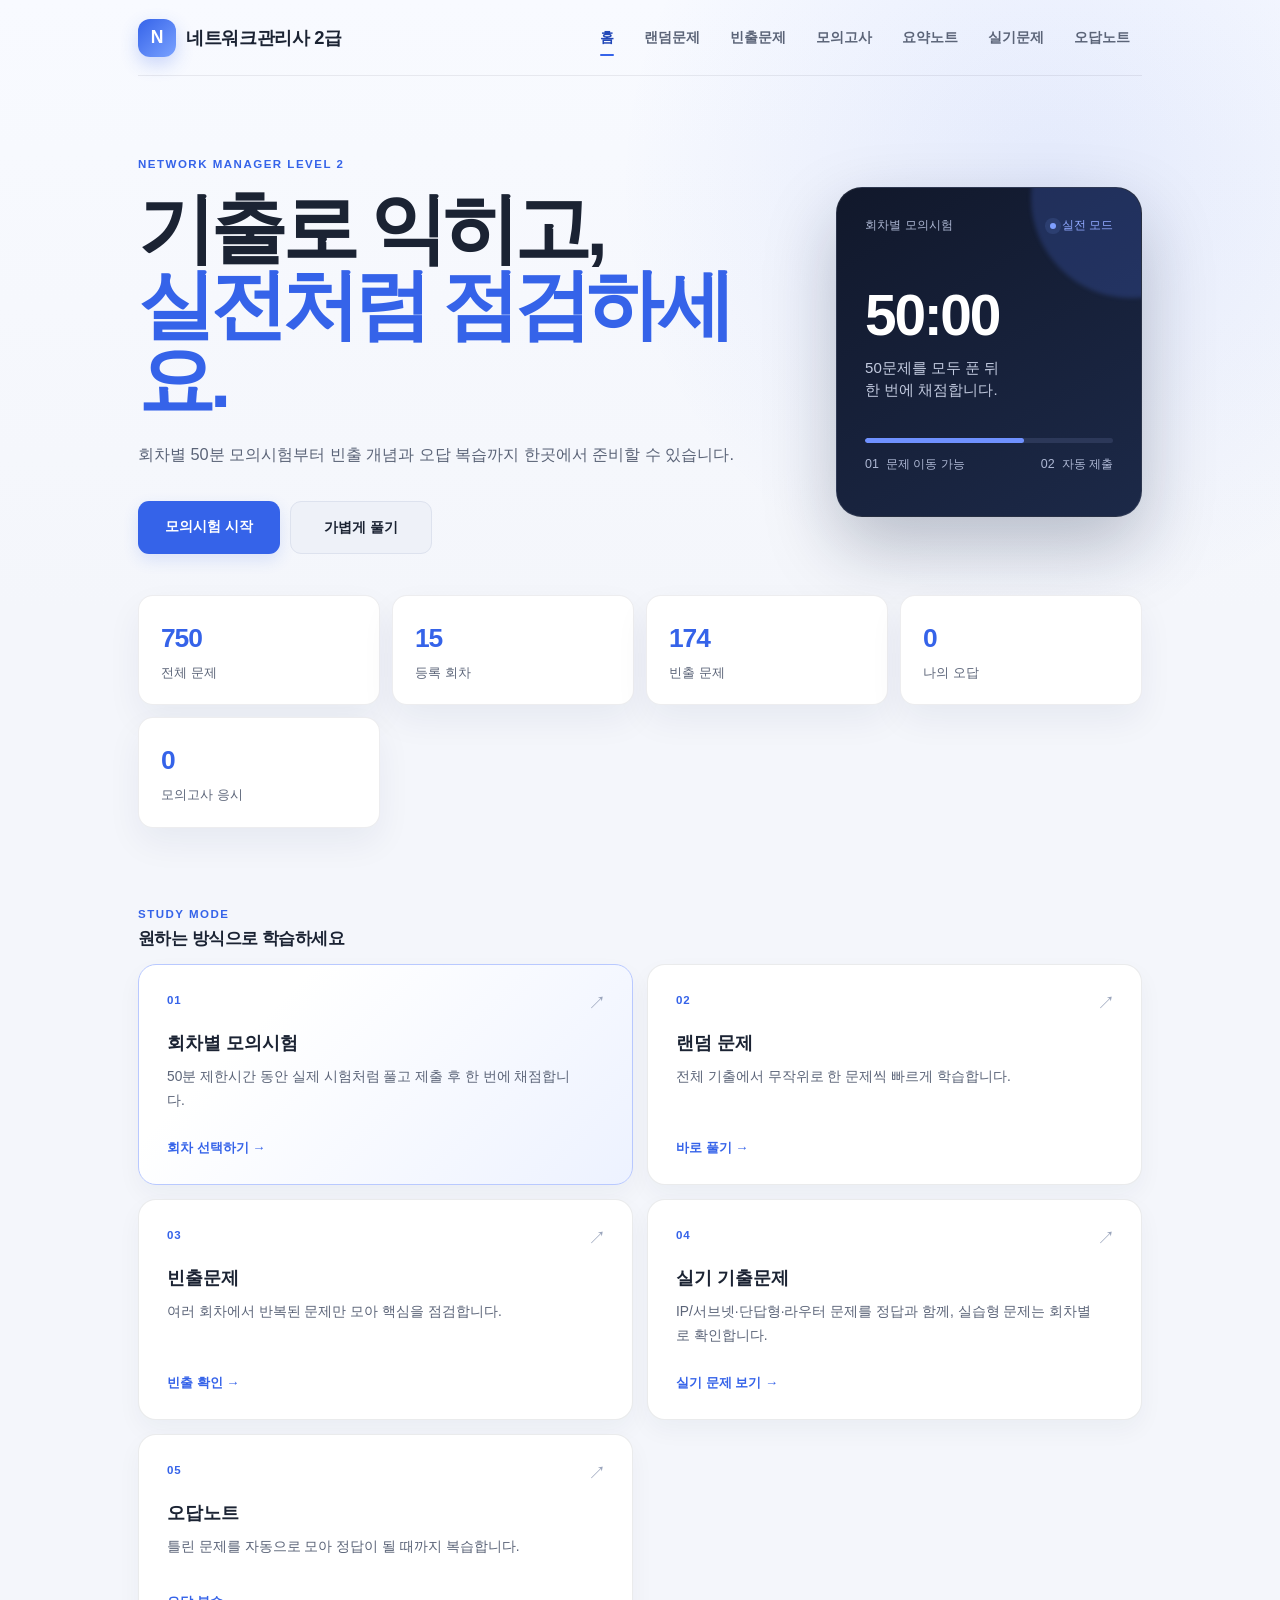
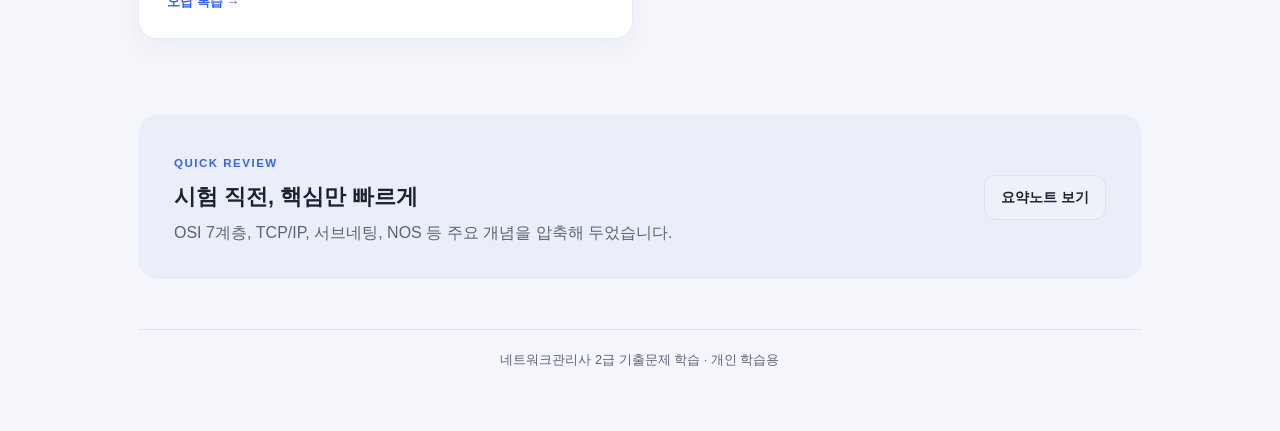
<file: index.html>
<!doctype html>
<html lang="ko">
<head>
  <meta charset="UTF-8" />
  <meta name="viewport" content="width=device-width, initial-scale=1.0" />
  <meta name="description" content="네트워크관리사 2급 기출문제 모의시험과 핵심 요약" />
  <title>네트워크관리사 2급 기출문제</title>
  <link rel="stylesheet" href="css/style.css?v=20260826-1" />
</head>
<body>
  <div class="wrap">
    <header class="site-header">
      <a class="brand" href="index.html"><span class="logo">N</span><span>네트워크관리사 2급</span></a>
      <nav class="top-nav" aria-label="주요 메뉴">
        <a href="index.html" class="active">홈</a>
        <a href="quiz.html?mode=random">랜덤문제</a>
        <a href="quiz.html?mode=frequent">빈출문제</a>
        <a href="quiz.html?mode=round">모의고사</a>
        <a href="summary.html">요약노트</a>
        <a href="practical.html">실기문제</a>
        <a href="quiz.html?mode=wrong">오답노트</a>
      </nav>
    </header>

    <main>
      <section class="home-hero">
        <div class="hero-copy">
          <span class="eyebrow">NETWORK MANAGER LEVEL 2</span>
          <h1>기출로 익히고,<br /><em>실전처럼 점검하세요.</em></h1>
          <p>회차별 50분 모의시험부터 빈출 개념과 오답 복습까지 한곳에서 준비할 수 있습니다.</p>
          <div class="hero-actions">
            <a class="btn large" href="quiz.html?mode=round">모의시험 시작</a>
            <a class="btn secondary large" href="quiz.html?mode=random">가볍게 풀기</a>
          </div>
        </div>
        <div class="hero-panel" aria-label="모의시험 안내">
          <div class="panel-top"><span>회차별 모의시험</span><span class="live-dot"><i></i> 실전 모드</span></div>
          <strong>50:00</strong>
          <p>50문제를 모두 푼 뒤<br />한 번에 채점합니다.</p>
          <div class="mini-progress"><span></span></div>
          <div class="panel-meta"><span>01&nbsp;&nbsp;문제 이동 가능</span><span>02&nbsp;&nbsp;자동 제출</span></div>
        </div>
      </section>

      <div class="stat-row" id="statRow">
        <div class="stat-card"><div class="num" id="statTotal">-</div><div class="label">전체 문제</div></div>
        <div class="stat-card"><div class="num" id="statRounds">-</div><div class="label">등록 회차</div></div>
        <div class="stat-card"><div class="num" id="statFreq">-</div><div class="label">빈출 문제</div></div>
        <div class="stat-card"><div class="num" id="statWrong">-</div><div class="label">나의 오답</div></div>
        <div class="stat-card"><div class="num" id="statExam">-</div><div class="label">모의고사 응시</div></div>
      </div>

      <section class="block">
        <div class="section-heading"><div><span class="eyebrow">STUDY MODE</span><h2>원하는 방식으로 학습하세요</h2></div></div>
        <div class="menu-grid">
          <a class="menu-card featured" href="quiz.html?mode=round"><div class="card-icon">01</div><h3>회차별 모의시험</h3><p>50분 제한시간 동안 실제 시험처럼 풀고 제출 후 한 번에 채점합니다.</p><span class="card-link">회차 선택하기 →</span></a>
          <a class="menu-card" href="quiz.html?mode=random"><div class="card-icon">02</div><h3>랜덤 문제</h3><p>전체 기출에서 무작위로 한 문제씩 빠르게 학습합니다.</p><span class="card-link">바로 풀기 →</span></a>
          <a class="menu-card" href="quiz.html?mode=frequent"><div class="card-icon">03</div><h3>빈출문제</h3><p>여러 회차에서 반복된 문제만 모아 핵심을 점검합니다.</p><span class="card-link">빈출 확인 →</span></a>
          <a class="menu-card" href="practical.html"><div class="card-icon">04</div><h3>실기 기출문제</h3><p>IP/서브넷·단답형·라우터 문제를 정답과 함께, 실습형 문제는 회차별로 확인합니다.</p><span class="card-link">실기 문제 보기 →</span></a>
          <a class="menu-card" href="quiz.html?mode=wrong"><div class="card-icon">05</div><h3>오답노트</h3><p>틀린 문제를 자동으로 모아 정답이 될 때까지 복습합니다.</p><span class="card-link">오답 복습 →</span></a>
        </div>
      </section>

      <section class="summary-banner">
        <div><span class="eyebrow">QUICK REVIEW</span><h2>시험 직전, 핵심만 빠르게</h2><p>OSI 7계층, TCP/IP, 서브네팅, NOS 등 주요 개념을 압축해 두었습니다.</p></div>
        <a class="btn secondary" href="summary.html">요약노트 보기</a>
      </section>
    </main>
    <footer class="site-footer">네트워크관리사 2급 기출문제 학습 · 개인 학습용</footer>
  </div>
  <script src="js/data.js"></script>
  <script>
    (async () => {
      try {
        const bank = await loadQuestionBank();
        const qs = bank.questions || [];
        document.getElementById("statTotal").textContent = qs.length.toLocaleString();
        document.getElementById("statRounds").textContent = getRounds(qs).length;
        document.getElementById("statFreq").textContent = getFrequentQuestions(qs, 2).length;
      } catch (error) { console.error(error); }
      document.getElementById("statWrong").textContent = getWrongQuestions().length;
      document.getElementById("statExam").textContent = getExamAttempts().length;
    })();
  </script>
</body>
</html>
</file>
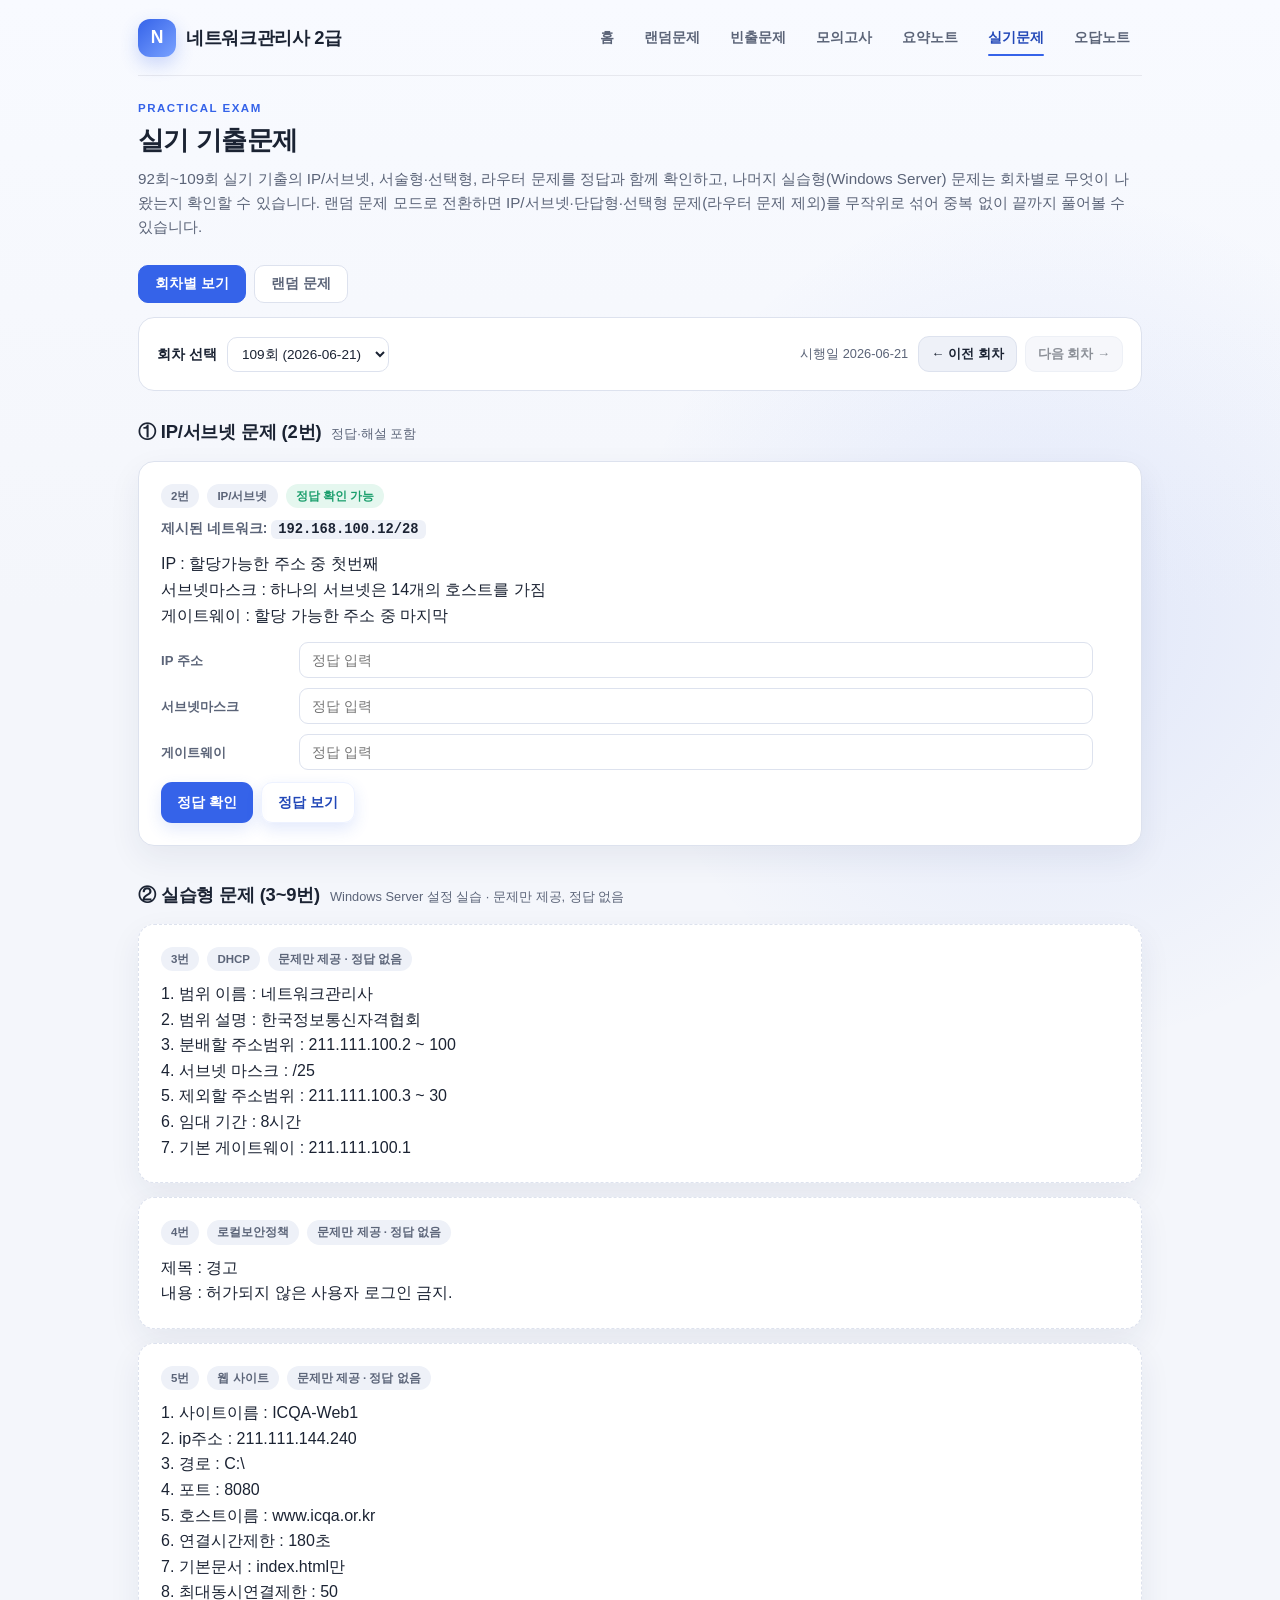
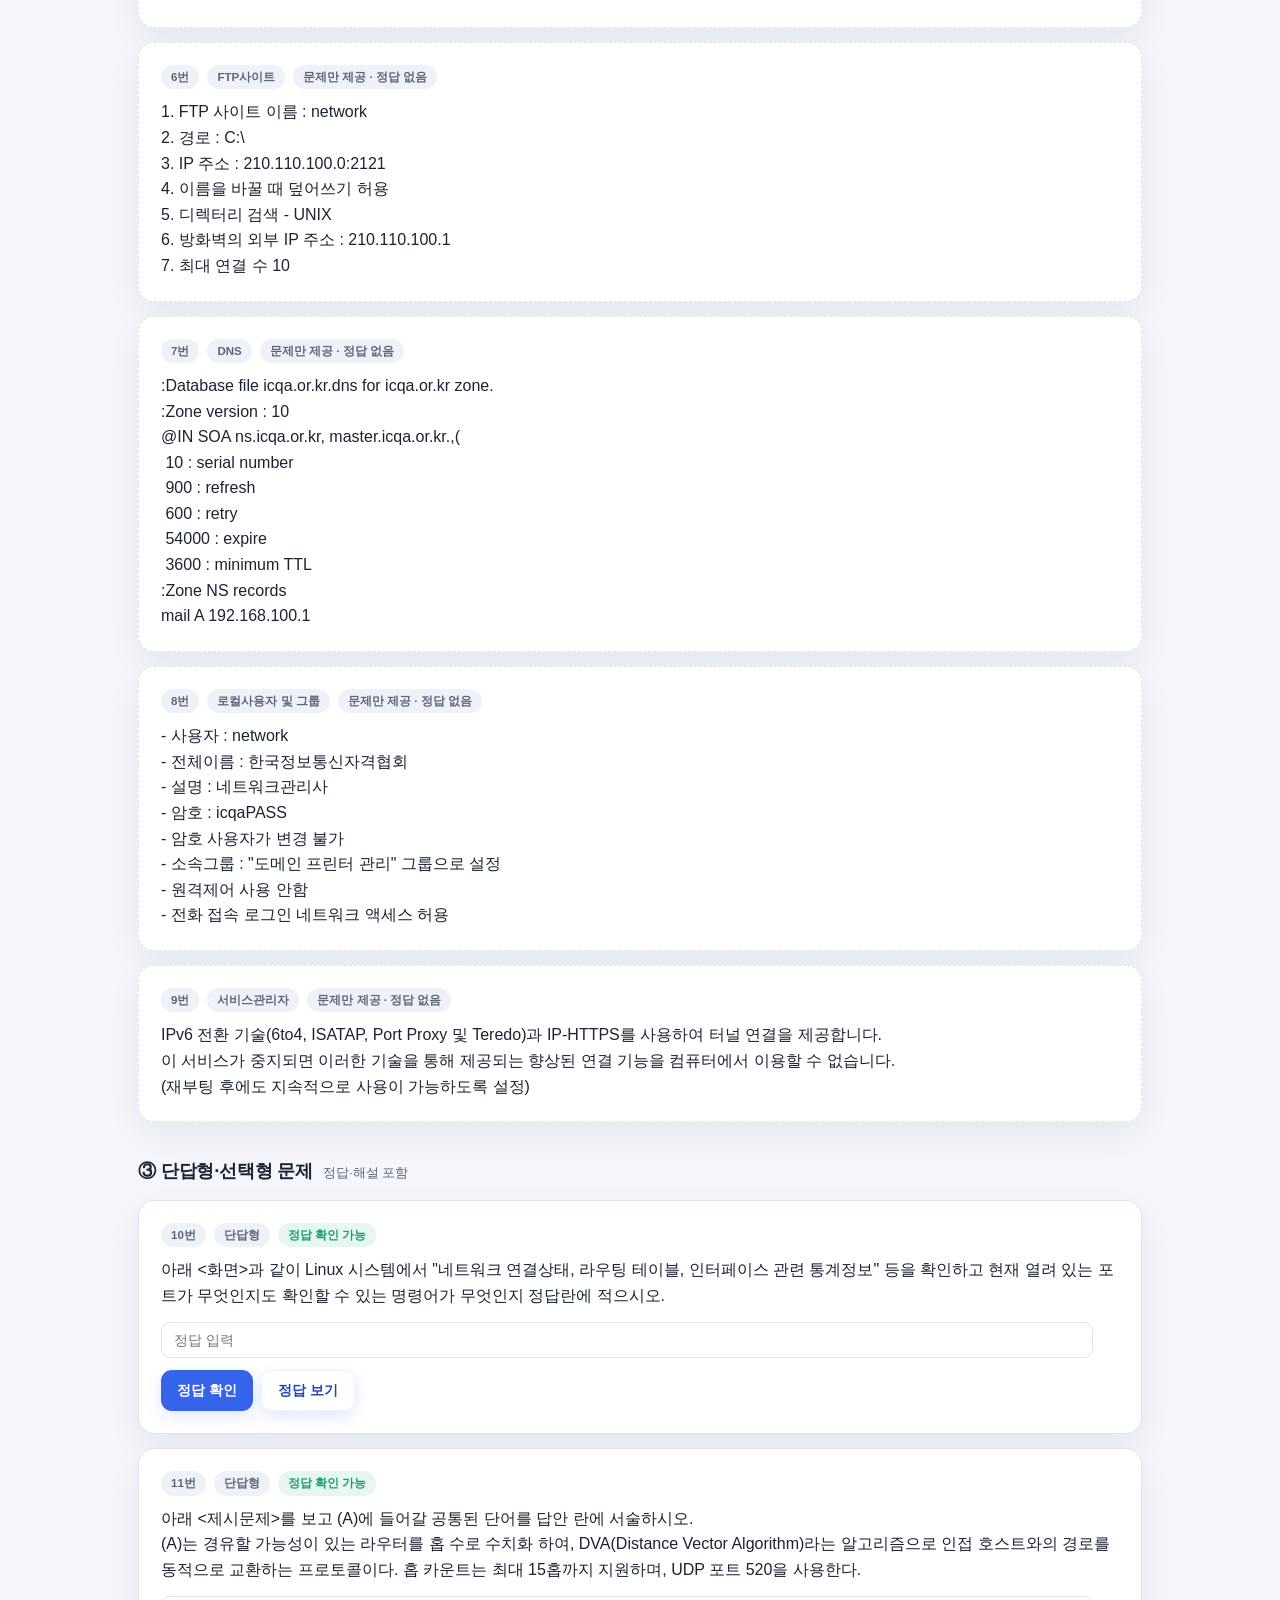
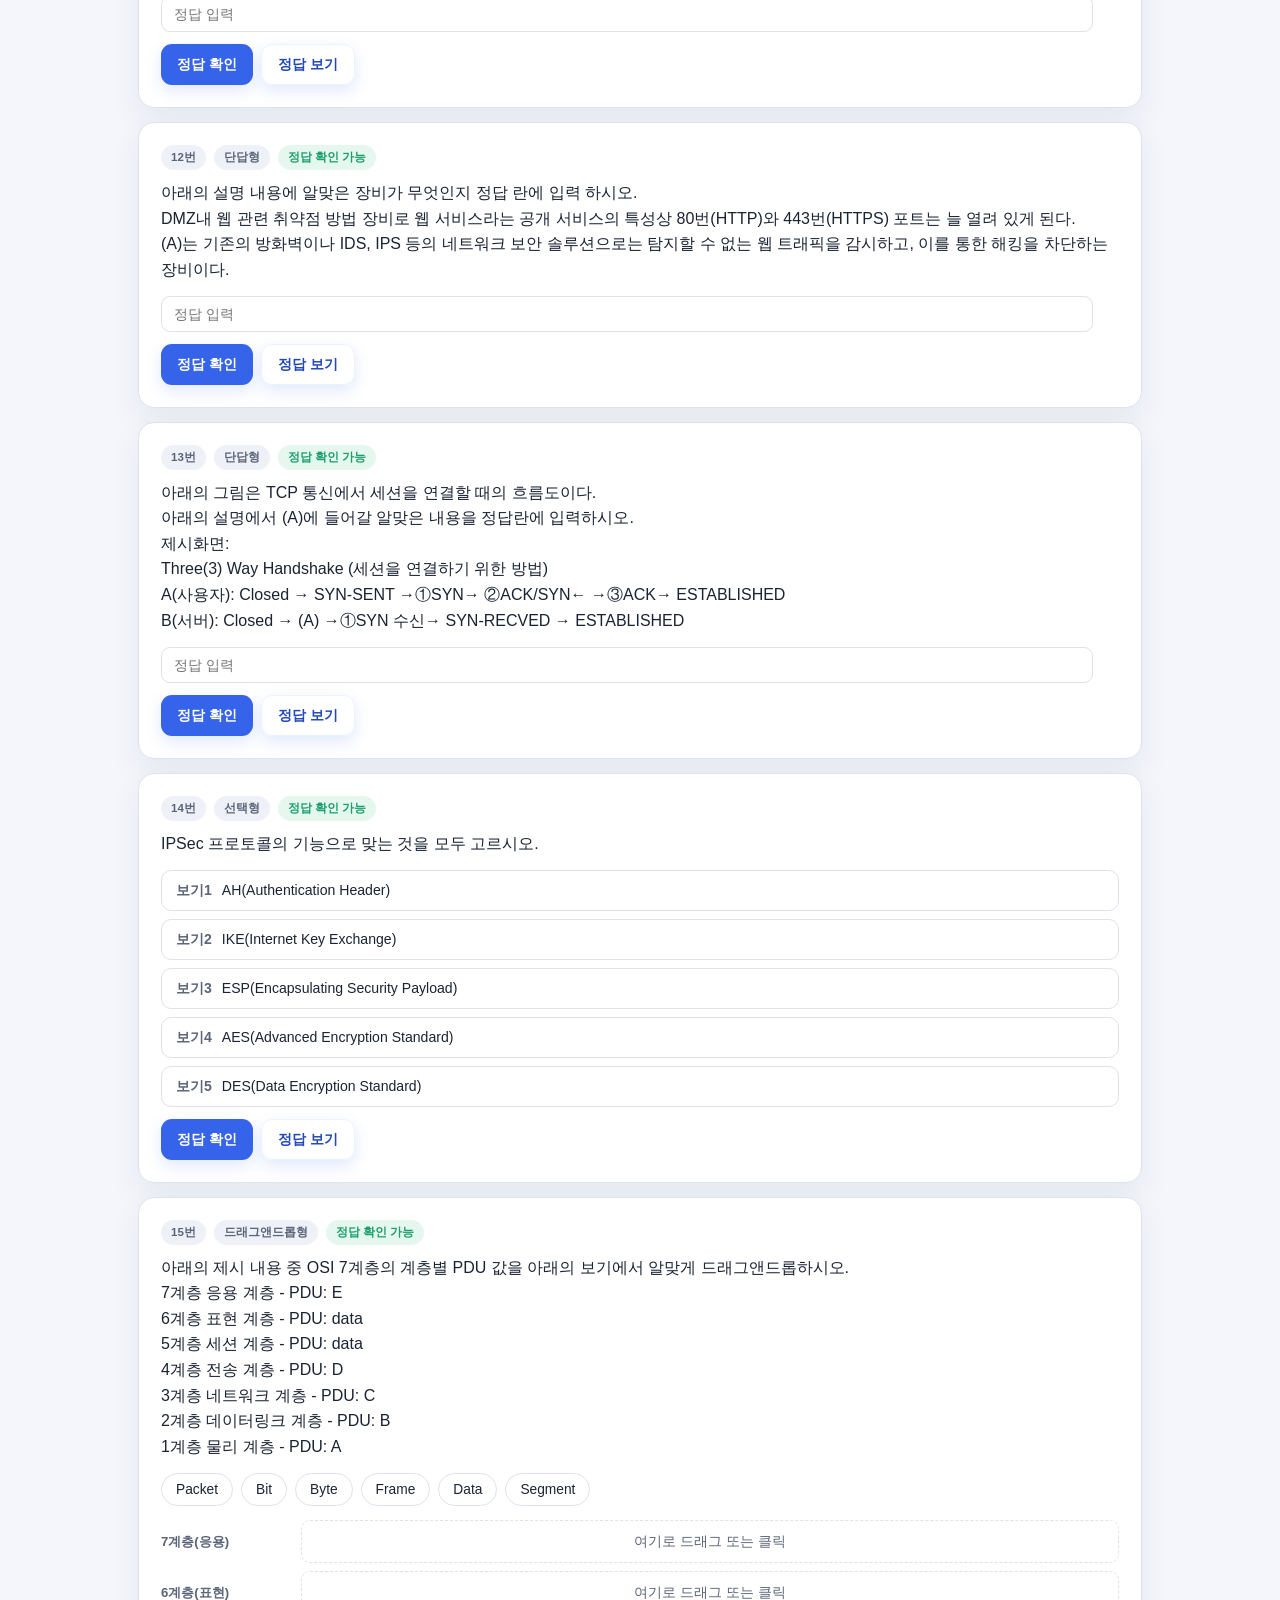
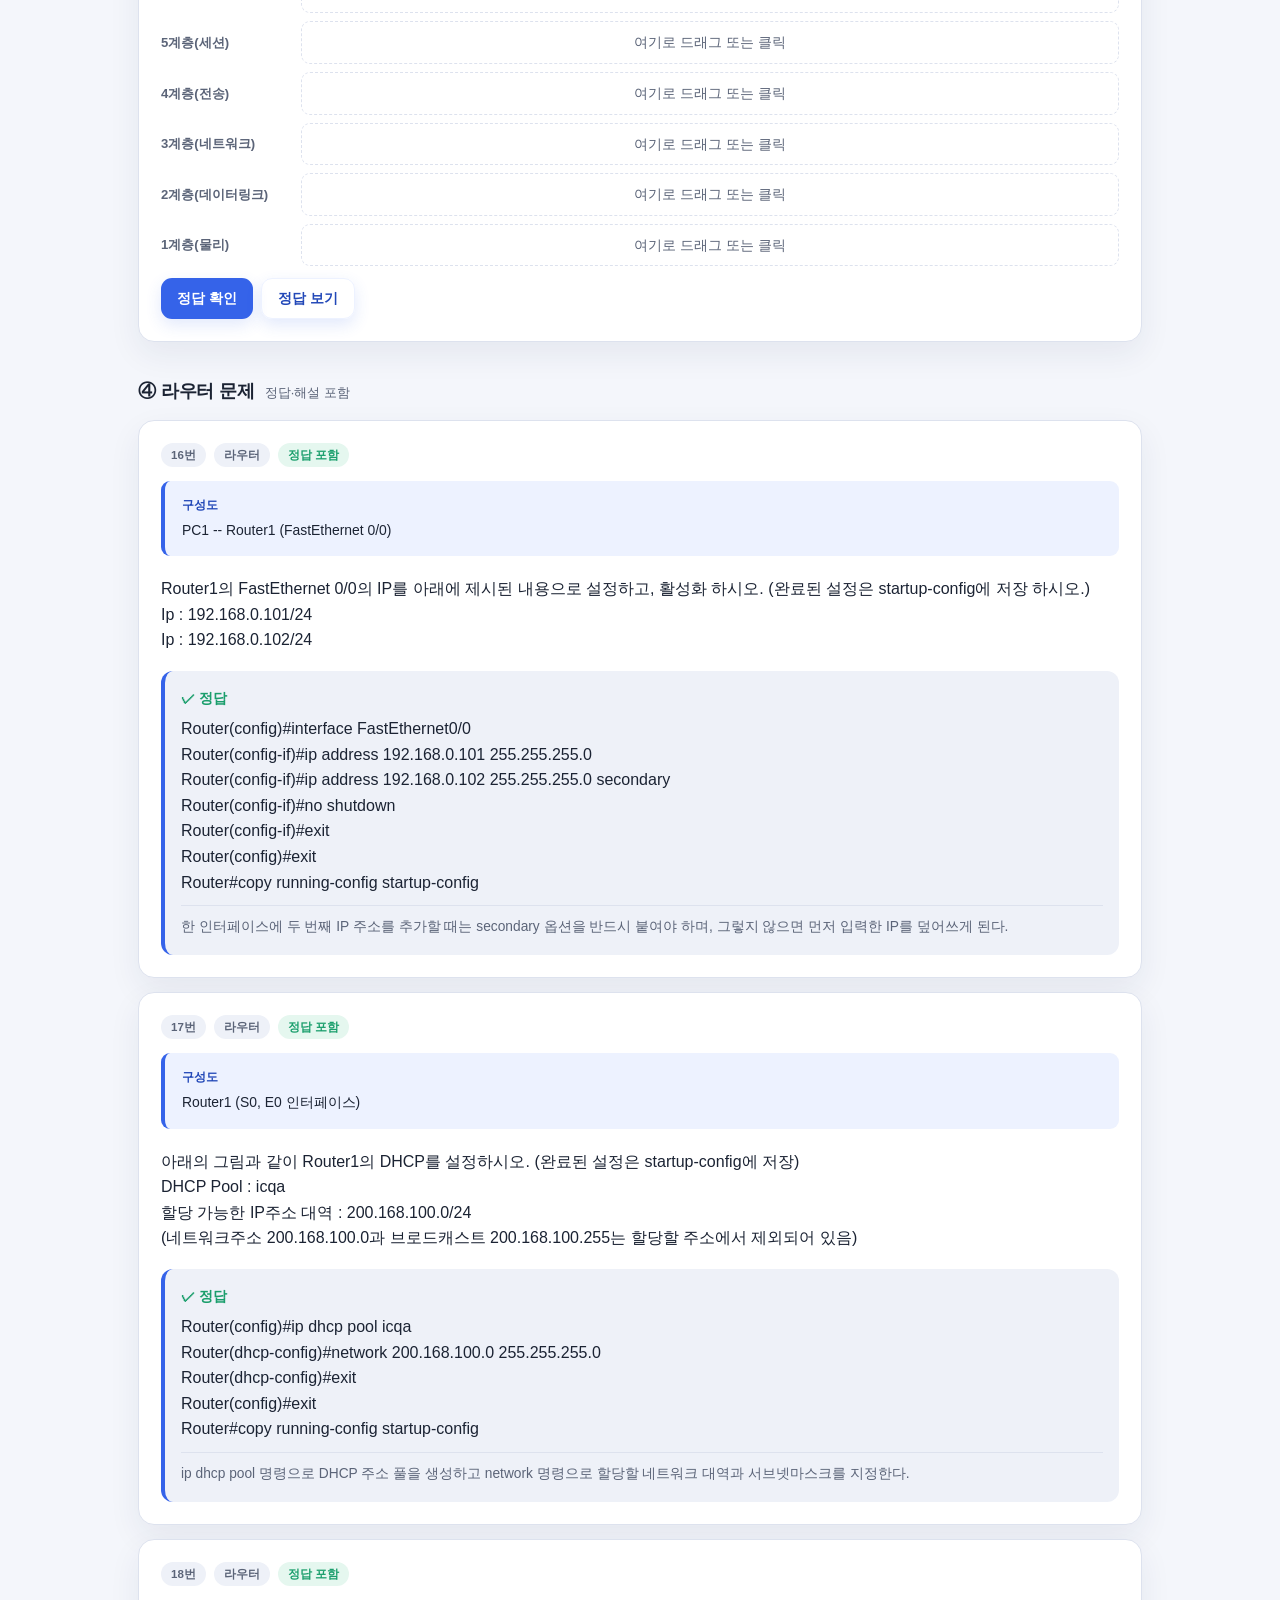
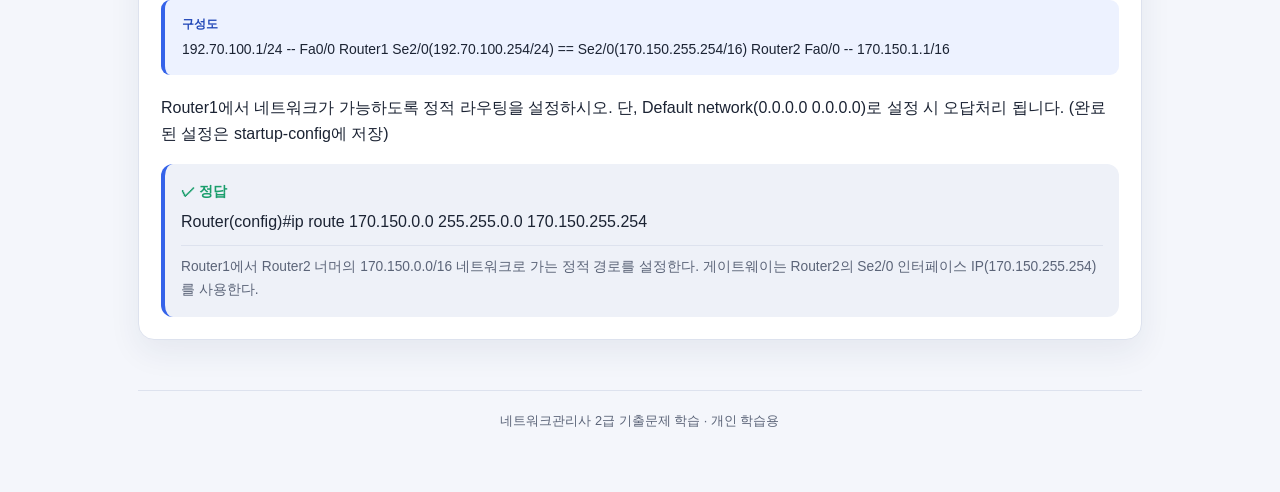
<file: practical.html>
<!doctype html>
<html lang="ko">
<head>
  <meta charset="UTF-8" />
  <meta name="viewport" content="width=device-width, initial-scale=1.0" />
  <meta name="description" content="네트워크관리사 2급 실기 기출문제 (IP/서브넷, 단답형·선택형, 라우터 문제와 정답 해설)" />
  <title>실기 기출문제 · 네트워크관리사 2급</title>
  <link rel="stylesheet" href="css/style.css?v=20260827-3" />
</head>
<body>
  <div class="wrap">
    <header class="site-header">
      <a class="brand" href="index.html"><span class="logo">N</span><span>네트워크관리사 2급</span></a>
      <nav class="top-nav" aria-label="주요 메뉴">
        <a href="index.html">홈</a>
        <a href="quiz.html?mode=random">랜덤문제</a>
        <a href="quiz.html?mode=frequent">빈출문제</a>
        <a href="quiz.html?mode=round">모의고사</a>
        <a href="summary.html">요약노트</a>
        <a href="practical.html" class="active">실기문제</a>
        <a href="quiz.html?mode=wrong">오답노트</a>
      </nav>
    </header>

    <main>
      <div class="hero quiz-hero">
        <div>
          <span class="eyebrow">PRACTICAL EXAM</span>
          <h1>실기 기출문제</h1>
          <p>92회~109회 실기 기출의 IP/서브넷, 서술형·선택형, 라우터 문제를 정답과 함께 확인하고, 나머지 실습형(Windows Server) 문제는 회차별로 무엇이 나왔는지 확인할 수 있습니다. 랜덤 문제 모드로 전환하면 IP/서브넷·단답형·선택형 문제(라우터 문제 제외)를 무작위로 섞어 중복 없이 끝까지 풀어볼 수 있습니다.</p>
        </div>
      </div>

      <div class="mode-toggle" role="tablist" aria-label="실기 문제 보기 방식">
        <button type="button" id="modeRoundBtn" class="mode-btn" data-mode="round">회차별 보기</button>
        <button type="button" id="modeRandomBtn" class="mode-btn" data-mode="random">랜덤 문제</button>
      </div>

      <div id="roundBar" class="round-controls practical-round-bar">
        <label for="roundSelect">회차 선택</label>
        <select id="roundSelect" class="round-select"></select>
        <span id="roundDate" class="round-note"></span>
        <div class="practical-round-nav">
          <button id="prevRoundBtn" class="btn secondary" type="button">← 이전 회차</button>
          <button id="nextRoundBtn" class="btn secondary" type="button">다음 회차 →</button>
        </div>
      </div>

      <div id="randomBar" class="round-controls practical-random-bar" hidden>
        <span id="randomProgress" class="round-note"></span>
        <span id="randomScore" class="round-note">정답 0 / 응답 0</span>
        <button id="nextRandomBtn" class="btn" type="button">다음 문제 →</button>
      </div>

      <div id="practicalArea"></div>
      <div id="practicalEmpty" class="empty-state" hidden><p>실기 기출문제 데이터를 불러오지 못했습니다.</p></div>
    </main>

    <footer class="site-footer">네트워크관리사 2급 기출문제 학습 · 개인 학습용</footer>
  </div>
  <script src="js/practical.js?v=20260827-4"></script>
</body>
</html>
</file>
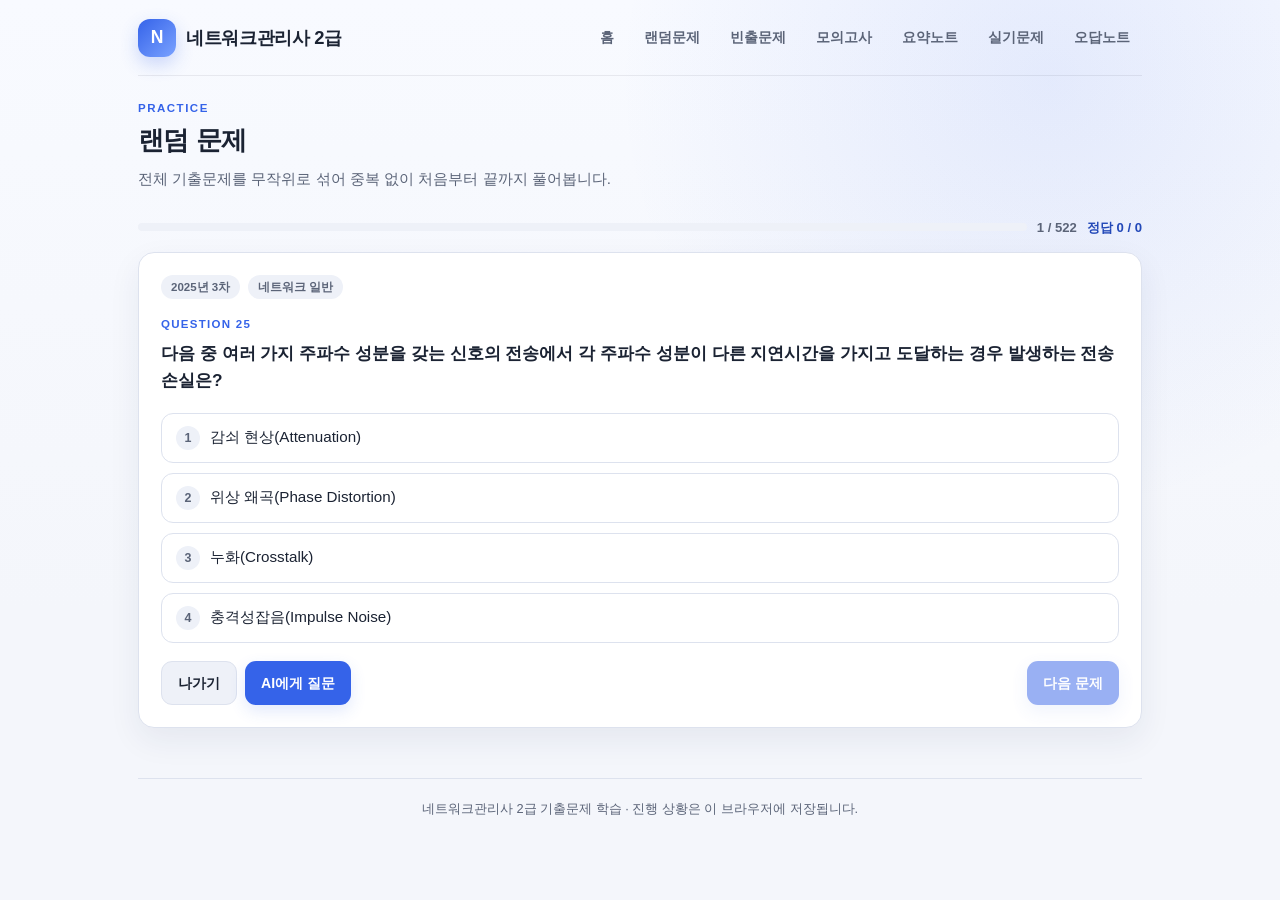
<file: quiz.html>
<!doctype html>
<html lang="ko">
<head>
  <meta charset="UTF-8" />
  <meta name="viewport" content="width=device-width, initial-scale=1.0" />
  <meta name="description" content="네트워크관리사 2급 기출문제 풀이" />
  <title>문제 풀기 · 네트워크관리사 2급</title>
  <link rel="stylesheet" href="css/style.css?v=20260826-1" />
</head>
<body>
  <div class="wrap">
    <header class="site-header">
      <a class="brand" href="index.html"><span class="logo">N</span><span>네트워크관리사 2급</span></a>
      <nav class="top-nav" aria-label="주요 메뉴">
        <a href="index.html">홈</a>
        <a href="quiz.html?mode=random">랜덤문제</a>
        <a href="quiz.html?mode=frequent">빈출문제</a>
        <a href="quiz.html?mode=round">모의고사</a>
        <a href="summary.html">요약노트</a>
        <a href="practical.html">실기문제</a>
        <a href="quiz.html?mode=wrong">오답노트</a>
      </nav>
    </header>

    <main>
      <div class="hero quiz-hero">
        <div>
          <span class="eyebrow">PRACTICE</span>
          <h1 id="modeTitle">문제 풀기</h1>
          <p id="modeDesc"></p>
        </div>
        <div id="timerCard" class="timer-card" hidden aria-live="polite">
          <span>남은 시간</span>
          <strong id="timerText">50:00</strong>
        </div>
      </div>

      <div id="roundControls" class="round-controls" hidden>
        <label for="roundSelect">응시할 회차</label>
        <select id="roundSelect" class="round-select"></select>
        <button id="startRoundBtn" class="btn" type="button">시험 시작</button>
        <span class="round-note">50문제 · 50분 · 제출 후 채점</span>
      </div>
      <div id="roundHistory" class="round-history" hidden></div>

      <div id="toolbar" class="quiz-toolbar" hidden>
        <div class="progress-bar" aria-hidden="true"><div id="progressBar"></div></div>
        <div id="progressText" class="toolbar-label"></div>
        <div id="scoreText" class="toolbar-score"></div>
      </div>

      <div id="examNavigator" class="exam-navigator" hidden>
        <div class="exam-navigator-head">
          <span>답안 현황</span>
          <span id="answerCount">0 / 50 답변</span>
        </div>
        <div id="questionMap" class="question-map"></div>
      </div>

      <div id="quizArea"></div>
      <div id="resultArea" hidden></div>
      <div id="emptyArea" hidden></div>
    </main>

    <footer class="site-footer">네트워크관리사 2급 기출문제 학습 · 진행 상황은 이 브라우저에 저장됩니다.</footer>
  </div>
  <script src="js/data.js"></script>
  <script src="js/quiz.js"></script>
</body>
</html>
</file>
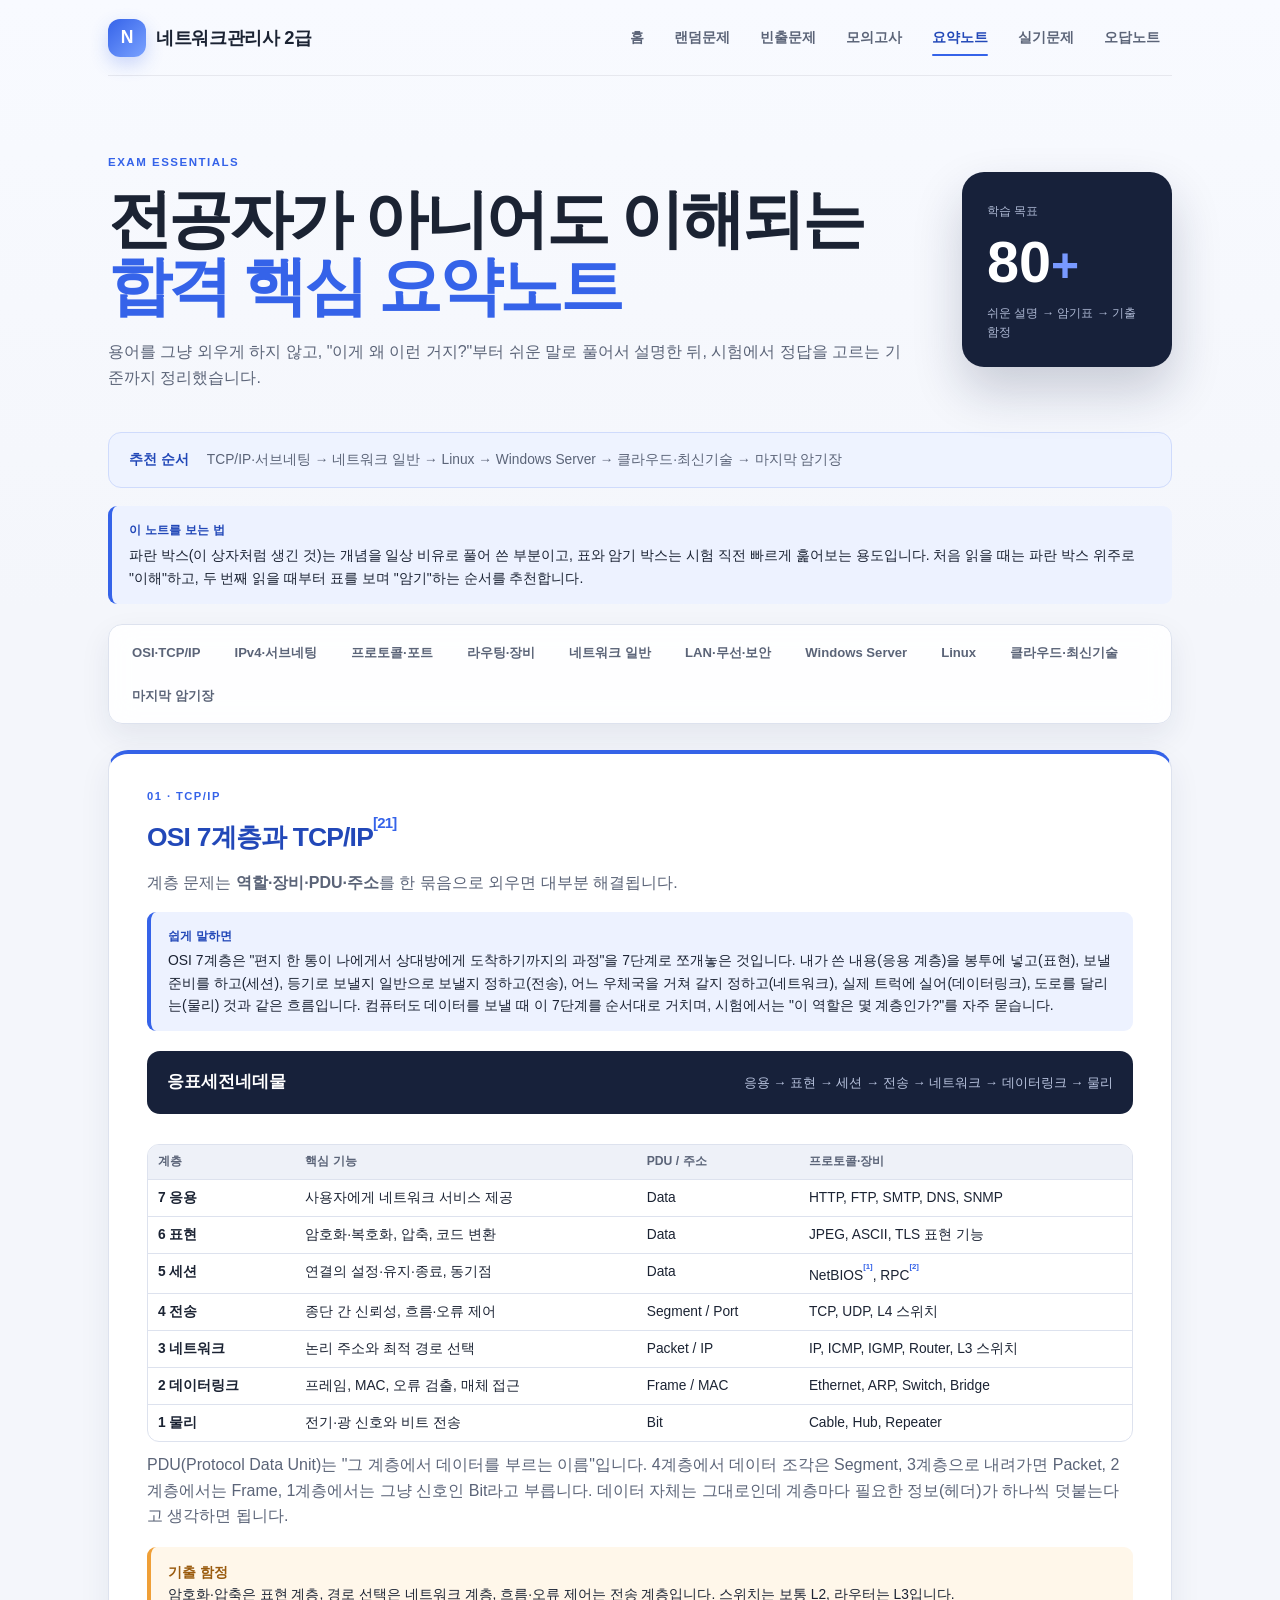
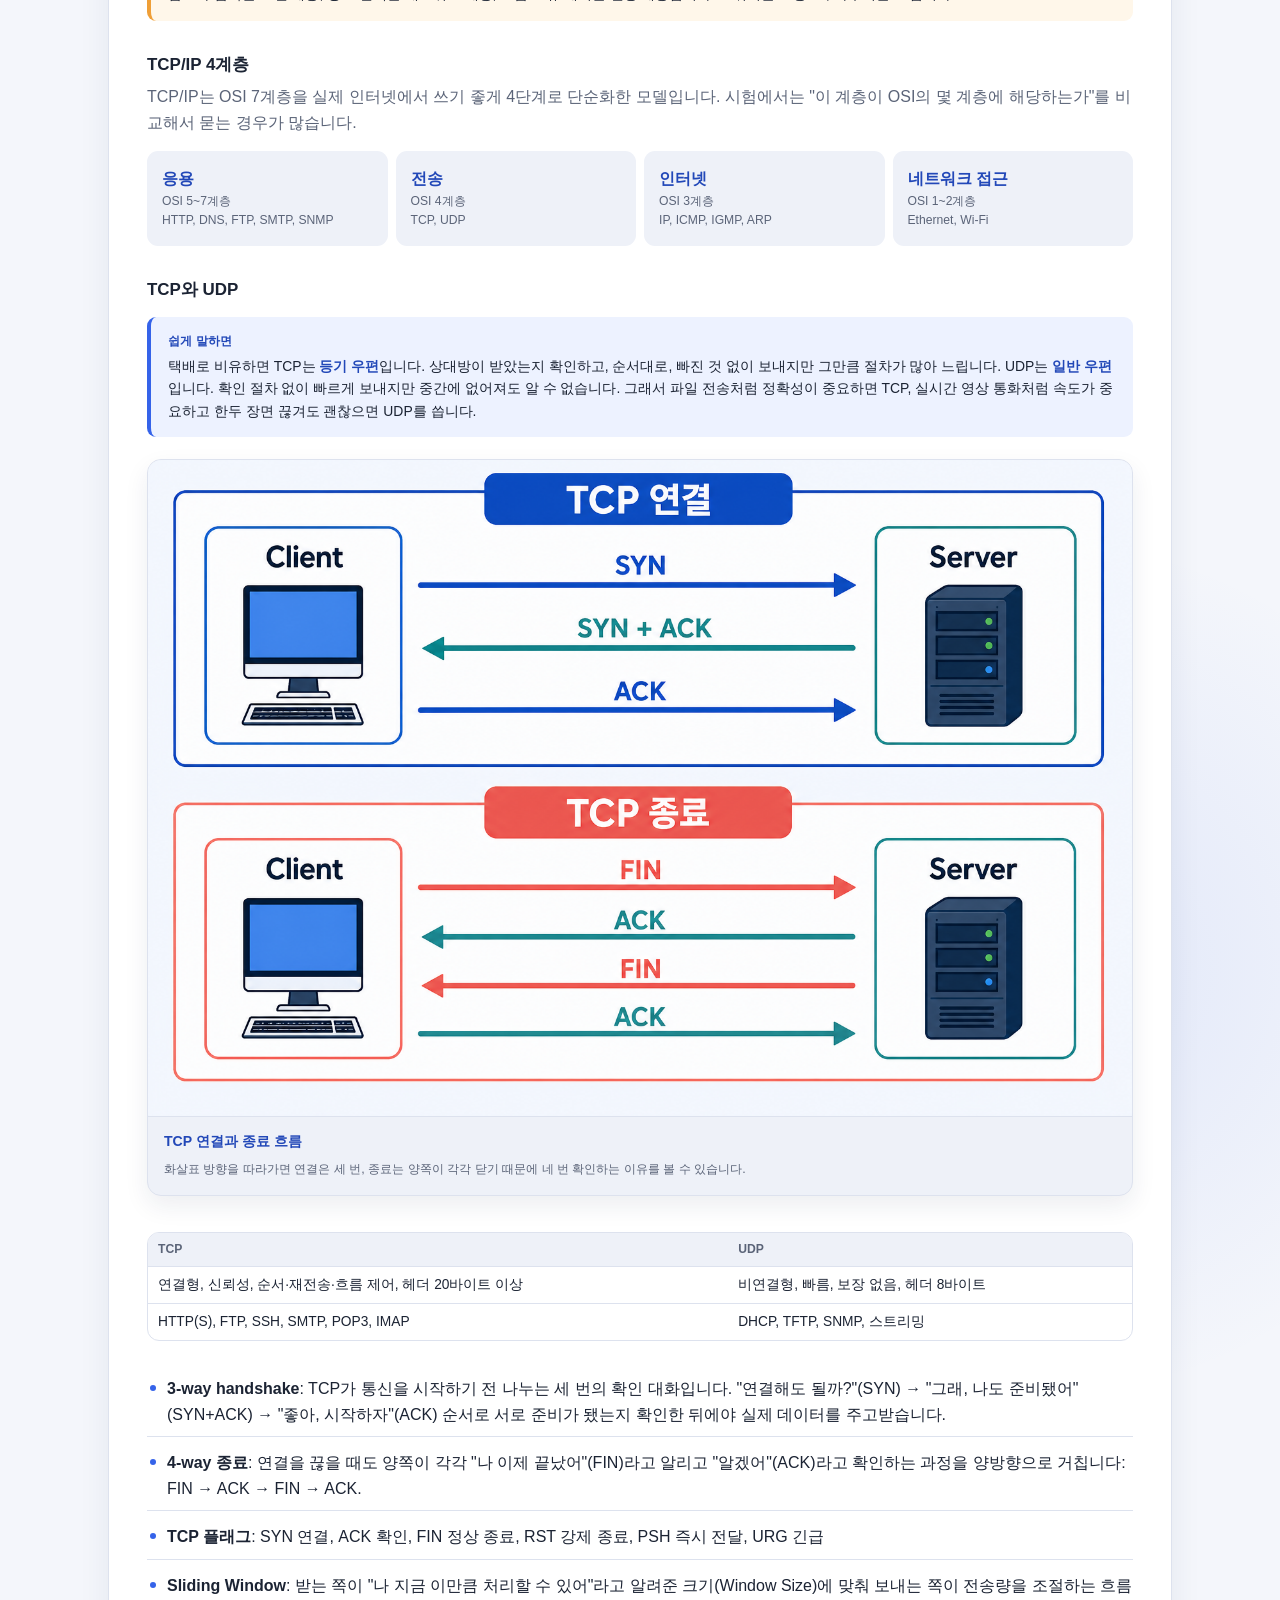
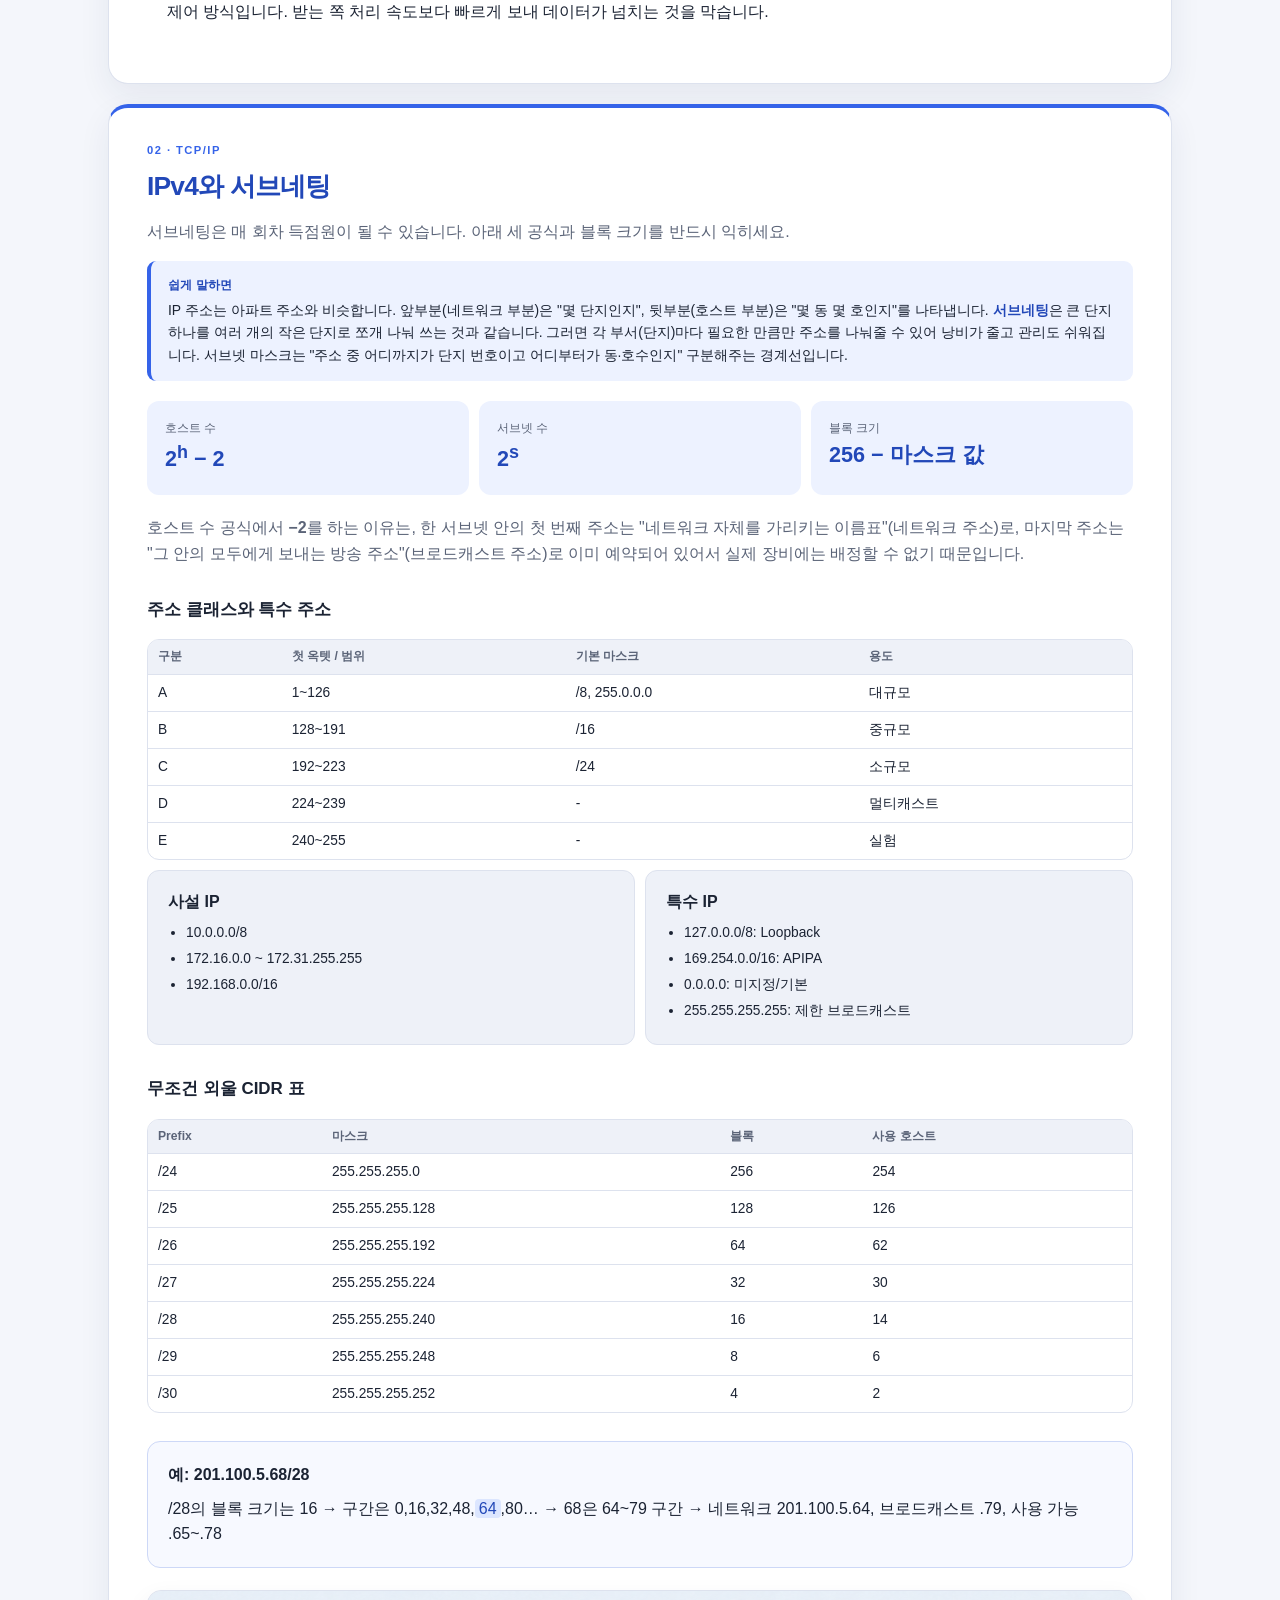
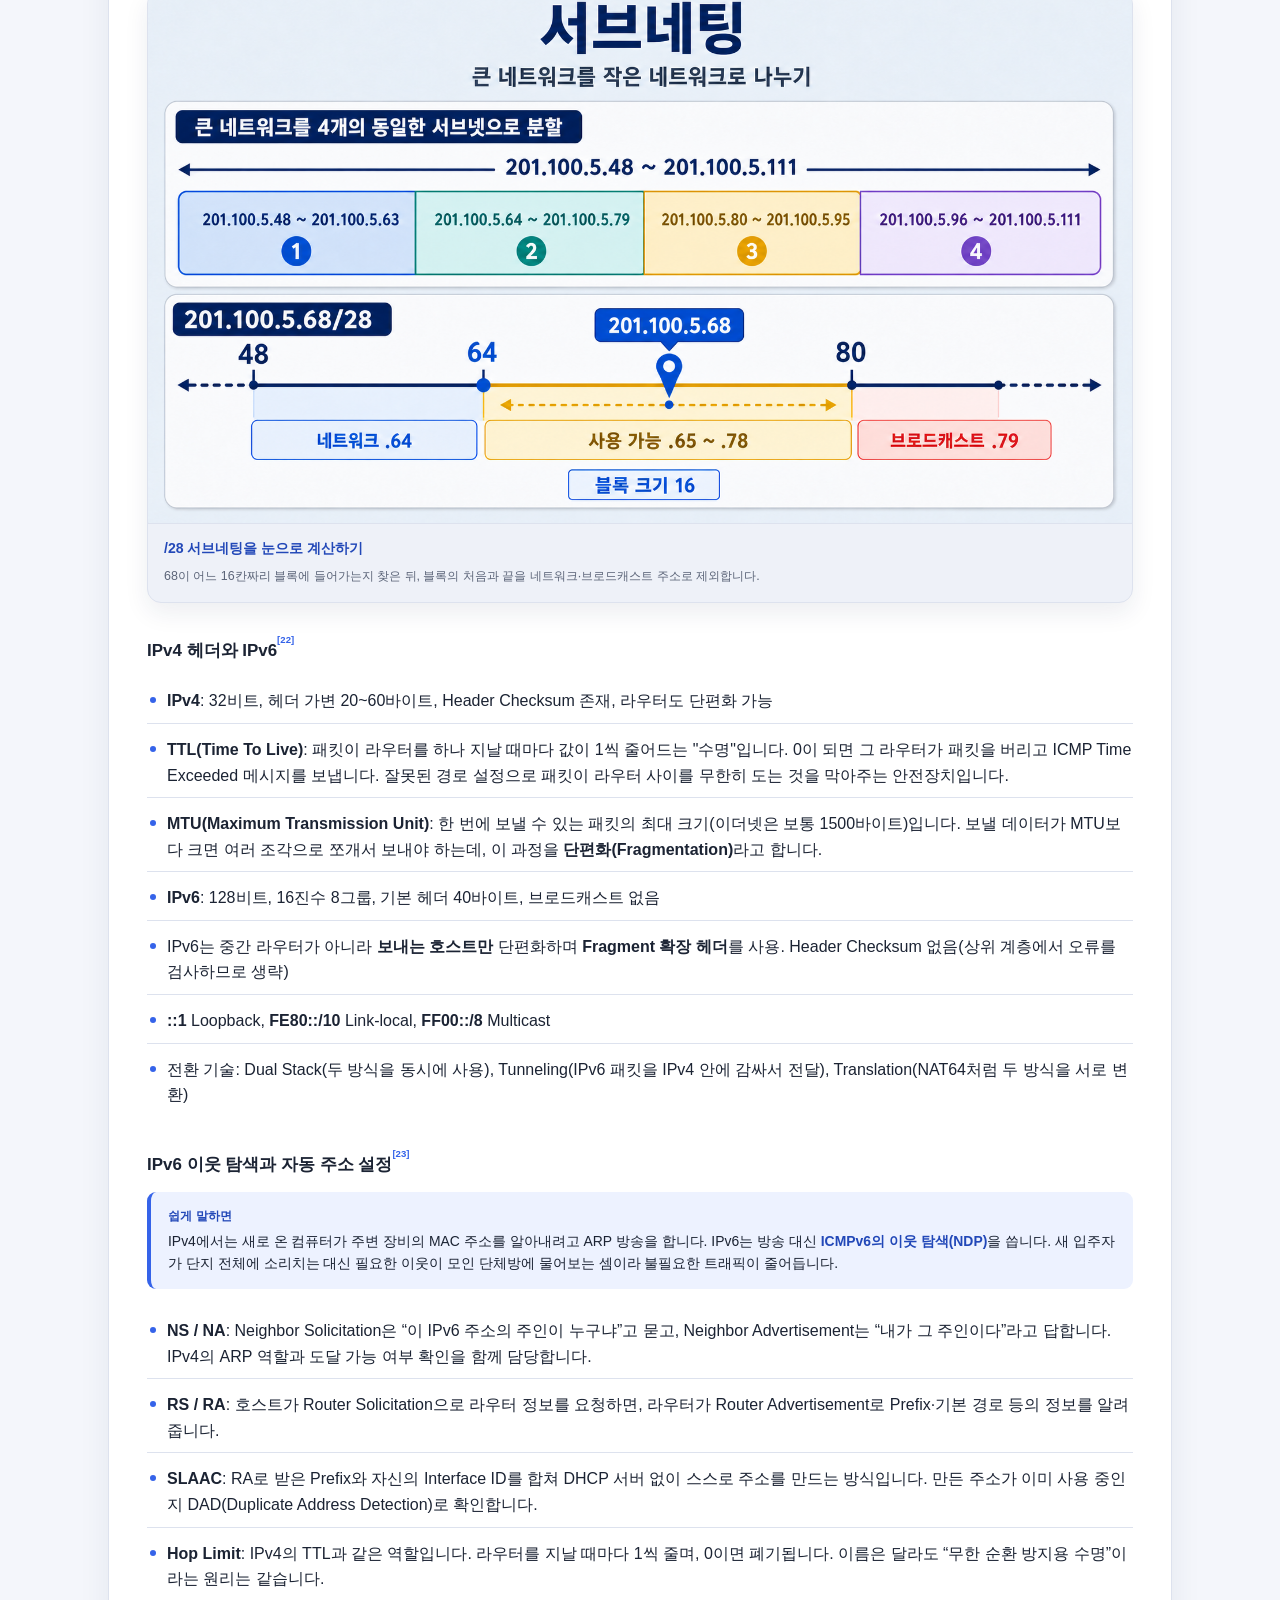
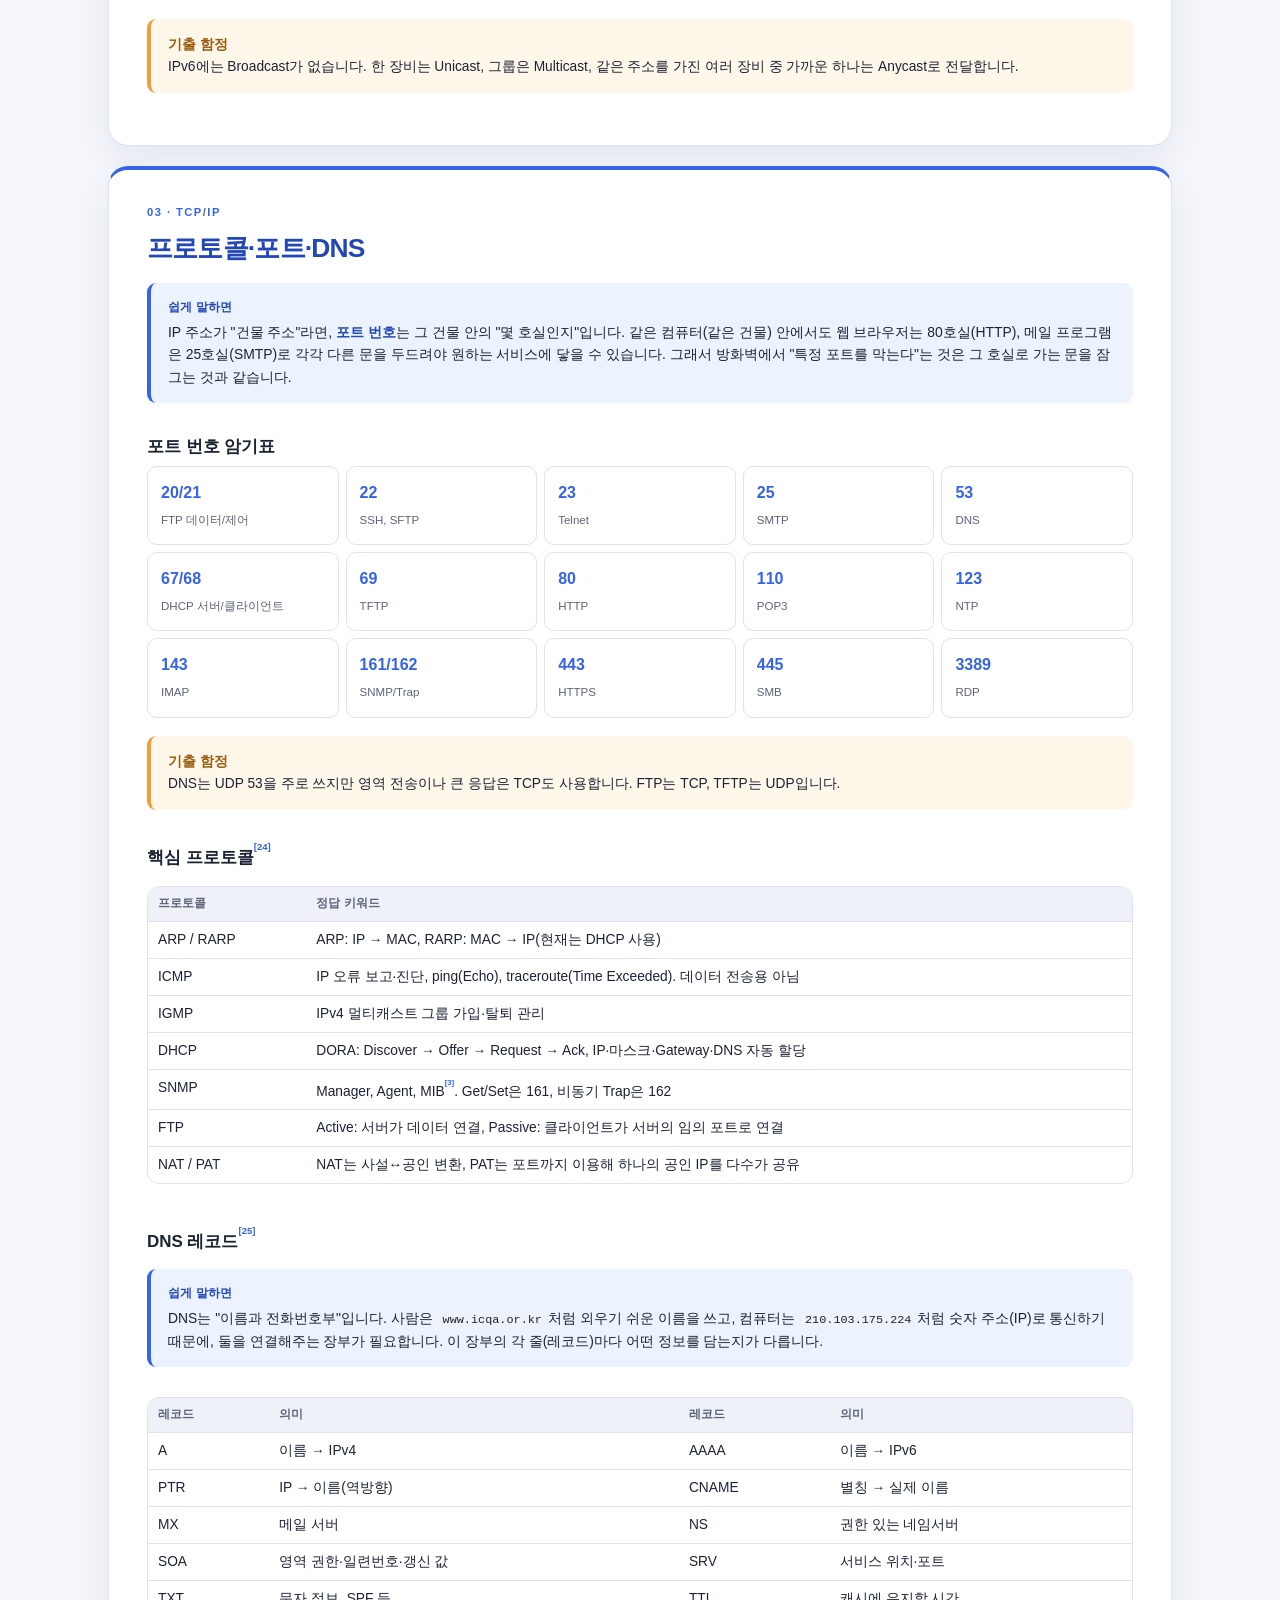
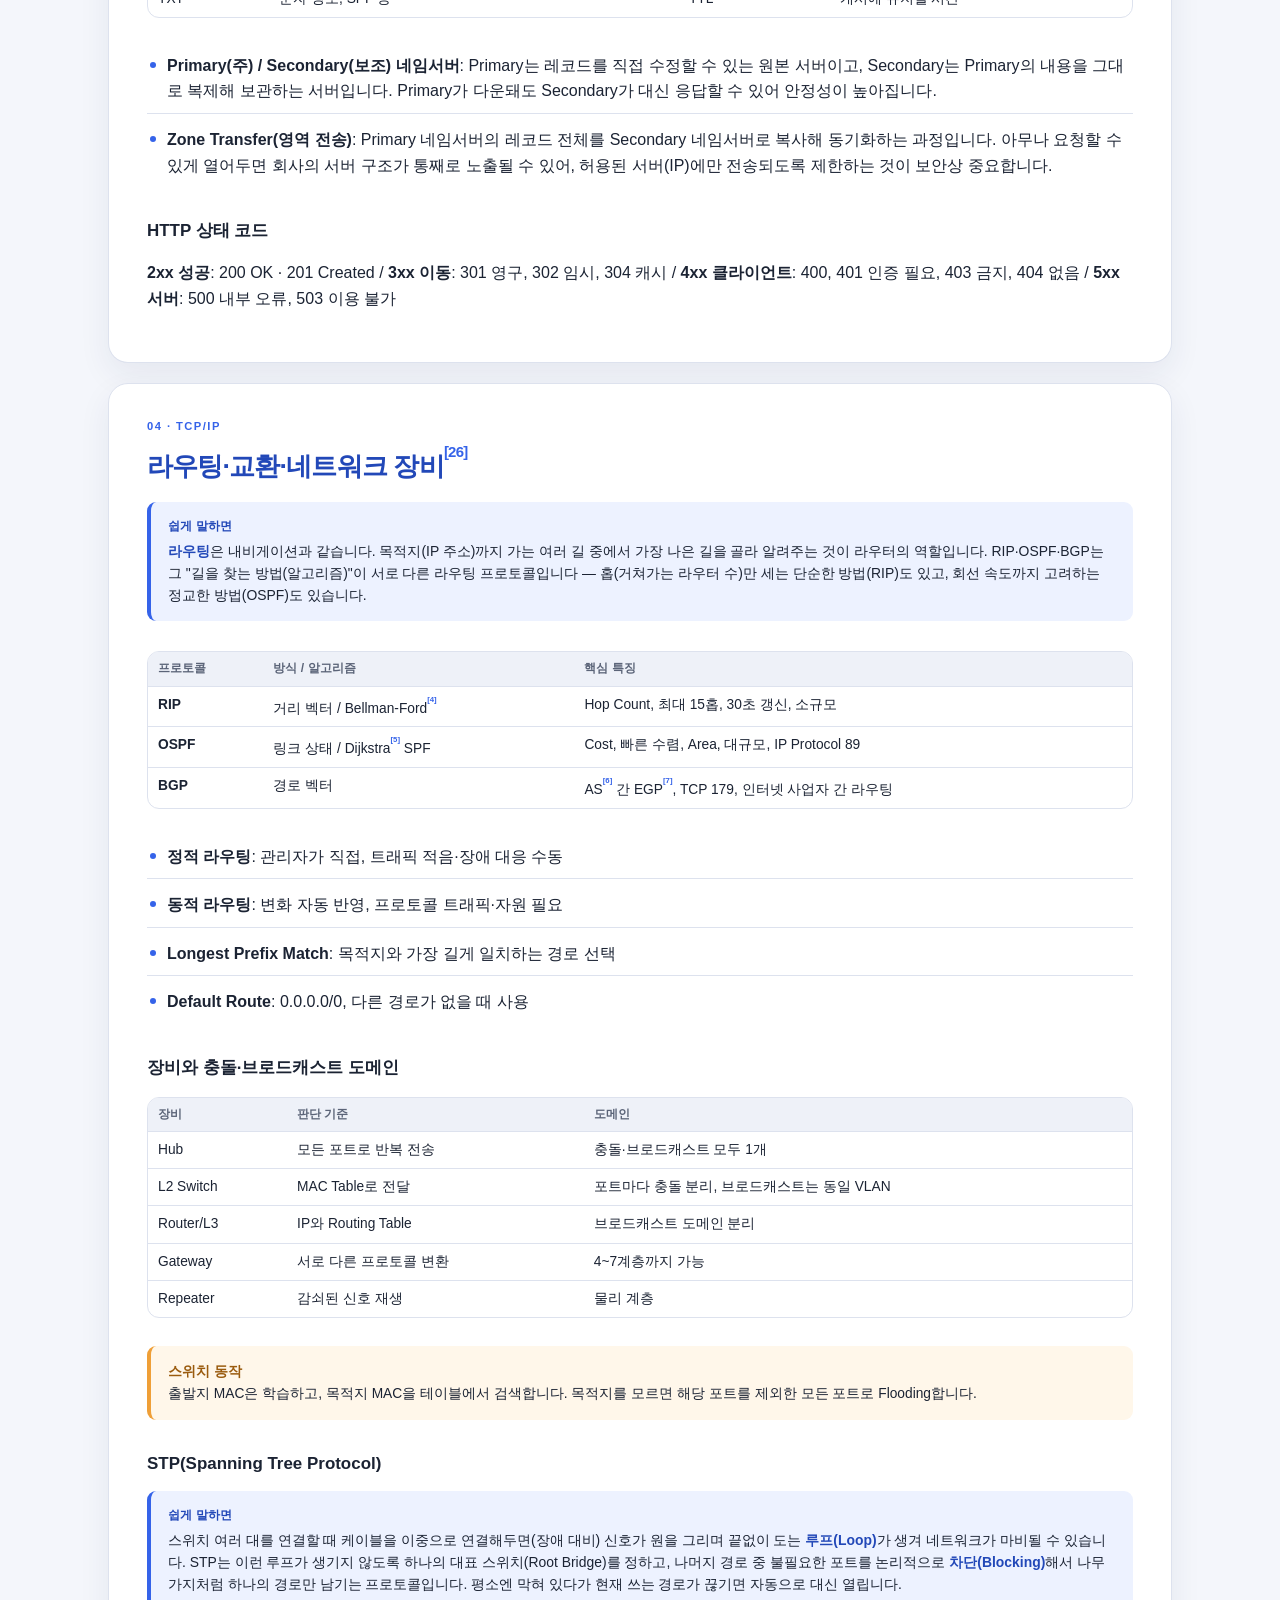
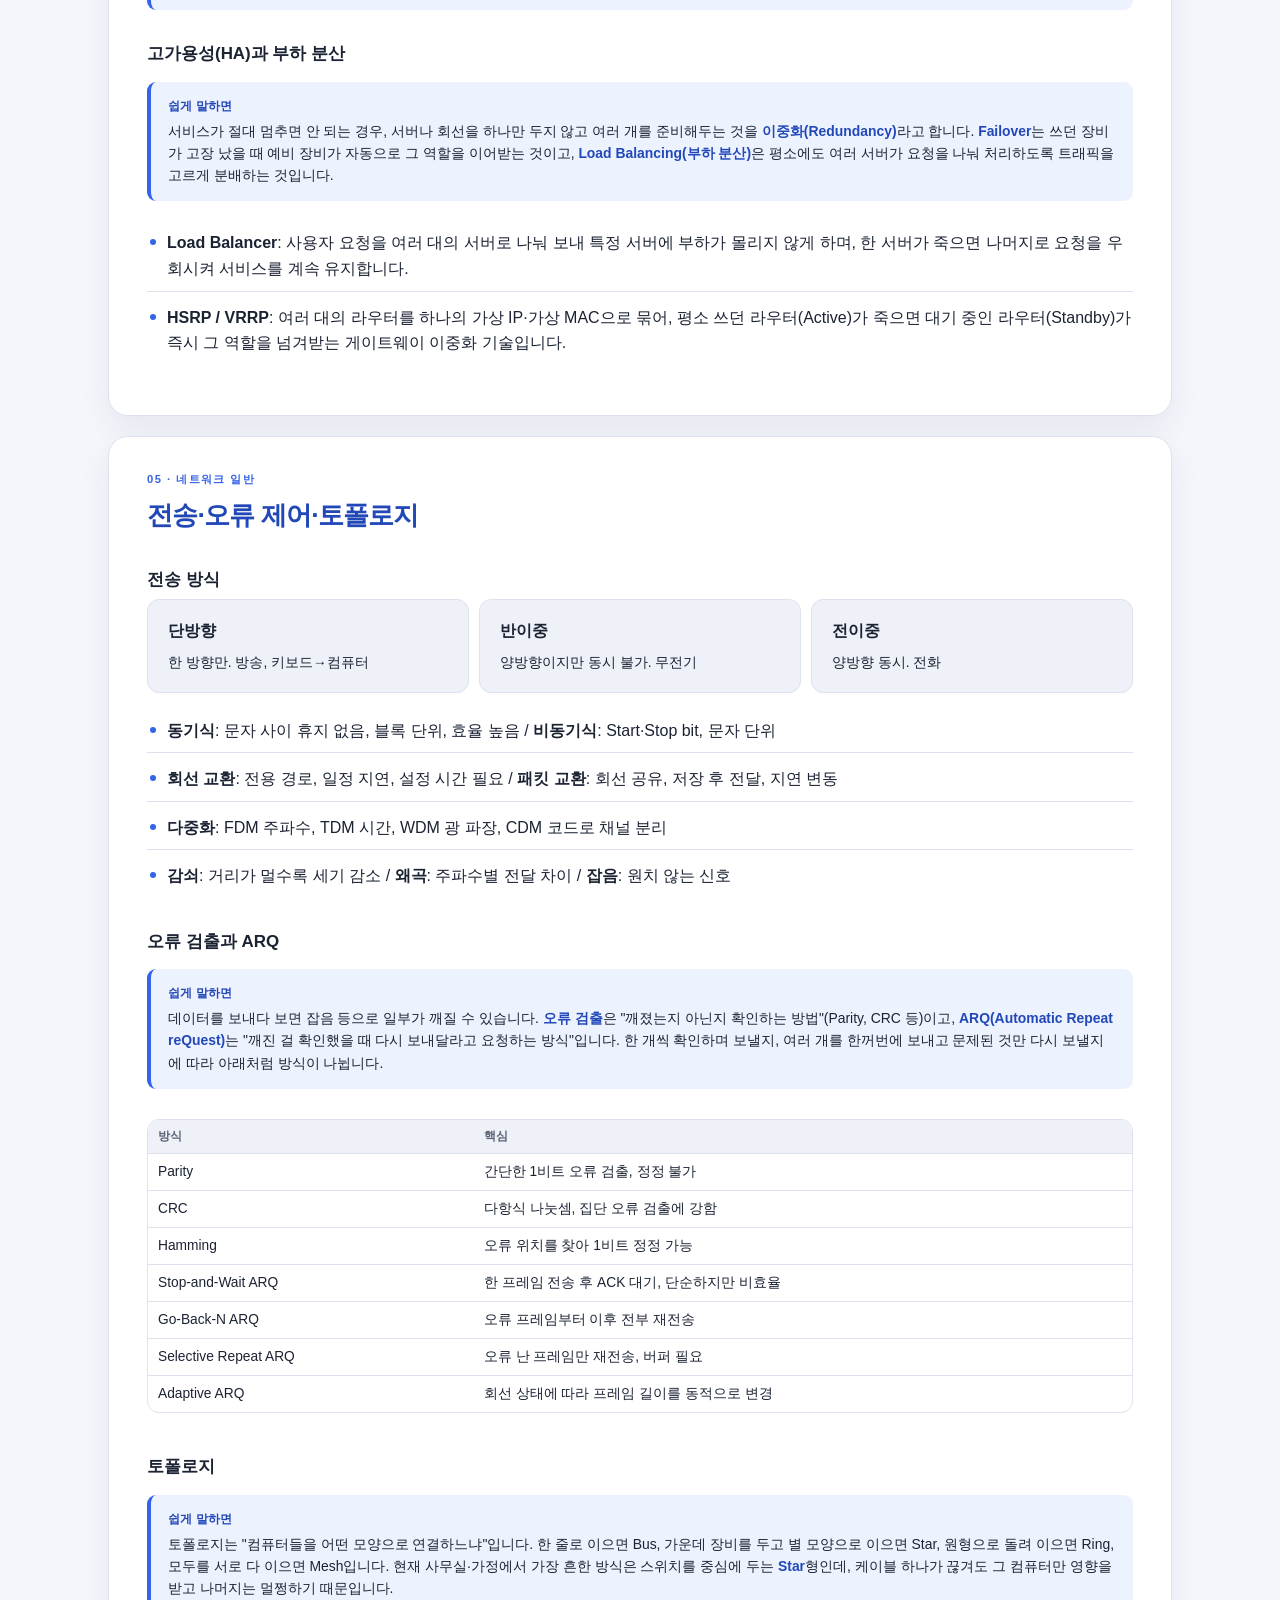
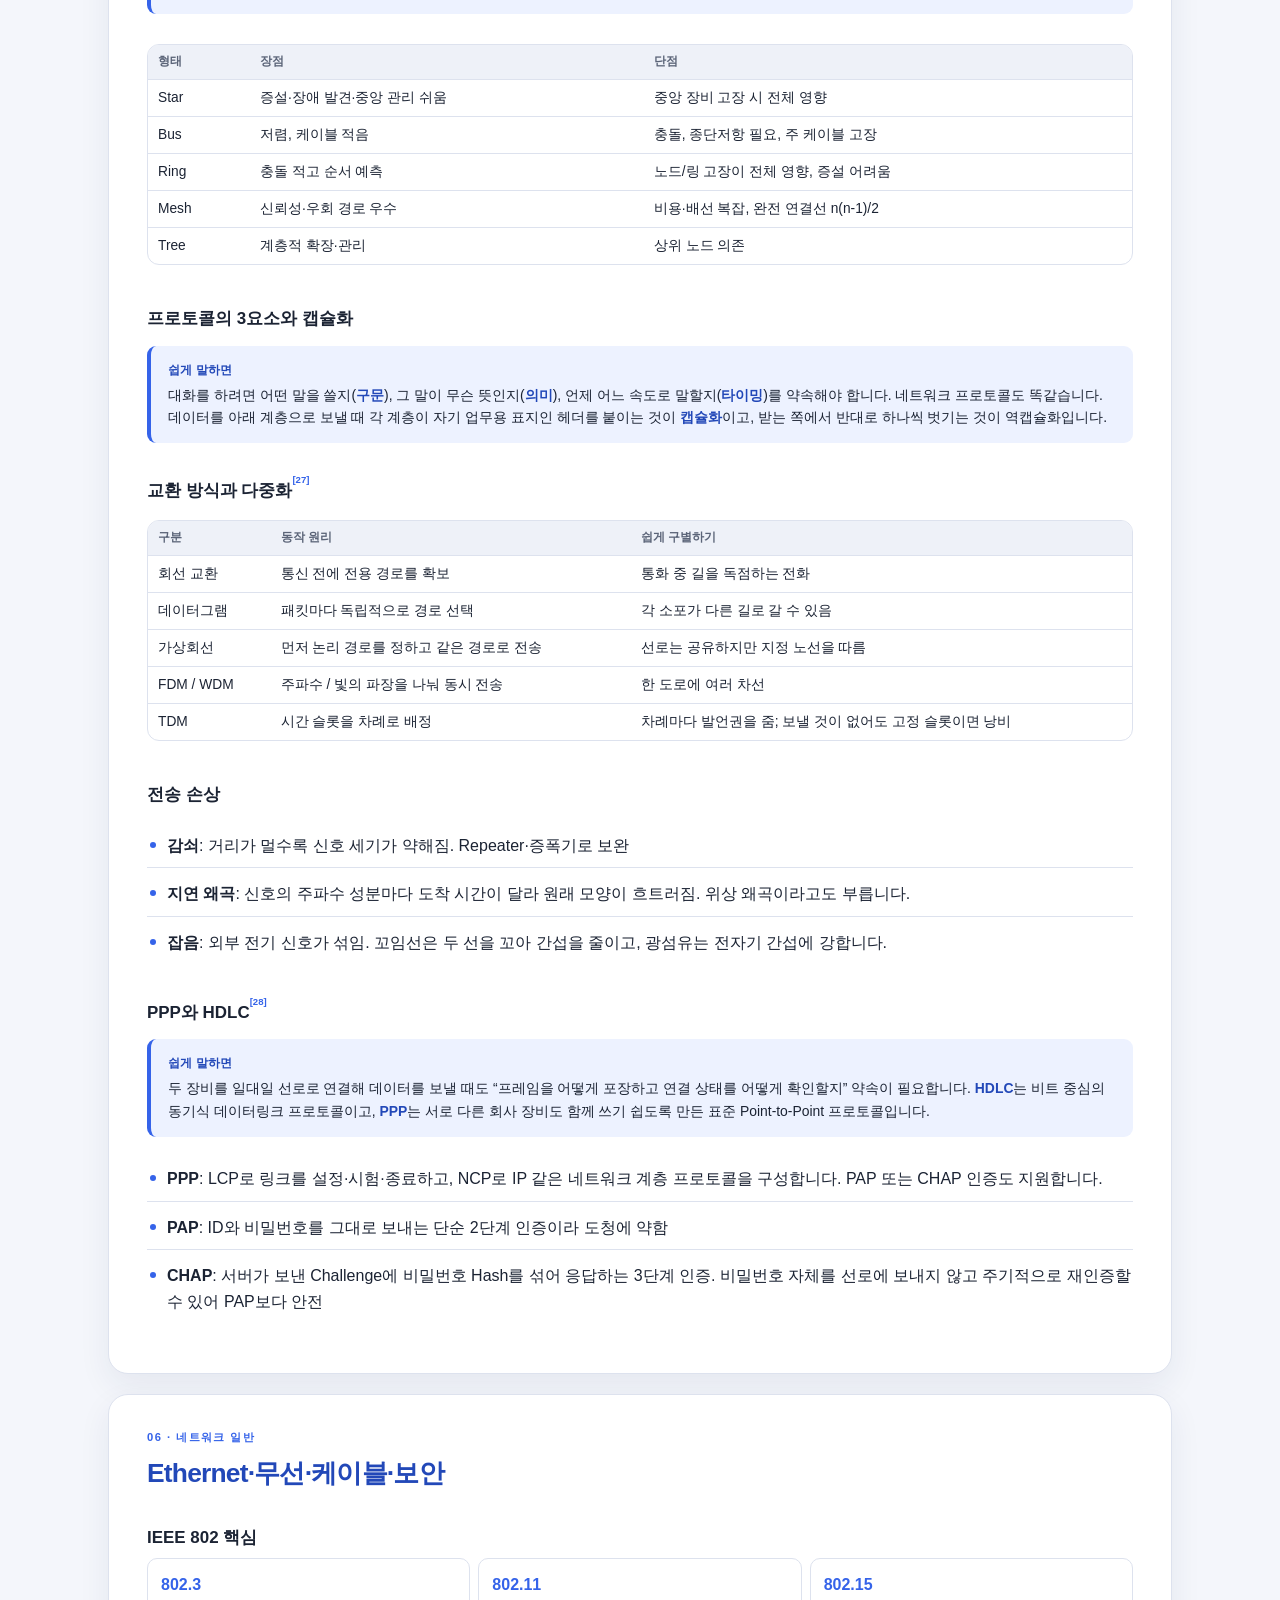
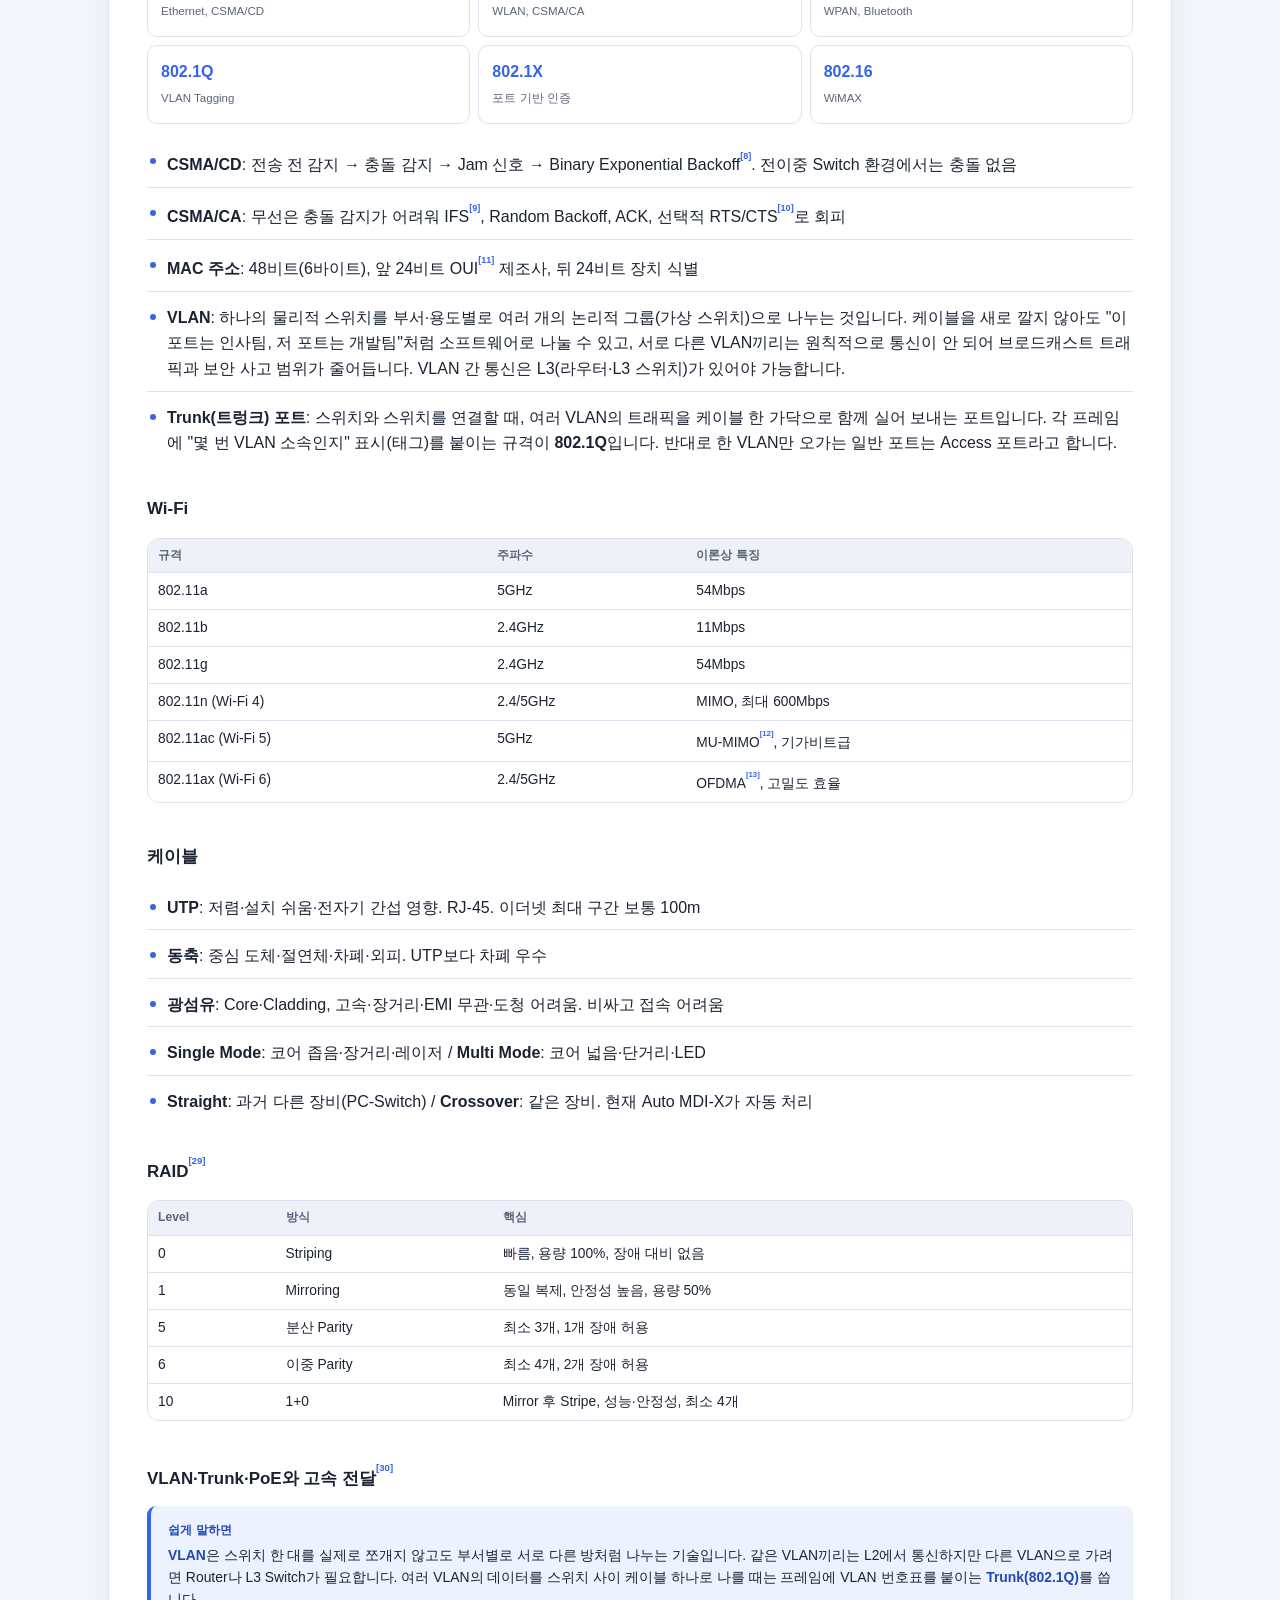
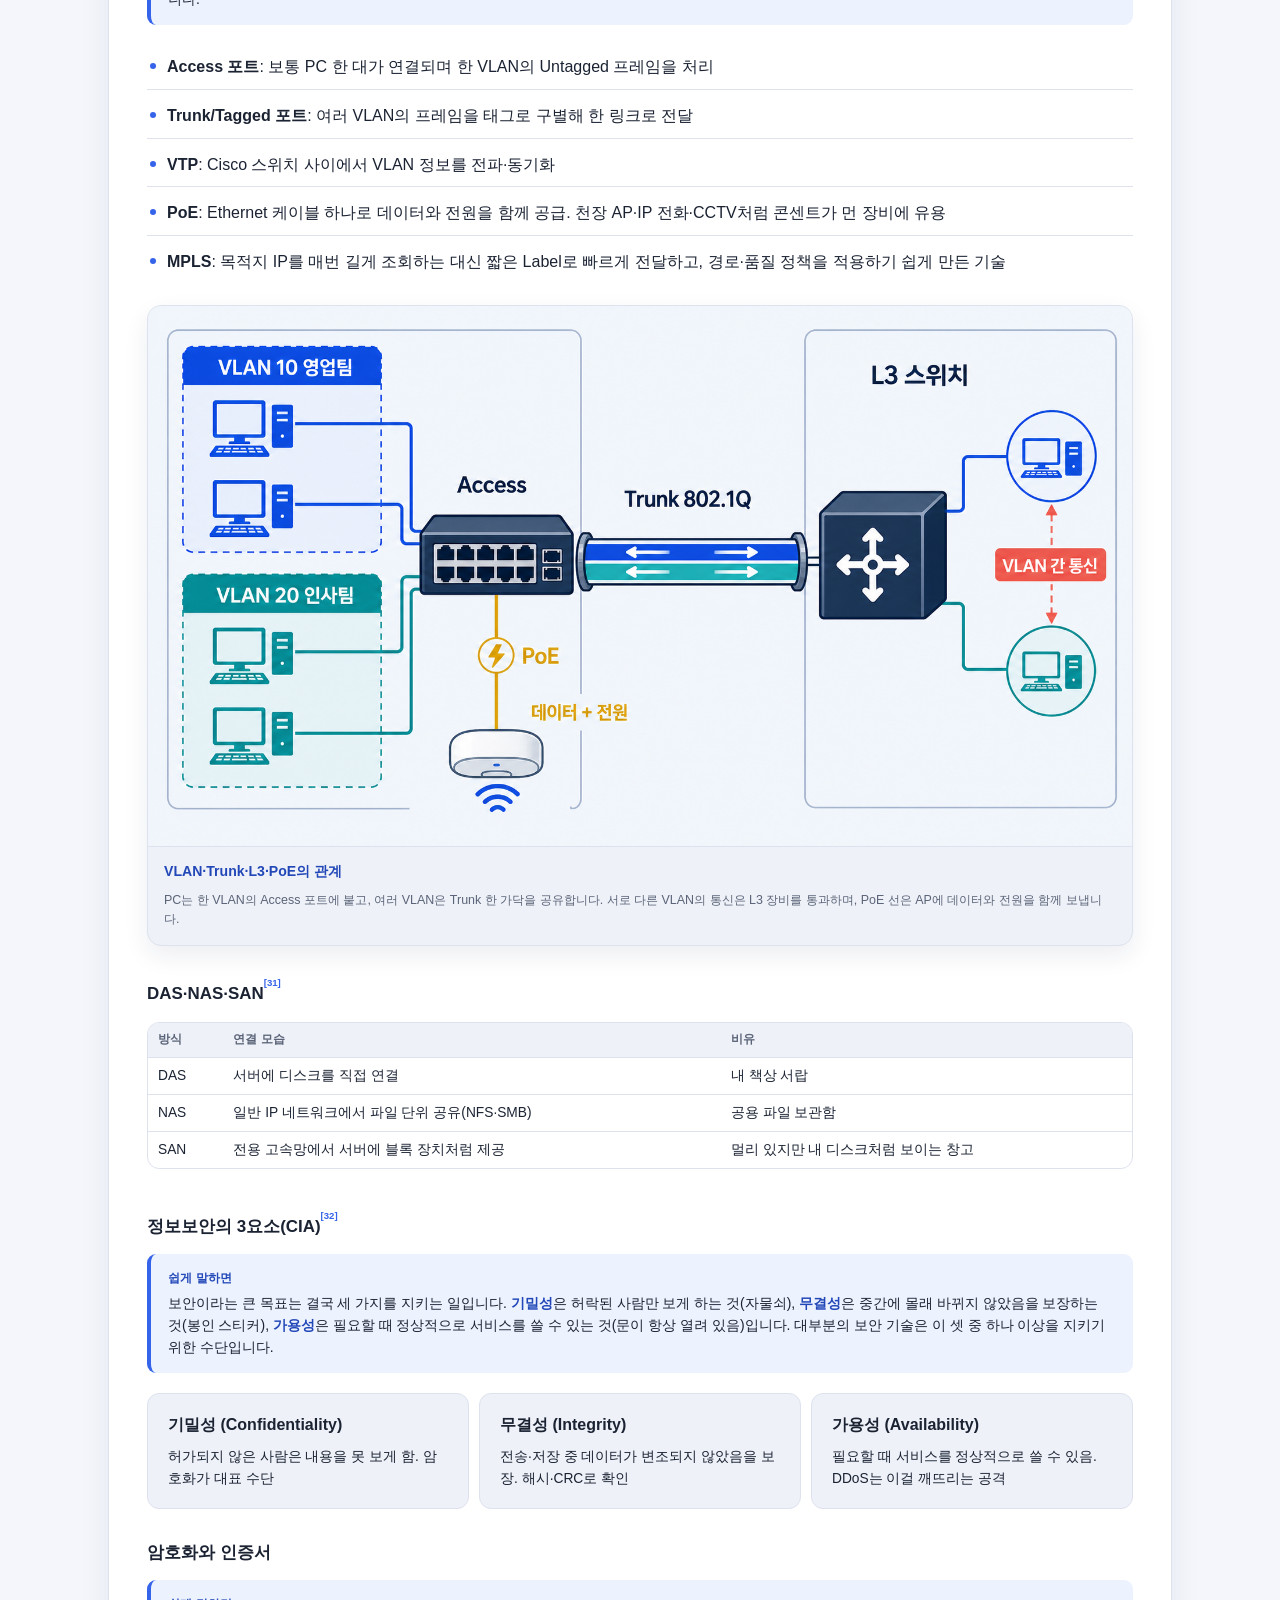
<file: summary.html>
<!doctype html>
<html lang="ko">
<head>
  <meta charset="UTF-8" />
  <meta name="viewport" content="width=device-width, initial-scale=1.0" />
  <meta name="description" content="네트워크관리사 2급 기출 핵심 요약노트" />
  <title>기출 핵심 요약노트 · 네트워크관리사 2급</title>
  <link rel="stylesheet" href="css/style.css?v=20260826-1" />
</head>
<body>
  <div class="wrap summary-wrap">
    <header class="site-header">
      <a class="brand" href="index.html"><span class="logo">N</span><span>네트워크관리사 2급</span></a>
      <nav class="top-nav" aria-label="주요 메뉴">
        <a href="index.html">홈</a>
        <a href="quiz.html?mode=random">랜덤문제</a>
        <a href="quiz.html?mode=frequent">빈출문제</a>
        <a href="quiz.html?mode=round">모의고사</a>
        <a href="summary.html" class="active">요약노트</a>
        <a href="practical.html">실기문제</a>
        <a href="quiz.html?mode=wrong">오답노트</a>
      </nav>
    </header>

    <main>
      <section class="summary-hero">
        <div>
          <span class="eyebrow">EXAM ESSENTIALS</span>
          <h1>전공자가 아니어도 이해되는<br /><em>합격 핵심 요약노트</em></h1>
          <p>용어를 그냥 외우게 하지 않고, "이게 왜 이런 거지?"부터 쉬운 말로 풀어서 설명한 뒤, 시험에서 정답을 고르는 기준까지 정리했습니다.</p>
        </div>
        <div class="summary-score-card"><span>학습 목표</span><strong>80<small>+</small></strong><p>쉬운 설명 → 암기표 → 기출 함정</p></div>
      </section>

      <div class="summary-notice"><strong>추천 순서</strong><span>TCP/IP·서브네팅 → 네트워크 일반 → Linux → Windows Server → 클라우드·최신기술 → 마지막 암기장</span></div>
      <div class="plain-box"><b class="pb-label">이 노트를 보는 법</b>파란 박스(이 상자처럼 생긴 것)는 개념을 일상 비유로 풀어 쓴 부분이고, 표와 암기 박스는 시험 직전 빠르게 훑어보는 용도입니다. 처음 읽을 때는 파란 박스 위주로 "이해"하고, 두 번째 읽을 때부터 표를 보며 "암기"하는 순서를 추천합니다.</div>

      <nav class="toc summary-toc" aria-label="요약노트 목차">
        <a href="#osi">OSI·TCP/IP</a><a href="#ipv4">IPv4·서브네팅</a><a href="#protocols">프로토콜·포트</a><a href="#routing">라우팅·장비</a><a href="#general">네트워크 일반</a><a href="#wireless">LAN·무선·보안</a><a href="#windows">Windows Server</a><a href="#linux">Linux</a><a href="#cloud">클라우드·최신기술</a><a href="#last">마지막 암기장</a>
      </nav>

      <section class="summary-section high-yield" id="osi">
        <div class="section-kicker">01 · TCP/IP</div><h2>OSI 7계층과 TCP/IP<sup><a href="#fn21" id="fnref21" class="fnref">[21]</a></sup></h2>
        <p class="lead">계층 문제는 <b>역할·장비·PDU·주소</b>를 한 묶음으로 외우면 대부분 해결됩니다.</p>
        <div class="plain-box"><b class="pb-label">쉽게 말하면</b>OSI 7계층은 "편지 한 통이 나에게서 상대방에게 도착하기까지의 과정"을 7단계로 쪼개놓은 것입니다. 내가 쓴 내용(응용 계층)을 봉투에 넣고(표현), 보낼 준비를 하고(세션), 등기로 보낼지 일반으로 보낼지 정하고(전송), 어느 우체국을 거쳐 갈지 정하고(네트워크), 실제 트럭에 실어(데이터링크), 도로를 달리는(물리) 것과 같은 흐름입니다. 컴퓨터도 데이터를 보낼 때 이 7단계를 순서대로 거치며, 시험에서는 "이 역할은 몇 계층인가?"를 자주 묻습니다.</div>
        <div class="memory-box"><b>응표세전네데물</b><span>응용 → 표현 → 세션 → 전송 → 네트워크 → 데이터링크 → 물리</span></div>
        <div class="table-scroll"><table>
          <thead><tr><th>계층</th><th>핵심 기능</th><th>PDU / 주소</th><th>프로토콜·장비</th></tr></thead>
          <tbody>
            <tr><td><b>7 응용</b></td><td>사용자에게 네트워크 서비스 제공</td><td>Data</td><td>HTTP, FTP, SMTP, DNS, SNMP</td></tr>
            <tr><td><b>6 표현</b></td><td>암호화·복호화, 압축, 코드 변환</td><td>Data</td><td>JPEG, ASCII, TLS 표현 기능</td></tr>
            <tr><td><b>5 세션</b></td><td>연결의 설정·유지·종료, 동기점</td><td>Data</td><td>NetBIOS<sup><a href="#fn1" id="fnref1" class="fnref">[1]</a></sup>, RPC<sup><a href="#fn2" id="fnref2" class="fnref">[2]</a></sup></td></tr>
            <tr><td><b>4 전송</b></td><td>종단 간 신뢰성, 흐름·오류 제어</td><td>Segment / Port</td><td>TCP, UDP, L4 스위치</td></tr>
            <tr><td><b>3 네트워크</b></td><td>논리 주소와 최적 경로 선택</td><td>Packet / IP</td><td>IP, ICMP, IGMP, Router, L3 스위치</td></tr>
            <tr><td><b>2 데이터링크</b></td><td>프레임, MAC, 오류 검출, 매체 접근</td><td>Frame / MAC</td><td>Ethernet, ARP, Switch, Bridge</td></tr>
            <tr><td><b>1 물리</b></td><td>전기·광 신호와 비트 전송</td><td>Bit</td><td>Cable, Hub, Repeater</td></tr>
          </tbody>
        </table></div>
        <p class="lead">PDU(Protocol Data Unit)는 "그 계층에서 데이터를 부르는 이름"입니다. 4계층에서 데이터 조각은 Segment, 3계층으로 내려가면 Packet, 2계층에서는 Frame, 1계층에서는 그냥 신호인 Bit라고 부릅니다. 데이터 자체는 그대로인데 계층마다 필요한 정보(헤더)가 하나씩 덧붙는다고 생각하면 됩니다.</p>
        <div class="exam-trap"><b>기출 함정</b> 암호화·압축은 표현 계층, 경로 선택은 네트워크 계층, 흐름·오류 제어는 전송 계층입니다. 스위치는 보통 L2, 라우터는 L3입니다.</div>
        <h3>TCP/IP 4계층</h3>
        <p class="lead">TCP/IP는 OSI 7계층을 실제 인터넷에서 쓰기 좋게 4단계로 단순화한 모델입니다. 시험에서는 "이 계층이 OSI의 몇 계층에 해당하는가"를 비교해서 묻는 경우가 많습니다.</p>
        <div class="compare-grid">
          <div><b>응용</b><span>OSI 5~7계층</span><small>HTTP, DNS, FTP, SMTP, SNMP</small></div>
          <div><b>전송</b><span>OSI 4계층</span><small>TCP, UDP</small></div>
          <div><b>인터넷</b><span>OSI 3계층</span><small>IP, ICMP, IGMP, ARP</small></div>
          <div><b>네트워크 접근</b><span>OSI 1~2계층</span><small>Ethernet, Wi-Fi</small></div>
        </div>
        <h3>TCP와 UDP</h3>
        <div class="plain-box"><b class="pb-label">쉽게 말하면</b>택배로 비유하면 TCP는 <b>등기 우편</b>입니다. 상대방이 받았는지 확인하고, 순서대로, 빠진 것 없이 보내지만 그만큼 절차가 많아 느립니다. UDP는 <b>일반 우편</b>입니다. 확인 절차 없이 빠르게 보내지만 중간에 없어져도 알 수 없습니다. 그래서 파일 전송처럼 정확성이 중요하면 TCP, 실시간 영상 통화처럼 속도가 중요하고 한두 장면 끊겨도 괜찮으면 UDP를 씁니다.</div>
        <figure class="study-visual"><img src="data/images/summary/tcp-handshake.png" alt="클라이언트와 서버 사이에서 TCP 연결 시 SYN, SYN+ACK, ACK를 주고받고 종료 시 FIN, ACK, FIN, ACK를 주고받는 순서도" loading="lazy" /><figcaption><b>TCP 연결과 종료 흐름</b><span>화살표 방향을 따라가면 연결은 세 번, 종료는 양쪽이 각각 닫기 때문에 네 번 확인하는 이유를 볼 수 있습니다.</span></figcaption></figure>
        <table><thead><tr><th>TCP</th><th>UDP</th></tr></thead><tbody><tr><td>연결형, 신뢰성, 순서·재전송·흐름 제어, 헤더 20바이트 이상</td><td>비연결형, 빠름, 보장 없음, 헤더 8바이트</td></tr><tr><td>HTTP(S), FTP, SSH, SMTP, POP3, IMAP</td><td>DHCP, TFTP, SNMP, 스트리밍</td></tr></tbody></table>
        <ul class="key-list">
          <li><b>3-way handshake</b>: TCP가 통신을 시작하기 전 나누는 세 번의 확인 대화입니다. "연결해도 될까?"(SYN) → "그래, 나도 준비됐어"(SYN+ACK) → "좋아, 시작하자"(ACK) 순서로 서로 준비가 됐는지 확인한 뒤에야 실제 데이터를 주고받습니다.</li>
          <li><b>4-way 종료</b>: 연결을 끊을 때도 양쪽이 각각 "나 이제 끝났어"(FIN)라고 알리고 "알겠어"(ACK)라고 확인하는 과정을 양방향으로 거칩니다: FIN → ACK → FIN → ACK.</li>
          <li><b>TCP 플래그</b>: SYN 연결, ACK 확인, FIN 정상 종료, RST 강제 종료, PSH 즉시 전달, URG 긴급</li>
          <li><b>Sliding Window</b>: 받는 쪽이 "나 지금 이만큼 처리할 수 있어"라고 알려준 크기(Window Size)에 맞춰 보내는 쪽이 전송량을 조절하는 흐름 제어 방식입니다. 받는 쪽 처리 속도보다 빠르게 보내 데이터가 넘치는 것을 막습니다.</li>
        </ul>
      </section>

      <section class="summary-section high-yield" id="ipv4">
        <div class="section-kicker">02 · TCP/IP</div><h2>IPv4와 서브네팅</h2>
        <p class="lead">서브네팅은 매 회차 득점원이 될 수 있습니다. 아래 세 공식과 블록 크기를 반드시 익히세요.</p>
        <div class="plain-box"><b class="pb-label">쉽게 말하면</b>IP 주소는 아파트 주소와 비슷합니다. 앞부분(네트워크 부분)은 "몇 단지인지", 뒷부분(호스트 부분)은 "몇 동 몇 호인지"를 나타냅니다. <b>서브네팅</b>은 큰 단지 하나를 여러 개의 작은 단지로 쪼개 나눠 쓰는 것과 같습니다. 그러면 각 부서(단지)마다 필요한 만큼만 주소를 나눠줄 수 있어 낭비가 줄고 관리도 쉬워집니다. 서브넷 마스크는 "주소 중 어디까지가 단지 번호이고 어디부터가 동·호수인지" 구분해주는 경계선입니다.</div>
        <div class="formula-grid"><div><span>호스트 수</span><b>2<sup>h</sup> − 2</b></div><div><span>서브넷 수</span><b>2<sup>s</sup></b></div><div><span>블록 크기</span><b>256 − 마스크 값</b></div></div>
        <p class="lead">호스트 수 공식에서 <b>−2</b>를 하는 이유는, 한 서브넷 안의 첫 번째 주소는 "네트워크 자체를 가리키는 이름표"(네트워크 주소)로, 마지막 주소는 "그 안의 모두에게 보내는 방송 주소"(브로드캐스트 주소)로 이미 예약되어 있어서 실제 장비에는 배정할 수 없기 때문입니다.</p>
        <h3>주소 클래스와 특수 주소</h3>
        <table><thead><tr><th>구분</th><th>첫 옥텟 / 범위</th><th>기본 마스크</th><th>용도</th></tr></thead><tbody>
          <tr><td>A</td><td>1~126</td><td>/8, 255.0.0.0</td><td>대규모</td></tr><tr><td>B</td><td>128~191</td><td>/16</td><td>중규모</td></tr><tr><td>C</td><td>192~223</td><td>/24</td><td>소규모</td></tr><tr><td>D</td><td>224~239</td><td>-</td><td>멀티캐스트</td></tr><tr><td>E</td><td>240~255</td><td>-</td><td>실험</td></tr>
        </tbody></table>
        <div class="two-col">
          <div class="note-card"><h4>사설 IP</h4><ul><li>10.0.0.0/8</li><li>172.16.0.0 ~ 172.31.255.255</li><li>192.168.0.0/16</li></ul></div>
          <div class="note-card"><h4>특수 IP</h4><ul><li>127.0.0.0/8: Loopback</li><li>169.254.0.0/16: APIPA</li><li>0.0.0.0: 미지정/기본</li><li>255.255.255.255: 제한 브로드캐스트</li></ul></div>
        </div>
        <h3>무조건 외울 CIDR 표</h3>
        <table class="number-table"><thead><tr><th>Prefix</th><th>마스크</th><th>블록</th><th>사용 호스트</th></tr></thead><tbody>
          <tr><td>/24</td><td>255.255.255.0</td><td>256</td><td>254</td></tr><tr><td>/25</td><td>255.255.255.128</td><td>128</td><td>126</td></tr><tr><td>/26</td><td>255.255.255.192</td><td>64</td><td>62</td></tr><tr><td>/27</td><td>255.255.255.224</td><td>32</td><td>30</td></tr><tr><td>/28</td><td>255.255.255.240</td><td>16</td><td>14</td></tr><tr><td>/29</td><td>255.255.255.248</td><td>8</td><td>6</td></tr><tr><td>/30</td><td>255.255.255.252</td><td>4</td><td>2</td></tr>
        </tbody></table>
        <div class="worked-example"><b>예: 201.100.5.68/28</b><p>/28의 블록 크기는 16 → 구간은 0,16,32,48,<mark>64</mark>,80… → 68은 64~79 구간 → 네트워크 201.100.5.64, 브로드캐스트 .79, 사용 가능 .65~.78</p></div>
        <figure class="study-visual"><img src="data/images/summary/subnetting-example.png" alt="201.100.5.68 슬래시 28 주소가 블록 크기 16인 64부터 79까지의 서브넷에 속하며 네트워크 주소는 64, 사용 가능 주소는 65부터 78, 브로드캐스트 주소는 79임을 보여주는 그림" loading="lazy" /><figcaption><b>/28 서브네팅을 눈으로 계산하기</b><span>68이 어느 16칸짜리 블록에 들어가는지 찾은 뒤, 블록의 처음과 끝을 네트워크·브로드캐스트 주소로 제외합니다.</span></figcaption></figure>
        <h3>IPv4 헤더와 IPv6<sup><a href="#fn22" id="fnref22" class="fnref">[22]</a></sup></h3>
        <ul class="key-list">
          <li><b>IPv4</b>: 32비트, 헤더 가변 20~60바이트, Header Checksum 존재, 라우터도 단편화 가능</li>
          <li><b>TTL(Time To Live)</b>: 패킷이 라우터를 하나 지날 때마다 값이 1씩 줄어드는 "수명"입니다. 0이 되면 그 라우터가 패킷을 버리고 ICMP Time Exceeded 메시지를 보냅니다. 잘못된 경로 설정으로 패킷이 라우터 사이를 무한히 도는 것을 막아주는 안전장치입니다.</li>
          <li><b>MTU(Maximum Transmission Unit)</b>: 한 번에 보낼 수 있는 패킷의 최대 크기(이더넷은 보통 1500바이트)입니다. 보낼 데이터가 MTU보다 크면 여러 조각으로 쪼개서 보내야 하는데, 이 과정을 <b>단편화(Fragmentation)</b>라고 합니다.</li>
          <li><b>IPv6</b>: 128비트, 16진수 8그룹, 기본 헤더 40바이트, 브로드캐스트 없음</li>
          <li>IPv6는 중간 라우터가 아니라 <b>보내는 호스트만</b> 단편화하며 <b>Fragment 확장 헤더</b>를 사용. Header Checksum 없음(상위 계층에서 오류를 검사하므로 생략)</li>
          <li><b>::1</b> Loopback, <b>FE80::/10</b> Link-local, <b>FF00::/8</b> Multicast</li>
          <li>전환 기술: Dual Stack(두 방식을 동시에 사용), Tunneling(IPv6 패킷을 IPv4 안에 감싸서 전달), Translation(NAT64처럼 두 방식을 서로 변환)</li>
        </ul>
        <h3>IPv6 이웃 탐색과 자동 주소 설정<sup><a href="#fn23" id="fnref23" class="fnref">[23]</a></sup></h3>
        <div class="plain-box"><b class="pb-label">쉽게 말하면</b>IPv4에서는 새로 온 컴퓨터가 주변 장비의 MAC 주소를 알아내려고 ARP 방송을 합니다. IPv6는 방송 대신 <b>ICMPv6의 이웃 탐색(NDP)</b>을 씁니다. 새 입주자가 단지 전체에 소리치는 대신 필요한 이웃이 모인 단체방에 물어보는 셈이라 불필요한 트래픽이 줄어듭니다.</div>
        <ul class="key-list"><li><b>NS / NA</b>: Neighbor Solicitation은 “이 IPv6 주소의 주인이 누구냐”고 묻고, Neighbor Advertisement는 “내가 그 주인이다”라고 답합니다. IPv4의 ARP 역할과 도달 가능 여부 확인을 함께 담당합니다.</li><li><b>RS / RA</b>: 호스트가 Router Solicitation으로 라우터 정보를 요청하면, 라우터가 Router Advertisement로 Prefix·기본 경로 등의 정보를 알려줍니다.</li><li><b>SLAAC</b>: RA로 받은 Prefix와 자신의 Interface ID를 합쳐 DHCP 서버 없이 스스로 주소를 만드는 방식입니다. 만든 주소가 이미 사용 중인지 DAD(Duplicate Address Detection)로 확인합니다.</li><li><b>Hop Limit</b>: IPv4의 TTL과 같은 역할입니다. 라우터를 지날 때마다 1씩 줄며, 0이면 폐기됩니다. 이름은 달라도 “무한 순환 방지용 수명”이라는 원리는 같습니다.</li></ul>
        <div class="exam-trap"><b>기출 함정</b> IPv6에는 Broadcast가 없습니다. 한 장비는 Unicast, 그룹은 Multicast, 같은 주소를 가진 여러 장비 중 가까운 하나는 Anycast로 전달합니다.</div>
      </section>

      <section class="summary-section high-yield" id="protocols">
        <div class="section-kicker">03 · TCP/IP</div><h2>프로토콜·포트·DNS</h2>
        <div class="plain-box"><b class="pb-label">쉽게 말하면</b>IP 주소가 "건물 주소"라면, <b>포트 번호</b>는 그 건물 안의 "몇 호실인지"입니다. 같은 컴퓨터(같은 건물) 안에서도 웹 브라우저는 80호실(HTTP), 메일 프로그램은 25호실(SMTP)로 각각 다른 문을 두드려야 원하는 서비스에 닿을 수 있습니다. 그래서 방화벽에서 "특정 포트를 막는다"는 것은 그 호실로 가는 문을 잠그는 것과 같습니다.</div>
        <h3>포트 번호 암기표</h3>
        <div class="port-grid">
          <div><b>20/21</b><span>FTP 데이터/제어</span></div><div><b>22</b><span>SSH, SFTP</span></div><div><b>23</b><span>Telnet</span></div><div><b>25</b><span>SMTP</span></div><div><b>53</b><span>DNS</span></div><div><b>67/68</b><span>DHCP 서버/클라이언트</span></div><div><b>69</b><span>TFTP</span></div><div><b>80</b><span>HTTP</span></div><div><b>110</b><span>POP3</span></div><div><b>123</b><span>NTP</span></div><div><b>143</b><span>IMAP</span></div><div><b>161/162</b><span>SNMP/Trap</span></div><div><b>443</b><span>HTTPS</span></div><div><b>445</b><span>SMB</span></div><div><b>3389</b><span>RDP</span></div>
        </div>
        <div class="exam-trap"><b>기출 함정</b> DNS는 UDP 53을 주로 쓰지만 영역 전송이나 큰 응답은 TCP도 사용합니다. FTP는 TCP, TFTP는 UDP입니다.</div>
        <h3>핵심 프로토콜<sup><a href="#fn24" id="fnref24" class="fnref">[24]</a></sup></h3>
        <table><thead><tr><th>프로토콜</th><th>정답 키워드</th></tr></thead><tbody>
          <tr><td>ARP / RARP</td><td>ARP: IP → MAC, RARP: MAC → IP(현재는 DHCP 사용)</td></tr><tr><td>ICMP</td><td>IP 오류 보고·진단, ping(Echo), traceroute(Time Exceeded). 데이터 전송용 아님</td></tr><tr><td>IGMP</td><td>IPv4 멀티캐스트 그룹 가입·탈퇴 관리</td></tr><tr><td>DHCP</td><td>DORA: Discover → Offer → Request → Ack, IP·마스크·Gateway·DNS 자동 할당</td></tr><tr><td>SNMP</td><td>Manager, Agent, MIB<sup><a href="#fn3" id="fnref3" class="fnref">[3]</a></sup>. Get/Set은 161, 비동기 Trap은 162</td></tr><tr><td>FTP</td><td>Active: 서버가 데이터 연결, Passive: 클라이언트가 서버의 임의 포트로 연결</td></tr><tr><td>NAT / PAT</td><td>NAT는 사설↔공인 변환, PAT는 포트까지 이용해 하나의 공인 IP를 다수가 공유</td></tr>
        </tbody></table>
        <h3>DNS 레코드<sup><a href="#fn25" id="fnref25" class="fnref">[25]</a></sup></h3>
        <div class="plain-box"><b class="pb-label">쉽게 말하면</b>DNS는 "이름과 전화번호부"입니다. 사람은 <code>www.icqa.or.kr</code>처럼 외우기 쉬운 이름을 쓰고, 컴퓨터는 <code>210.103.175.224</code>처럼 숫자 주소(IP)로 통신하기 때문에, 둘을 연결해주는 장부가 필요합니다. 이 장부의 각 줄(레코드)마다 어떤 정보를 담는지가 다릅니다.</div>
        <table><thead><tr><th>레코드</th><th>의미</th><th>레코드</th><th>의미</th></tr></thead><tbody>
          <tr><td>A</td><td>이름 → IPv4</td><td>AAAA</td><td>이름 → IPv6</td></tr><tr><td>PTR</td><td>IP → 이름(역방향)</td><td>CNAME</td><td>별칭 → 실제 이름</td></tr><tr><td>MX</td><td>메일 서버</td><td>NS</td><td>권한 있는 네임서버</td></tr><tr><td>SOA</td><td>영역 권한·일련번호·갱신 값</td><td>SRV</td><td>서비스 위치·포트</td></tr><tr><td>TXT</td><td>문자 정보, SPF 등</td><td>TTL</td><td>캐시에 유지할 시간</td></tr>
        </tbody></table>
        <ul class="key-list">
          <li><b>Primary(주) / Secondary(보조) 네임서버</b>: Primary는 레코드를 직접 수정할 수 있는 원본 서버이고, Secondary는 Primary의 내용을 그대로 복제해 보관하는 서버입니다. Primary가 다운돼도 Secondary가 대신 응답할 수 있어 안정성이 높아집니다.</li>
          <li><b>Zone Transfer(영역 전송)</b>: Primary 네임서버의 레코드 전체를 Secondary 네임서버로 복사해 동기화하는 과정입니다. 아무나 요청할 수 있게 열어두면 회사의 서버 구조가 통째로 노출될 수 있어, 허용된 서버(IP)에만 전송되도록 제한하는 것이 보안상 중요합니다.</li>
        </ul>
        <h3>HTTP 상태 코드</h3><p><b>2xx 성공</b>: 200 OK · 201 Created / <b>3xx 이동</b>: 301 영구, 302 임시, 304 캐시 / <b>4xx 클라이언트</b>: 400, 401 인증 필요, 403 금지, 404 없음 / <b>5xx 서버</b>: 500 내부 오류, 503 이용 불가</p>
      </section>

      <section class="summary-section" id="routing">
        <div class="section-kicker">04 · TCP/IP</div><h2>라우팅·교환·네트워크 장비<sup><a href="#fn26" id="fnref26" class="fnref">[26]</a></sup></h2>
        <div class="plain-box"><b class="pb-label">쉽게 말하면</b><b>라우팅</b>은 내비게이션과 같습니다. 목적지(IP 주소)까지 가는 여러 길 중에서 가장 나은 길을 골라 알려주는 것이 라우터의 역할입니다. RIP·OSPF·BGP는 그 "길을 찾는 방법(알고리즘)"이 서로 다른 라우팅 프로토콜입니다 — 홉(거쳐가는 라우터 수)만 세는 단순한 방법(RIP)도 있고, 회선 속도까지 고려하는 정교한 방법(OSPF)도 있습니다.</div>
        <table><thead><tr><th>프로토콜</th><th>방식 / 알고리즘</th><th>핵심 특징</th></tr></thead><tbody>
          <tr><td><b>RIP</b></td><td>거리 벡터 / Bellman-Ford<sup><a href="#fn4" id="fnref4" class="fnref">[4]</a></sup></td><td>Hop Count, 최대 15홉, 30초 갱신, 소규모</td></tr><tr><td><b>OSPF</b></td><td>링크 상태 / Dijkstra<sup><a href="#fn5" id="fnref5" class="fnref">[5]</a></sup> SPF</td><td>Cost, 빠른 수렴, Area, 대규모, IP Protocol 89</td></tr><tr><td><b>BGP</b></td><td>경로 벡터</td><td>AS<sup><a href="#fn6" id="fnref6" class="fnref">[6]</a></sup> 간 EGP<sup><a href="#fn7" id="fnref7" class="fnref">[7]</a></sup>, TCP 179, 인터넷 사업자 간 라우팅</td></tr>
        </tbody></table>
        <ul class="key-list"><li><b>정적 라우팅</b>: 관리자가 직접, 트래픽 적음·장애 대응 수동</li><li><b>동적 라우팅</b>: 변화 자동 반영, 프로토콜 트래픽·자원 필요</li><li><b>Longest Prefix Match</b>: 목적지와 가장 길게 일치하는 경로 선택</li><li><b>Default Route</b>: 0.0.0.0/0, 다른 경로가 없을 때 사용</li></ul>
        <h3>장비와 충돌·브로드캐스트 도메인</h3>
        <table><thead><tr><th>장비</th><th>판단 기준</th><th>도메인</th></tr></thead><tbody><tr><td>Hub</td><td>모든 포트로 반복 전송</td><td>충돌·브로드캐스트 모두 1개</td></tr><tr><td>L2 Switch</td><td>MAC Table로 전달</td><td>포트마다 충돌 분리, 브로드캐스트는 동일 VLAN</td></tr><tr><td>Router/L3</td><td>IP와 Routing Table</td><td>브로드캐스트 도메인 분리</td></tr><tr><td>Gateway</td><td>서로 다른 프로토콜 변환</td><td>4~7계층까지 가능</td></tr><tr><td>Repeater</td><td>감쇠된 신호 재생</td><td>물리 계층</td></tr></tbody></table>
        <div class="exam-trap"><b>스위치 동작</b> 출발지 MAC은 학습하고, 목적지 MAC을 테이블에서 검색합니다. 목적지를 모르면 해당 포트를 제외한 모든 포트로 Flooding합니다.</div>
        <h3>STP(Spanning Tree Protocol)</h3>
        <div class="plain-box"><b class="pb-label">쉽게 말하면</b>스위치 여러 대를 연결할 때 케이블을 이중으로 연결해두면(장애 대비) 신호가 원을 그리며 끝없이 도는 <b>루프(Loop)</b>가 생겨 네트워크가 마비될 수 있습니다. STP는 이런 루프가 생기지 않도록 하나의 대표 스위치(Root Bridge)를 정하고, 나머지 경로 중 불필요한 포트를 논리적으로 <b>차단(Blocking)</b>해서 나무 가지처럼 하나의 경로만 남기는 프로토콜입니다. 평소엔 막혀 있다가 현재 쓰는 경로가 끊기면 자동으로 대신 열립니다.</div>
        <h3>고가용성(HA)과 부하 분산</h3>
        <div class="plain-box"><b class="pb-label">쉽게 말하면</b>서비스가 절대 멈추면 안 되는 경우, 서버나 회선을 하나만 두지 않고 여러 개를 준비해두는 것을 <b>이중화(Redundancy)</b>라고 합니다. <b>Failover</b>는 쓰던 장비가 고장 났을 때 예비 장비가 자동으로 그 역할을 이어받는 것이고, <b>Load Balancing(부하 분산)</b>은 평소에도 여러 서버가 요청을 나눠 처리하도록 트래픽을 고르게 분배하는 것입니다.</div>
        <ul class="key-list"><li><b>Load Balancer</b>: 사용자 요청을 여러 대의 서버로 나눠 보내 특정 서버에 부하가 몰리지 않게 하며, 한 서버가 죽으면 나머지로 요청을 우회시켜 서비스를 계속 유지합니다.</li><li><b>HSRP / VRRP</b>: 여러 대의 라우터를 하나의 가상 IP·가상 MAC으로 묶어, 평소 쓰던 라우터(Active)가 죽으면 대기 중인 라우터(Standby)가 즉시 그 역할을 넘겨받는 게이트웨이 이중화 기술입니다.</li></ul>
      </section>

      <section class="summary-section" id="general">
        <div class="section-kicker">05 · 네트워크 일반</div><h2>전송·오류 제어·토폴로지</h2>
        <h3>전송 방식</h3>
        <div class="three-col"><div class="note-card"><h4>단방향</h4><p>한 방향만. 방송, 키보드→컴퓨터</p></div><div class="note-card"><h4>반이중</h4><p>양방향이지만 동시 불가. 무전기</p></div><div class="note-card"><h4>전이중</h4><p>양방향 동시. 전화</p></div></div>
        <ul class="key-list">
          <li><b>동기식</b>: 문자 사이 휴지 없음, 블록 단위, 효율 높음 / <b>비동기식</b>: Start·Stop bit, 문자 단위</li>
          <li><b>회선 교환</b>: 전용 경로, 일정 지연, 설정 시간 필요 / <b>패킷 교환</b>: 회선 공유, 저장 후 전달, 지연 변동</li>
          <li><b>다중화</b>: FDM 주파수, TDM 시간, WDM 광 파장, CDM 코드로 채널 분리</li>
          <li><b>감쇠</b>: 거리가 멀수록 세기 감소 / <b>왜곡</b>: 주파수별 전달 차이 / <b>잡음</b>: 원치 않는 신호</li>
        </ul>
        <h3>오류 검출과 ARQ</h3>
        <div class="plain-box"><b class="pb-label">쉽게 말하면</b>데이터를 보내다 보면 잡음 등으로 일부가 깨질 수 있습니다. <b>오류 검출</b>은 "깨졌는지 아닌지 확인하는 방법"(Parity, CRC 등)이고, <b>ARQ(Automatic Repeat reQuest)</b>는 "깨진 걸 확인했을 때 다시 보내달라고 요청하는 방식"입니다. 한 개씩 확인하며 보낼지, 여러 개를 한꺼번에 보내고 문제된 것만 다시 보낼지에 따라 아래처럼 방식이 나뉩니다.</div>
        <table><thead><tr><th>방식</th><th>핵심</th></tr></thead><tbody><tr><td>Parity</td><td>간단한 1비트 오류 검출, 정정 불가</td></tr><tr><td>CRC</td><td>다항식 나눗셈, 집단 오류 검출에 강함</td></tr><tr><td>Hamming</td><td>오류 위치를 찾아 1비트 정정 가능</td></tr><tr><td>Stop-and-Wait ARQ</td><td>한 프레임 전송 후 ACK 대기, 단순하지만 비효율</td></tr><tr><td>Go-Back-N ARQ</td><td>오류 프레임부터 이후 전부 재전송</td></tr><tr><td>Selective Repeat ARQ</td><td>오류 난 프레임만 재전송, 버퍼 필요</td></tr><tr><td>Adaptive ARQ</td><td>회선 상태에 따라 프레임 길이를 동적으로 변경</td></tr></tbody></table>
        <h3>토폴로지</h3>
        <div class="plain-box"><b class="pb-label">쉽게 말하면</b>토폴로지는 "컴퓨터들을 어떤 모양으로 연결하느냐"입니다. 한 줄로 이으면 Bus, 가운데 장비를 두고 별 모양으로 이으면 Star, 원형으로 돌려 이으면 Ring, 모두를 서로 다 이으면 Mesh입니다. 현재 사무실·가정에서 가장 흔한 방식은 스위치를 중심에 두는 <b>Star</b>형인데, 케이블 하나가 끊겨도 그 컴퓨터만 영향을 받고 나머지는 멀쩡하기 때문입니다.</div>
        <table><thead><tr><th>형태</th><th>장점</th><th>단점</th></tr></thead><tbody><tr><td>Star</td><td>증설·장애 발견·중앙 관리 쉬움</td><td>중앙 장비 고장 시 전체 영향</td></tr><tr><td>Bus</td><td>저렴, 케이블 적음</td><td>충돌, 종단저항 필요, 주 케이블 고장</td></tr><tr><td>Ring</td><td>충돌 적고 순서 예측</td><td>노드/링 고장이 전체 영향, 증설 어려움</td></tr><tr><td>Mesh</td><td>신뢰성·우회 경로 우수</td><td>비용·배선 복잡, 완전 연결선 n(n-1)/2</td></tr><tr><td>Tree</td><td>계층적 확장·관리</td><td>상위 노드 의존</td></tr></tbody></table>
        <h3>프로토콜의 3요소와 캡슐화</h3>
        <div class="plain-box"><b class="pb-label">쉽게 말하면</b>대화를 하려면 어떤 말을 쓸지(<b>구문</b>), 그 말이 무슨 뜻인지(<b>의미</b>), 언제 어느 속도로 말할지(<b>타이밍</b>)를 약속해야 합니다. 네트워크 프로토콜도 똑같습니다. 데이터를 아래 계층으로 보낼 때 각 계층이 자기 업무용 표지인 헤더를 붙이는 것이 <b>캡슐화</b>이고, 받는 쪽에서 반대로 하나씩 벗기는 것이 역캡슐화입니다.</div>
        <h3>교환 방식과 다중화<sup><a href="#fn27" id="fnref27" class="fnref">[27]</a></sup></h3>
        <table><thead><tr><th>구분</th><th>동작 원리</th><th>쉽게 구별하기</th></tr></thead><tbody><tr><td>회선 교환</td><td>통신 전에 전용 경로를 확보</td><td>통화 중 길을 독점하는 전화</td></tr><tr><td>데이터그램</td><td>패킷마다 독립적으로 경로 선택</td><td>각 소포가 다른 길로 갈 수 있음</td></tr><tr><td>가상회선</td><td>먼저 논리 경로를 정하고 같은 경로로 전송</td><td>선로는 공유하지만 지정 노선을 따름</td></tr><tr><td>FDM / WDM</td><td>주파수 / 빛의 파장을 나눠 동시 전송</td><td>한 도로에 여러 차선</td></tr><tr><td>TDM</td><td>시간 슬롯을 차례로 배정</td><td>차례마다 발언권을 줌; 보낼 것이 없어도 고정 슬롯이면 낭비</td></tr></tbody></table>
        <h3>전송 손상</h3><ul class="key-list"><li><b>감쇠</b>: 거리가 멀수록 신호 세기가 약해짐. Repeater·증폭기로 보완</li><li><b>지연 왜곡</b>: 신호의 주파수 성분마다 도착 시간이 달라 원래 모양이 흐트러짐. 위상 왜곡이라고도 부릅니다.</li><li><b>잡음</b>: 외부 전기 신호가 섞임. 꼬임선은 두 선을 꼬아 간섭을 줄이고, 광섬유는 전자기 간섭에 강합니다.</li></ul>
        <h3>PPP와 HDLC<sup><a href="#fn28" id="fnref28" class="fnref">[28]</a></sup></h3>
        <div class="plain-box"><b class="pb-label">쉽게 말하면</b>두 장비를 일대일 선로로 연결해 데이터를 보낼 때도 “프레임을 어떻게 포장하고 연결 상태를 어떻게 확인할지” 약속이 필요합니다. <b>HDLC</b>는 비트 중심의 동기식 데이터링크 프로토콜이고, <b>PPP</b>는 서로 다른 회사 장비도 함께 쓰기 쉽도록 만든 표준 Point-to-Point 프로토콜입니다.</div>
        <ul class="key-list"><li><b>PPP</b>: LCP로 링크를 설정·시험·종료하고, NCP로 IP 같은 네트워크 계층 프로토콜을 구성합니다. PAP 또는 CHAP 인증도 지원합니다.</li><li><b>PAP</b>: ID와 비밀번호를 그대로 보내는 단순 2단계 인증이라 도청에 약함</li><li><b>CHAP</b>: 서버가 보낸 Challenge에 비밀번호 Hash를 섞어 응답하는 3단계 인증. 비밀번호 자체를 선로에 보내지 않고 주기적으로 재인증할 수 있어 PAP보다 안전</li></ul>
      </section>

      <section class="summary-section" id="wireless">
        <div class="section-kicker">06 · 네트워크 일반</div><h2>Ethernet·무선·케이블·보안</h2>
        <h3>IEEE 802 핵심</h3>
        <div class="standard-grid"><div><b>802.3</b><span>Ethernet, CSMA/CD</span></div><div><b>802.11</b><span>WLAN, CSMA/CA</span></div><div><b>802.15</b><span>WPAN, Bluetooth</span></div><div><b>802.1Q</b><span>VLAN Tagging</span></div><div><b>802.1X</b><span>포트 기반 인증</span></div><div><b>802.16</b><span>WiMAX</span></div></div>
        <ul class="key-list"><li><b>CSMA/CD</b>: 전송 전 감지 → 충돌 감지 → Jam 신호 → Binary Exponential Backoff<sup><a href="#fn8" id="fnref8" class="fnref">[8]</a></sup>. 전이중 Switch 환경에서는 충돌 없음</li><li><b>CSMA/CA</b>: 무선은 충돌 감지가 어려워 IFS<sup><a href="#fn9" id="fnref9" class="fnref">[9]</a></sup>, Random Backoff, ACK, 선택적 RTS/CTS<sup><a href="#fn10" id="fnref10" class="fnref">[10]</a></sup>로 회피</li><li><b>MAC 주소</b>: 48비트(6바이트), 앞 24비트 OUI<sup><a href="#fn11" id="fnref11" class="fnref">[11]</a></sup> 제조사, 뒤 24비트 장치 식별</li><li><b>VLAN</b>: 하나의 물리적 스위치를 부서·용도별로 여러 개의 논리적 그룹(가상 스위치)으로 나누는 것입니다. 케이블을 새로 깔지 않아도 "이 포트는 인사팀, 저 포트는 개발팀"처럼 소프트웨어로 나눌 수 있고, 서로 다른 VLAN끼리는 원칙적으로 통신이 안 되어 브로드캐스트 트래픽과 보안 사고 범위가 줄어듭니다. VLAN 간 통신은 L3(라우터·L3 스위치)가 있어야 가능합니다.</li><li><b>Trunk(트렁크) 포트</b>: 스위치와 스위치를 연결할 때, 여러 VLAN의 트래픽을 케이블 한 가닥으로 함께 실어 보내는 포트입니다. 각 프레임에 "몇 번 VLAN 소속인지" 표시(태그)를 붙이는 규격이 <b>802.1Q</b>입니다. 반대로 한 VLAN만 오가는 일반 포트는 Access 포트라고 합니다.</li></ul>
        <h3>Wi-Fi</h3>
        <table><thead><tr><th>규격</th><th>주파수</th><th>이론상 특징</th></tr></thead><tbody><tr><td>802.11a</td><td>5GHz</td><td>54Mbps</td></tr><tr><td>802.11b</td><td>2.4GHz</td><td>11Mbps</td></tr><tr><td>802.11g</td><td>2.4GHz</td><td>54Mbps</td></tr><tr><td>802.11n (Wi-Fi 4)</td><td>2.4/5GHz</td><td>MIMO, 최대 600Mbps</td></tr><tr><td>802.11ac (Wi-Fi 5)</td><td>5GHz</td><td>MU-MIMO<sup><a href="#fn12" id="fnref12" class="fnref">[12]</a></sup>, 기가비트급</td></tr><tr><td>802.11ax (Wi-Fi 6)</td><td>2.4/5GHz</td><td>OFDMA<sup><a href="#fn13" id="fnref13" class="fnref">[13]</a></sup>, 고밀도 효율</td></tr></tbody></table>
        <h3>케이블</h3>
        <ul class="key-list"><li><b>UTP</b>: 저렴·설치 쉬움·전자기 간섭 영향. RJ-45. 이더넷 최대 구간 보통 100m</li><li><b>동축</b>: 중심 도체·절연체·차폐·외피. UTP보다 차폐 우수</li><li><b>광섬유</b>: Core·Cladding, 고속·장거리·EMI 무관·도청 어려움. 비싸고 접속 어려움</li><li><b>Single Mode</b>: 코어 좁음·장거리·레이저 / <b>Multi Mode</b>: 코어 넓음·단거리·LED</li><li><b>Straight</b>: 과거 다른 장비(PC-Switch) / <b>Crossover</b>: 같은 장비. 현재 Auto MDI-X가 자동 처리</li></ul>
        <h3>RAID<sup><a href="#fn29" id="fnref29" class="fnref">[29]</a></sup></h3>
        <table><thead><tr><th>Level</th><th>방식</th><th>핵심</th></tr></thead><tbody><tr><td>0</td><td>Striping</td><td>빠름, 용량 100%, 장애 대비 없음</td></tr><tr><td>1</td><td>Mirroring</td><td>동일 복제, 안정성 높음, 용량 50%</td></tr><tr><td>5</td><td>분산 Parity</td><td>최소 3개, 1개 장애 허용</td></tr><tr><td>6</td><td>이중 Parity</td><td>최소 4개, 2개 장애 허용</td></tr><tr><td>10</td><td>1+0</td><td>Mirror 후 Stripe, 성능·안정성, 최소 4개</td></tr></tbody></table>
        <h3>VLAN·Trunk·PoE와 고속 전달<sup><a href="#fn30" id="fnref30" class="fnref">[30]</a></sup></h3>
        <div class="plain-box"><b class="pb-label">쉽게 말하면</b><b>VLAN</b>은 스위치 한 대를 실제로 쪼개지 않고도 부서별로 서로 다른 방처럼 나누는 기술입니다. 같은 VLAN끼리는 L2에서 통신하지만 다른 VLAN으로 가려면 Router나 L3 Switch가 필요합니다. 여러 VLAN의 데이터를 스위치 사이 케이블 하나로 나를 때는 프레임에 VLAN 번호표를 붙이는 <b>Trunk(802.1Q)</b>를 씁니다.</div>
        <ul class="key-list"><li><b>Access 포트</b>: 보통 PC 한 대가 연결되며 한 VLAN의 Untagged 프레임을 처리</li><li><b>Trunk/Tagged 포트</b>: 여러 VLAN의 프레임을 태그로 구별해 한 링크로 전달</li><li><b>VTP</b>: Cisco 스위치 사이에서 VLAN 정보를 전파·동기화</li><li><b>PoE</b>: Ethernet 케이블 하나로 데이터와 전원을 함께 공급. 천장 AP·IP 전화·CCTV처럼 콘센트가 먼 장비에 유용</li><li><b>MPLS</b>: 목적지 IP를 매번 길게 조회하는 대신 짧은 Label로 빠르게 전달하고, 경로·품질 정책을 적용하기 쉽게 만든 기술</li></ul>
        <figure class="study-visual"><img src="data/images/summary/vlan-trunk-poe.png" alt="영업팀 VLAN 10과 인사팀 VLAN 20이 Access 포트로 스위치에 연결되고 두 VLAN이 하나의 802.1Q Trunk를 공유하며 L3 스위치를 거쳐 VLAN 간 통신하는 구조와 PoE로 무선 AP에 데이터와 전원을 공급하는 그림" loading="lazy" /><figcaption><b>VLAN·Trunk·L3·PoE의 관계</b><span>PC는 한 VLAN의 Access 포트에 붙고, 여러 VLAN은 Trunk 한 가닥을 공유합니다. 서로 다른 VLAN의 통신은 L3 장비를 통과하며, PoE 선은 AP에 데이터와 전원을 함께 보냅니다.</span></figcaption></figure>
        <h3>DAS·NAS·SAN<sup><a href="#fn31" id="fnref31" class="fnref">[31]</a></sup></h3>
        <table><thead><tr><th>방식</th><th>연결 모습</th><th>비유</th></tr></thead><tbody><tr><td>DAS</td><td>서버에 디스크를 직접 연결</td><td>내 책상 서랍</td></tr><tr><td>NAS</td><td>일반 IP 네트워크에서 파일 단위 공유(NFS·SMB)</td><td>공용 파일 보관함</td></tr><tr><td>SAN</td><td>전용 고속망에서 서버에 블록 장치처럼 제공</td><td>멀리 있지만 내 디스크처럼 보이는 창고</td></tr></tbody></table>
        <h3>정보보안의 3요소(CIA)<sup><a href="#fn32" id="fnref32" class="fnref">[32]</a></sup></h3>
        <div class="plain-box"><b class="pb-label">쉽게 말하면</b>보안이라는 큰 목표는 결국 세 가지를 지키는 일입니다. <b>기밀성</b>은 허락된 사람만 보게 하는 것(자물쇠), <b>무결성</b>은 중간에 몰래 바뀌지 않았음을 보장하는 것(봉인 스티커), <b>가용성</b>은 필요할 때 정상적으로 서비스를 쓸 수 있는 것(문이 항상 열려 있음)입니다. 대부분의 보안 기술은 이 셋 중 하나 이상을 지키기 위한 수단입니다.</div>
        <div class="three-col"><div class="note-card"><h4>기밀성 (Confidentiality)</h4><p>허가되지 않은 사람은 내용을 못 보게 함. 암호화가 대표 수단</p></div><div class="note-card"><h4>무결성 (Integrity)</h4><p>전송·저장 중 데이터가 변조되지 않았음을 보장. 해시·CRC로 확인</p></div><div class="note-card"><h4>가용성 (Availability)</h4><p>필요할 때 서비스를 정상적으로 쓸 수 있음. DDoS는 이걸 깨뜨리는 공격</p></div></div>
        <h3>암호화와 인증서</h3>
        <div class="plain-box"><b class="pb-label">쉽게 말하면</b><b>대칭키</b> 암호화는 문을 잠그고 여는 열쇠가 하나뿐이라 그 열쇠를 상대방에게 안전하게 전달하는 게 숙제입니다. <b>공개키(비대칭키)</b> 암호화는 자물쇠(공개키)는 누구에게나 나눠주고, 그 자물쇠를 열 수 있는 열쇠(개인키)는 나만 갖는 방식입니다. 누구나 내 공개키로 잠가서 보내면, 오직 나만 개인키로 열어볼 수 있습니다. <b>인증서</b>는 "이 공개키가 진짜 이 사람(또는 이 사이트)의 것이 맞다"는 것을 제3의 신뢰기관이 보증해주는 신분증과 같습니다.</div>
        <ul class="key-list">
          <li><b>대칭키(비밀키) 암호화</b>: 암호화·복호화에 같은 키 사용. 속도가 빠르지만 키를 안전하게 나눠주는 것이 어려움 (예: AES)</li>
          <li><b>공개키(비대칭키) 암호화</b>: 공개키로 잠그고 개인키로만 열 수 있음. 키 배포는 안전하지만 속도가 느려, 실제로는 처음 연결할 때만 공개키로 대칭키를 안전하게 교환하고 이후 통신은 대칭키로 처리(HTTPS 방식)</li>
          <li><b>인증서(PKI)</b>: 공인된 인증기관(CA)이 "이 공개키의 주인이 맞다"고 서명해준 전자 신분증. 웹사이트의 HTTPS 자물쇠 표시가 바로 이 인증서를 확인한 결과</li>
        </ul>
        <h3>방화벽·프록시·탐지 장비<sup><a href="#fn33" id="fnref33" class="fnref">[33]</a></sup></h3>
        <div class="plain-box"><b class="pb-label">쉽게 말하면</b><b>방화벽</b>은 건물 정문의 경비원처럼 "정해진 규칙에 맞는 사람(트래픽)만 통과"시킵니다. <b>프록시</b>는 내부 사용자를 대신해 바깥과 통신해주는 대리인으로, 내부 IP를 감추거나 자주 찾는 페이지를 캐시해 속도를 높이는 데도 쓰입니다. IDS·IPS는 CCTV와 경비원의 차이와 비슷합니다 — IDS는 수상한 움직임을 "탐지하고 알리기만" 하고, IPS는 그 자리에서 "직접 막습니다".</div>
        <div class="two-col"><div class="note-card"><h4>탐지·차단</h4><p><b>Firewall</b> 규칙 기반 필터링(패킷 필터링형 → 상태 기반형 → 애플리케이션 계층까지 보는 방화벽 순으로 발전)<br><b>IDS</b> 침입 탐지·경고만 수행(수동적)<br><b>IPS</b> 탐지 후 트래픽 차단까지 수행(능동적)<br><b>WAF</b> 웹 애플리케이션 공격(SQL Injection<sup><a href="#fn14" id="fnref14" class="fnref">[14]</a></sup> 등) 방어</p></div><div class="note-card"><h4>접속·암호화</h4><p><b>Proxy</b> 내부↔외부 사이 대리 통신, 캐싱·IP 은닉<br><b>VPN</b> 공중망 위에 암호화된 가상 터널을 만들어 사설망처럼 사용<br><b>IPSec</b> AH<sup><a href="#fn15" id="fnref15" class="fnref">[15]</a></sup> 인증·무결성, ESP<sup><a href="#fn16" id="fnref16" class="fnref">[16]</a></sup> 암호화 포함<br><b>SSH</b> 안전한 원격 접속<br><b>WPA2 AES / WPA3</b> 무선 보안</p></div></div>
        <div class="exam-trap"><b>기출 함정</b> DDoS(분산 서비스 거부 공격)는 여러 대의 좀비 PC로 트래픽을 폭주시켜 서버를 마비시키는, <b>가용성</b>을 깨뜨리는 공격입니다. 데이터를 훔치거나 몰래 바꾸는 공격이 아니라는 점에서 기밀성·무결성 공격과 구분해서 물어봅니다.</div>
        <h3>NAC와 웹 공격 구분<sup><a href="#fn34" id="fnref34" class="fnref">[34]</a></sup></h3>
        <ul class="key-list"><li><b>NAC(Network Access Control)</b>: 사용자·장비가 회사 네트워크에 들어오기 전에 신원과 보안 상태를 검사하고, 기준을 통과한 장비만 접속시키는 출입 통제입니다. 감염되거나 보안 패치가 안 된 PC는 격리할 수 있습니다.</li><li><b>XSS</b>: 공격자가 게시글 등에 악성 Script를 심어, 그 글을 보는 다른 사용자의 Browser에서 실행되게 하는 공격입니다. 방어의 핵심은 출력 인코딩과 입력 검증입니다.</li><li><b>SQL Injection</b>: 입력 칸에 SQL 조각을 넣어 Database 질의를 바꾸는 공격입니다. XSS가 사용자 Browser를 노린다면 SQL Injection은 서버 뒤 Database를 노린다는 차이가 있습니다.</li></ul>
      </section>

      <section class="summary-section" id="windows">
        <div class="section-kicker">07 · NOS</div><h2>Windows Server</h2>
        <h3>Active Directory<sup><a href="#fn35" id="fnref35" class="fnref">[35]</a></sup></h3>
        <div class="plain-box"><b class="pb-label">쉽게 말하면</b>Active Directory(AD)는 회사의 "직원 명부 + 출입증 시스템"과 같습니다. 직원 한 명 한 명, 컴퓨터 한 대 한 대가 계정(객체)으로 등록되어 있고, 한 번 로그인(인증)하면 회사 안의 여러 서비스에 그 출입증으로 접근할 수 있습니다. <b>Domain</b>은 이 명부를 공유하는 하나의 회사 단위, <b>OU</b>는 그 안의 부서(인사팀, 개발팀)처럼 객체를 묶어 규칙을 다르게 적용하는 단위라고 생각하면 됩니다.</div>
        <ul class="key-list"><li><b>Domain</b>: 공통 DB·정책·인증을 공유하는 관리 단위</li><li><b>OU(조직 구성 단위)</b>: 한 도메인 안에서 부서별로 객체를 묶고 GPO·관리 권한을 위임하는 단위</li><li><b>Tree</b>: 연속된 DNS 이름의 도메인 집합(예: a.com과 그 하위 b.a.com) / <b>Forest</b>: 하나 이상의 Tree를 모은 것으로, AD 전체의 가장 바깥 경계</li><li><b>Trust(신뢰 관계)</b>: 서로 다른 도메인끼리 "이 도메인의 사용자를 우리 도메인 자원에도 접근하게 해주겠다"고 맺는 관계</li><li><b>Global Catalog</b>: Forest 전체 객체의 일부 정보를 모아둔 통합 검색 색인으로, 로그온·검색 속도를 높여줌</li><li><b>GPO(그룹 정책 개체)</b>: "바탕화면 배경을 통일한다", "USB를 못 쓰게 한다" 같은 설정을 Site/Domain/OU 단위로 한꺼번에 적용하는 정책 묶음</li></ul>
        <h3>DNS·DHCP·IIS</h3>
        <table><thead><tr><th>역할</th><th>기출 포인트</th></tr></thead><tbody><tr><td>DNS</td><td>정방향 이름→IP, 역방향 IP→이름. Primary 수정 가능, Secondary 읽기 전용 복제. Stub은 NS·SOA·Glue<sup><a href="#fn17" id="fnref17" class="fnref">[17]</a></sup>만 보유</td></tr><tr><td>DHCP</td><td>Scope는 할당 범위, Exclusion은 제외, Reservation은 MAC에 특정 IP 고정, Lease는 임대 시간. 서버 인증 필요</td></tr><tr><td>IIS</td><td>Windows 웹·FTP 서버. 관리 실행 <code>inetmgr</code>, 기본 HTTP 80/HTTPS 443</td></tr><tr><td>Hyper-V</td><td>Type 1 하이퍼바이저 기반 가상화, 가상 Switch 제공, Checkpoint 지원</td></tr><tr><td>BitLocker</td><td>볼륨 전체 암호화, TPM<sup><a href="#fn18" id="fnref18" class="fnref">[18]</a></sup>과 함께 사용 가능</td></tr></tbody></table>
        <h3>Windows 명령어</h3>
        <div class="command-list"><div><code>ipconfig /all</code><span>IP·MAC·DHCP·DNS 등 상세 설정</span></div><div><code>ipconfig /release</code><span>DHCP 주소 반납</span></div><div><code>ipconfig /renew</code><span>DHCP 주소 갱신</span></div><div><code>ipconfig /flushdns</code><span>DNS 캐시 삭제</span></div><div><code>ping -t 주소</code><span>중단할 때까지 지속 Ping</span></div><div><code>tracert</code><span>목적지까지 경유 Router 추적</span></div><div><code>pathping</code><span>경로 추적 + 구간별 손실 통계</span></div><div><code>nslookup</code><span>DNS 질의</span></div><div><code>netstat -ano</code><span>연결·포트·PID 표시</span></div><div><code>route print</code><span>Routing Table 출력</span></div><div><code>arp -a</code><span>ARP Cache 표시</span></div><div><code>hostname</code><span>컴퓨터 이름 표시</span></div></div>
        <h3>관리 도구와 로그</h3><ul class="key-list"><li><b>Event Viewer</b>: Application, Security, Setup, System, Forwarded Events</li><li><b>Performance Monitor</b>: Counter와 Data Collector Set으로 성능 수집</li><li><b>Resource Monitor</b>: CPU·Memory·Disk·Network 실시간 사용량</li><li><b>Shutdown Event Tracker</b>: 종료·재부팅 이유 기록</li><li><b>SMB</b>: Windows 파일·프린터 공유, TCP 445</li></ul>
        <h3>PowerShell·파일시스템·서버 기능<sup><a href="#fn36" id="fnref36" class="fnref">[36]</a></sup></h3>
        <div class="plain-box"><b class="pb-label">쉽게 말하면</b>명령 프롬프트가 한 줄씩 명령을 실행하는 전통적인 도구라면, <b>PowerShell</b>은 서버 관리 작업을 부품처럼 연결하고 반복 자동화할 수 있는 관리 언어입니다. 기존 DOS 명령도 대부분 사용할 수 있고, 텍스트가 아니라 구조화된 객체를 파이프로 넘긴다는 점이 핵심입니다.</div>
        <ul class="key-list"><li><b>NTFS</b>: 권한(ACL), 압축, EFS 암호화, 디스크 할당량을 지원하는 일반 Windows 파일시스템</li><li><b>ReFS</b>: 대용량·무결성·손상 복구에 초점을 둔 서버용 파일시스템. NTFS의 모든 기능과 완전 호환되는 것은 아닙니다.</li><li><b>FAT32</b>: 호환성은 좋지만 단일 파일 크기 4GB 제한, 세밀한 권한·EFS 기능이 없음</li><li><b>DNS Round Robin</b>: 같은 이름에 여러 IP를 등록하고 응답 순서를 돌려 간단히 부하를 분산. 서버 상태를 정교하게 판단하는 전용 Load Balancer와는 다릅니다.</li><li><b>WAP(Web Application Proxy)</b>: 외부 사용자가 내부 웹 애플리케이션에 접근하도록 대신 게시하는 역방향 프록시. 원격 PC 전체를 사내망에 붙이는 VPN과 구분합니다.</li></ul>
        <h3>백업 전략</h3>
        <div class="plain-box"><b class="pb-label">쉽게 말하면</b>매번 전체를 다 백업하면 시간·용량이 많이 들어서, 보통 "가끔 한 번 전체를 백업하고 그 사이는 바뀐 것만" 백업합니다. 문제는 <b>복구할 때</b>입니다 — 증분 백업은 복구 절차가 여러 단계라 복잡하지만 백업 자체는 빠르고, 차등 백업은 반대로 백업에 시간이 조금 더 걸리는 대신 복구는 간단합니다.</div>
        <table><thead><tr><th>방식</th><th>백업 대상</th><th>복구 방법</th></tr></thead><tbody>
          <tr><td><b>전체(Full)</b></td><td>매번 전체 데이터</td><td>가장 최근 전체 백업 1개만 복원</td></tr>
          <tr><td><b>증분(Incremental)</b></td><td>직전 백업(전체든 증분이든) 이후 바뀐 것만</td><td>전체 백업 + 그 뒤 모든 증분 백업을 순서대로 복원</td></tr>
          <tr><td><b>차등(Differential)</b></td><td>가장 최근 전체 백업 이후 바뀐 것 전부</td><td>전체 백업 + 가장 최근 차등 백업 1개만 복원</td></tr>
        </tbody></table>
      </section>

      <section class="summary-section high-yield" id="linux">
        <div class="section-kicker">08 · NOS</div><h2>Linux 핵심 명령어와 설정 파일</h2>
        <p class="lead">Linux는 명령어의 목적과 옵션을 묻는 문제가 반복됩니다. 직접 입력하는 모양으로 외우세요.</p>
        <h3>파일·디렉터리·검색</h3>
        <div class="command-list"><div><code>pwd</code><span>현재 경로</span></div><div><code>ls -al</code><span>숨김 포함 상세 목록</span></div><div><code>cp -r</code><span>디렉터리 재귀 복사</span></div><div><code>rm -rf</code><span>재귀 강제 삭제</span></div><div><code>mkdir -p</code><span>상위 경로까지 생성</span></div><div><code>find / -name '*.conf'</code><span>이름으로 검색</span></div><div><code>grep -i 'text' file</code><span>대소문자 무시 문자열 검색</span></div><div><code>more / less</code><span>페이지 단위 보기</span></div><div><code>head / tail -f</code><span>앞/뒤, 로그 실시간 확인</span></div><div><code>ln / ln -s</code><span>Hard / Symbolic Link</span></div></div>
        <h3>권한·소유권·특수 권한</h3>
        <div class="plain-box"><b class="pb-label">쉽게 말하면</b>Linux의 모든 파일은 "이 파일의 주인(User)", "같은 그룹(Group)", "그 외 모두(Other)" 세 부류에게 각각 읽기(r)·쓰기(w)·실행(x) 권한을 따로 줄 수 있습니다. 이 3가지 권한을 숫자로 표시할 때 r=4, w=2, x=1을 더해서 씁니다. 예를 들어 rwx는 4+2+1=7, r-x는 4+0+1=5입니다. 그래서 <code>chmod 755</code>는 "주인은 rwx(7), 그룹과 기타는 r-x(5)"라는 뜻입니다.</div>
        <div class="memory-box"><b>r = 4 · w = 2 · x = 1</b><span>소유자(User) · 그룹(Group) · 기타(Other) 순서</span></div>
        <ul class="key-list"><li><code>chmod 755 file</code>: rwx r-x r-x / <code>chmod 644</code>: rw- r-- r--</li><li><code>chmod a-w file</code>: 모든 사용자의 쓰기 권한 제거 / <code>chmod o+r file</code>: 기타에 읽기 추가</li><li><code>chown user:group file</code>: 소유자·그룹 변경 / <code>chgrp group file</code>: 그룹 변경</li><li><b>SetUID 4000</b>: 실행 시 소유자 권한 / <b>SetGID 2000</b>: 그룹 권한 / <b>Sticky 1000</b>: 디렉터리에서 자기 파일만 삭제</li><li><code>lsattr</code> 속성 확인, <code>chattr +i</code> 변경·삭제 불가(immutable)</li><li>일반 파일 <code>-</code>, 디렉터리 <code>d</code>, Symbolic Link <code>l</code></li></ul>
        <h3>프로세스·서비스·시스템</h3>
        <div class="command-list"><div><code>ps -ef</code><span>전체 프로세스 스냅샷</span></div><div><code>top</code><span>프로세스·자원 실시간</span></div><div><code>kill -9 PID</code><span>프로세스 강제 종료</span></div><div><code>jobs / bg / fg</code><span>Shell 작업 관리</span></div><div><code>nohup 명령 &amp;</code><span>로그아웃 후에도 백그라운드 실행</span></div><div><code>systemctl status 서비스</code><span>systemd 서비스 상태</span></div><div><code>free -m</code><span>Memory·Swap 사용량</span></div><div><code>df -h / du -sh</code><span>File System / Directory 용량</span></div><div><code>mount</code><span>File System 연결·확인</span></div><div><code>uname -a</code><span>Kernel·시스템 정보</span></div></div>
        <h3>네트워크·계정</h3>
        <div class="command-list"><div><code>ip addr</code><span>Interface IP</span></div><div><code>ip route</code><span>Routing Table</span></div><div><code>ss -lntup</code><span>Listening Port·Process</span></div><div><code>netstat -an</code><span>모든 연결·Listening Port</span></div><div><code>dig / nslookup</code><span>DNS 질의</span></div><div><code>useradd / userdel</code><span>사용자 생성·삭제</span></div><div><code>passwd</code><span>비밀번호 변경</span></div><div><code>chage -W 10 user</code><span>만료 10일 전 경고</span></div><div><code>who / w</code><span>로그인 사용자</span></div><div><code>last / lastb</code><span>성공 / 실패 로그인 이력</span></div></div>
        <h3>중요 디렉터리·파일</h3>
        <table><thead><tr><th>경로</th><th>내용</th><th>경로</th><th>내용</th></tr></thead><tbody><tr><td>/etc</td><td>시스템 설정</td><td>/var</td><td>Log·Spool 등 가변 자료</td></tr><tr><td>/home</td><td>일반 사용자 Home</td><td>/root</td><td>root Home</td></tr><tr><td>/proc</td><td>Process·Kernel 가상 FS</td><td>/dev</td><td>장치 파일</td></tr><tr><td>/etc/passwd</td><td>계정 기본 정보</td><td>/etc/shadow</td><td>암호 Hash·정책</td></tr><tr><td>/etc/group</td><td>그룹 정보</td><td>/etc/resolv.conf</td><td>DNS Server</td></tr><tr><td>/etc/hosts</td><td>정적 이름-IP</td><td>/etc/fstab</td><td>부팅 시 Mount</td></tr></tbody></table>
        <h3>Cron·VI·압축</h3>
        <div class="plain-box"><b class="pb-label">쉽게 말하면</b>Cron은 리눅스의 "알람·예약 실행" 기능입니다. "몇 분, 몇 시, 며칠, 몇 월, 무슨 요일에" 이 명령을 실행하라고 다섯 칸에 나눠 적고, 값을 정하지 않은 칸은 별표(*)로 "아무 때나(매번)"라는 뜻을 나타냅니다.</div>
        <div class="memory-box"><b>분 시 일 월 요일 명령</b><span><code>0 10 * * 1 /etc/check.sh</code> = 매주 월요일 10:00</span></div>
        <ul class="key-list"><li><code>crontab -l</code> 목록, <code>-e</code> 편집, <code>-r</code> 전체 삭제</li><li>VI: <code>i</code> 입력, <code>Esc</code> 명령, <code>:w</code> 저장, <code>:q</code> 종료, <code>:wq</code> 저장 종료, <code>:q!</code> 강제 종료</li><li>치환: <code>:%s/old/new/g</code> 전체 문서의 old를 new로 모두 변경</li><li><code>tar cvf a.tar dir</code> 묶기, <code>tar xvf</code> 풀기, gzip 포함은 <code>czvf / xzvf</code></li></ul>
        <h3>Apache·BIND<sup><a href="#fn38" id="fnref38" class="fnref">[38]</a></sup></h3>
        <table><thead><tr><th>항목</th><th>정답 키워드</th></tr></thead><tbody><tr><td>Apache 설정</td><td><code>httpd.conf</code>, 포트는 <code>Listen</code>, 요청 대기시간은 <code>Timeout</code>, 기본 문서는 <code>DirectoryIndex</code></td></tr><tr><td>BIND 설정</td><td><code>/etc/named.conf</code>, Zone 파일은 보통 <code>/var/named</code>, Package·Service 이름 named</td></tr><tr><td>SOA</td><td>Serial 변경 번호, Refresh 갱신 주기, Retry 재시도, Expire 만료, Minimum/Negative TTL</td></tr><tr><td>Shell</td><td>사용자 명령을 해석해 Kernel에 전달. bash, sh, csh, ksh</td></tr><tr><td>Swap</td><td>Memory 부족 시 Disk를 가상 Memory로 사용. RAM보다 느림</td></tr><tr><td>Boot Loader</td><td>GRUB<sup><a href="#fn19" id="fnref19" class="fnref">[19]</a></sup>, 여러 OS Multi Boot 지원</td></tr></tbody></table>
        <h3>디스크·파일시스템과 Shell 실전<sup><a href="#fn37" id="fnref37" class="fnref">[37]</a></sup></h3>
        <div class="plain-box"><b class="pb-label">쉽게 말하면</b>새 디스크를 책장으로 보면 <code>fdisk</code>는 칸막이를 나누고, <code>mkfs</code>는 각 칸에 책을 꽂을 규칙을 만들며, <code>mount</code>는 그 책장을 내가 쓰는 방의 특정 위치에 연결합니다. <code>fsck</code>는 책의 색인과 실제 위치가 맞는지 검사하고 고치는 작업입니다.</div>
        <div class="command-list"><div><code>fdisk -l</code><span>디스크·파티션 확인/편집</span></div><div><code>mkfs</code><span>파티션에 파일시스템 생성</span></div><div><code>fsck</code><span>파일시스템 오류 검사·복구</span></div><div><code>LVM</code><span>여러 디스크 공간을 묶어 논리 볼륨을 유연하게 확장</span></div><div><code>nice / renice</code><span>프로세스 우선순위 조정; nice 값이 클수록 우선순위는 낮음</span></div><div><code>history</code><span>이전에 실행한 명령 확인</span></div><div><code>명령 &gt; file</code><span>출력을 새 파일로 저장(덮어쓰기)</span></div><div><code>명령 &gt;&gt; file</code><span>기존 파일 끝에 출력 추가</span></div></div>
        <ul class="key-list"><li><b>Runlevel</b>: 0 종료, 1 단일 사용자, 3 다중 사용자 텍스트, 5 다중 사용자 GUI, 6 재부팅. 따라서 <code>init 6</code>은 종료가 아니라 재부팅입니다.</li><li><b>find -exec</b>: 찾은 각 파일에 삭제·권한 변경 같은 후속 명령을 실행합니다.</li><li><b>Apache KeepAliveTimeout</b>: 지속 연결에서 다음 요청을 기다리는 시간. <b>LimitRequestBody</b>: 클라이언트 요청 본문의 최대 크기 제한</li><li><b>/var/log/dmesg</b>: 부팅 때 커널이 인식한 CPU·Memory·Disk·장치 메시지를 확인하는 로그</li></ul>
      </section>

      <section class="summary-section" id="cloud">
        <div class="section-kicker">09 · 최신 기술</div><h2>클라우드·가상화·최신 네트워크 기술</h2>
        <p class="lead">최근 회차일수록 서버를 직접 사서 설치하는 대신 "빌려 쓰는" 개념의 문제 비중이 늘고 있습니다.</p>
        <h3>클라우드 서비스 모델<sup><a href="#fn39" id="fnref39" class="fnref">[39]</a></sup></h3>
        <div class="plain-box"><b class="pb-label">쉽게 말하면</b>클라우드는 "서버·저장공간·소프트웨어를 사지 않고 필요한 만큼 빌려 쓰는 것"입니다. 집을 예로 들면, <b>IaaS</b>는 빈 땅과 골조만 빌리고 인테리어는 내가 다 하는 것(서버 하드웨어만 빌리고 OS·프로그램은 직접 설치), <b>PaaS</b>는 완공된 집을 빌려 가구만 들이는 것(OS·실행 환경은 준비되어 있고 내 프로그램만 올림), <b>SaaS</b>는 풀옵션 호텔에 묵는 것(프로그램까지 완성되어 있어 로그인만 하면 바로 사용, 예: 웹메일)에 비유할 수 있습니다.</div>
        <table><thead><tr><th>모델</th><th>내가 직접 관리하는 범위</th><th>예시</th></tr></thead><tbody>
          <tr><td><b>IaaS</b><br><small>Infrastructure</small></td><td>OS, 런타임, 애플리케이션까지 전부 직접 설치·관리</td><td>가상 서버(VM), 스토리지 임대</td></tr>
          <tr><td><b>PaaS</b><br><small>Platform</small></td><td>내가 만든 애플리케이션 코드만 관리</td><td>앱 실행 플랫폼, DB 서비스</td></tr>
          <tr><td><b>SaaS</b><br><small>Software</small></td><td>관리할 것 없이 사용만 함</td><td>웹메일, 웹 기반 오피스</td></tr>
        </tbody></table>
        <h3>서버 가상화</h3>
        <div class="plain-box"><b class="pb-label">쉽게 말하면</b>가상화는 물리 서버 한 대를 소프트웨어로 여러 대의 "가짜 컴퓨터(가상 머신)"처럼 쪼개 쓰는 기술입니다. 아파트 한 채(물리 서버)를 여러 세대(가상 머신)로 나누는 것과 비슷해서, 서버를 각각 따로 살 필요 없이 한 대의 자원을 나눠 쓰며 필요하면 세대 수(가상 머신 개수)를 유연하게 늘리고 줄일 수 있습니다.</div>
        <ul class="key-list">
          <li><b>Type 1 하이퍼바이저(베어메탈)</b>: OS 없이 하드웨어에 직접 설치되어 가상 머신을 관리. 성능이 좋아 서버용으로 주로 사용(예: Hyper-V, ESXi)</li>
          <li><b>Type 2 하이퍼바이저(호스트형)</b>: 이미 설치된 OS 위에 프로그램처럼 설치해서 사용. 개인 PC에서 테스트용으로 주로 사용</li>
          <li><b>컨테이너(예: Docker)</b>: 가상 머신보다 더 가볍게, OS 커널을 공유하면서 애플리케이션 실행 환경만 격리하는 방식. 생성·시작 속도가 훨씬 빠름</li>
          <li><b>Snapshot(스냅샷)</b>: 특정 시점의 가상 머신 상태를 통째로 저장해두는 기능. 문제가 생기면 그 시점으로 즉시 되돌릴 수 있음</li>
        </ul>
        <h3>SDN·NFV·IoT<sup><a href="#fn40" id="fnref40" class="fnref">[40]</a></sup></h3>
        <div class="plain-box"><b class="pb-label">쉽게 말하면</b>예전에는 라우터·방화벽 같은 네트워크 장비가 각각 전용 하드웨어였습니다. <b>SDN</b>은 "어디로 보낼지 결정하는 두뇌(제어부)"를 장비에서 떼어내 소프트웨어로 중앙에서 관리하는 방식이고, <b>NFV</b>는 방화벽·로드밸런서 같은 장비의 "기능 자체"를 전용 하드웨어 없이 일반 서버 위 소프트웨어로 가상화해서 돌리는 것입니다. 둘 다 "전용 장비에 의존하지 말고 소프트웨어로 유연하게"라는 같은 흐름 안에 있습니다.</div>
        <ul class="key-list">
          <li><b>SDN(Software Defined Networking)</b>: 트래픽을 어디로 보낼지 결정하는 제어 기능(Control Plane)을 장비에서 분리해 중앙 컨트롤러가 관리. 네트워크 구성을 소프트웨어로 유연하게 바꿀 수 있음</li>
          <li><b>NFV(Network Functions Virtualization)</b>: 방화벽·로드밸런서 등 네트워크 장비의 기능을 전용 하드웨어 대신 범용 서버의 가상 머신·소프트웨어로 구현</li>
          <li><b>IoT(Internet of Things)</b>: 센서·가전제품처럼 다양한 사물이 인터넷에 연결되어 데이터를 주고받는 환경. 저전력·근거리 무선 기술(Zigbee, BLE<sup><a href="#fn20" id="fnref20" class="fnref">[20]</a></sup> 등)과 함께 자주 출제됨</li>
        </ul>
      </section>

      <section class="summary-section final-sheet" id="last">
        <div class="section-kicker">10 · LAST CHECK</div><h2>시험장 들어가기 전 마지막 암기장</h2>
        <div class="last-grid">
          <div><b>계층</b><p>암호·압축=6<br>신뢰·흐름=4<br>Routing=3<br>MAC·Frame=2</p></div>
          <div><b>주소</b><p>MAC 48bit<br>IPv4 32bit<br>IPv6 128bit<br>Port 16bit</p></div>
          <div><b>서브넷</b><p>/25 126<br>/26 62<br>/27 30<br>/28 14<br>/29 6<br>/30 2</p></div>
          <div><b>Routing</b><p>RIP=15 Hop<br>OSPF=SPF<br>BGP=AS 간<br>Default=0/0</p></div>
          <div><b>Mail</b><p>SMTP 25<br>POP3 110<br>IMAP 143<br>HTTPS 443</p></div>
          <div><b>관리</b><p>DNS 53<br>DHCP 67/68<br>SNMP 161/162<br>SSH 22</p></div>
          <div><b>RAID</b><p>0=Striping<br>1=Mirroring<br>5=분산 Parity<br>6=이중 Parity</p></div>
          <div><b>Linux</b><p>권한 4·2·1<br>설정=/etc<br>Log=/var<br>Process=/proc</p></div>
          <div><b>보안 3요소</b><p>기밀성=암호화<br>무결성=해시<br>가용성=DDoS 방어<br>IDS 탐지·IPS 차단</p></div>
          <div><b>클라우드</b><p>IaaS=인프라만<br>PaaS=실행환경까지<br>SaaS=완제품<br>Type1=베어메탈</p></div>
        </div>
        <div class="final-cta"><div><b>읽었으면 바로 점검하세요.</b><span>틀린 문제는 해당 단원으로 돌아와 한 번 더 확인하면 됩니다.</span></div><a class="btn" href="quiz.html?mode=round">회차별 모의시험</a></div>
      </section>

      <section class="footnotes" id="footnotes">
        <h2>각주</h2>
        <p class="lead">본문의 <sup>[숫자]</sup>를 누르면 여기로 이동합니다. 설명을 다 읽었으면 ↩를 눌러 읽던 자리로 돌아가세요.</p>
        <ol>
          <li id="fn1">NetBIOS: Network Basic Input/Output System. 오래된 Windows 네트워크에서 컴퓨터 이름으로 서로를 찾고 파일을 공유하게 해주던 기술로, 지금은 대부분 DNS·TCP/IP로 대체되었습니다. <a href="#fnref1" class="fnback">↩</a></li>
          <li id="fn2">RPC: Remote Procedure Call. 내 컴퓨터에서 함수를 부르듯이, 실제로는 네트워크 건너편 다른 컴퓨터의 프로그램을 실행시키고 결과를 받아오는 통신 방식입니다. <a href="#fnref2" class="fnback">↩</a></li>
          <li id="fn3">MIB: Management Information Base. SNMP로 관리되는 장비(라우터·스위치 등)의 상태 정보(CPU 사용률, 포트 상태 등)를 정리해둔 "관리 항목 목록"입니다. <a href="#fnref3" class="fnback">↩</a></li>
          <li id="fn4">Bellman-Ford: 거리 벡터 라우팅에서 최단 경로를 계산할 때 쓰는 알고리즘 이름입니다. RIP가 이 방식을 사용합니다. <a href="#fnref4" class="fnback">↩</a></li>
          <li id="fn5">Dijkstra: 링크 상태 라우팅에서 최단 경로를 계산하는 알고리즘 이름(SPF, Shortest Path First)입니다. OSPF가 이 방식을 사용합니다. <a href="#fnref5" class="fnback">↩</a></li>
          <li id="fn6">AS(Autonomous System): 하나의 조직(통신사, 대학 등)이 독자적으로 관리하는 라우터들의 집합입니다. 인터넷은 이런 AS들이 서로 연결된 거대한 망입니다. <a href="#fnref6" class="fnback">↩</a></li>
          <li id="fn7">EGP(Exterior Gateway Protocol): 서로 다른 AS끼리 경로 정보를 주고받을 때 쓰는 라우팅 방식입니다. 같은 AS 안에서만 쓰는 IGP(RIP, OSPF 등)와 대비되며, BGP가 대표적인 EGP입니다. <a href="#fnref7" class="fnback">↩</a></li>
          <li id="fn8">Binary Exponential Backoff: 충돌이 발생했을 때 곧바로 다시 보내지 않고, 충돌이 반복될수록 대기 시간을 2배씩 늘려가며 무작위로 기다리는 재전송 방식입니다. 계속 충돌이 나는 상황을 막아줍니다. <a href="#fnref8" class="fnback">↩</a></li>
          <li id="fn9">IFS(Inter-Frame Space): 무선랜에서 프레임과 프레임 사이에 반드시 두는 짧은 대기 시간입니다. 다른 장치가 끼어들 틈을 주어 충돌 가능성을 줄입니다. <a href="#fnref9" class="fnback">↩</a></li>
          <li id="fn10">RTS/CTS(Request to Send / Clear to Send): 데이터를 보내기 전 "나 지금 보내도 될까?"(RTS)라고 묻고 "그래, 보내"(CTS) 허락을 받는 절차입니다. 서로 안 보이는 무선 장치끼리 동시에 전송해 충돌하는 것을 예방합니다. <a href="#fnref10" class="fnback">↩</a></li>
          <li id="fn11">OUI(Organizationally Unique Identifier): MAC 주소의 앞 24비트로, IEEE가 제조사별로 발급하는 고유 번호입니다. MAC 주소만 봐도 어느 회사 제품인지 알 수 있습니다. <a href="#fnref11" class="fnback">↩</a></li>
          <li id="fn12">MU-MIMO(Multi-User MIMO): 여러 안테나를 이용해 여러 대의 기기에 동시에 데이터를 보내는 기술입니다. 사람이 많은 곳에서도 속도 저하를 줄여줍니다. <a href="#fnref12" class="fnback">↩</a></li>
          <li id="fn13">OFDMA(Orthogonal Frequency Division Multiple Access): 하나의 넓은 채널을 잘게 쪼개 여러 기기에 동시에 나눠주는 전송 방식입니다. 기기가 많이 몰려도 효율적으로 처리합니다. <a href="#fnref13" class="fnback">↩</a></li>
          <li id="fn14">SQL Injection: 웹사이트 입력창에 정상적인 값 대신 데이터베이스 명령어를 끼워 넣어, 허가 없이 데이터를 열람·조작하는 공격 기법입니다. <a href="#fnref14" class="fnback">↩</a></li>
          <li id="fn15">AH(Authentication Header): IPSec에서 데이터가 중간에 위조되지 않았는지 인증·무결성만 검사하는 부분입니다. 데이터 자체를 암호화하지는 않습니다. <a href="#fnref15" class="fnback">↩</a></li>
          <li id="fn16">ESP(Encapsulating Security Payload): IPSec에서 데이터를 실제로 암호화해 내용을 감추는 부분입니다. 인증 기능도 함께 제공할 수 있습니다. <a href="#fnref16" class="fnback">↩</a></li>
          <li id="fn17">Glue 레코드: 네임서버 이름이 그 도메인 자체에 속해 있을 때(예: ns.icqa.or.kr이 icqa.or.kr의 네임서버), 이름만으로는 순환 조회가 생기므로 미리 IP를 함께 알려주는 보조 레코드입니다. <a href="#fnref17" class="fnback">↩</a></li>
          <li id="fn18">TPM(Trusted Platform Module): 암호화 키를 안전하게 저장·관리하는 보안 전용 칩입니다. 컴퓨터 메인보드에 내장되어 BitLocker 같은 디스크 암호화 기능과 함께 쓰입니다. <a href="#fnref18" class="fnback">↩</a></li>
          <li id="fn19">GRUB(GRand Unified Bootloader): 컴퓨터를 켰을 때 가장 먼저 실행되어 어떤 운영체제를 부팅할지 선택·시작해주는 리눅스의 대표적인 부트로더 프로그램입니다. <a href="#fnref19" class="fnback">↩</a></li>
          <li id="fn20">BLE(Bluetooth Low Energy): 배터리를 적게 소모하도록 만들어진 저전력 블루투스 규격입니다. 스마트워치, 센서처럼 오래 켜둬야 하는 IoT 기기에 많이 쓰입니다. <a href="#fnref20" class="fnback">↩</a></li>
          <li id="fn21"><b>OSI / TCP/IP / PDU</b>: OSI는 <i>Open Systems Interconnection</i>, 즉 서로 다른 회사의 장비도 통신하게 만든 계층별 표준 모형입니다. TCP/IP는 실제 인터넷 통신의 중심이 되는 프로토콜 묶음입니다. PDU(<i>Protocol Data Unit</i>)는 “각 계층이 다루는 데이터 덩어리의 이름”으로, Segment → Packet → Frame → Bit처럼 계층에 따라 이름이 달라집니다. <a href="#fnref21" class="fnback">↩</a></li>
          <li id="fn22"><b>IP / TTL / MTU / CIDR</b>: IP는 <i>Internet Protocol</i>로 목적지 주소를 붙여 패킷을 전달하는 규칙입니다. TTL(<i>Time To Live</i>)은 패킷의 남은 수명, MTU(<i>Maximum Transmission Unit</i>)는 한 번에 실을 수 있는 최대 크기입니다. CIDR(<i>Classless Inter-Domain Routing</i>)은 주소를 A·B·C Class에 고정하지 않고 <code>/24</code>처럼 Prefix 길이로 필요한 만큼 나누는 방식입니다. <a href="#fnref22" class="fnback">↩</a></li>
          <li id="fn23"><b>NDP / NS·NA / RS·RA / SLAAC / DAD</b>: 모두 IPv6의 이웃 확인·주소 설정 용어입니다. NDP(<i>Neighbor Discovery Protocol</i>)가 전체 체계이고, NS/NA는 이웃에게 질문/응답, RS/RA는 Router에게 질문/응답하는 메시지입니다. SLAAC(<i>Stateless Address Autoconfiguration</i>)은 서버 없이 스스로 주소를 만드는 기능, DAD(<i>Duplicate Address Detection</i>)는 그 주소가 중복인지 검사하는 기능입니다. <a href="#fnref23" class="fnback">↩</a></li>
          <li id="fn24"><b>ARP / RARP / ICMP / IGMP / DHCP / SNMP / NAT·PAT</b>: ARP는 IP→MAC, RARP는 MAC→IP 변환입니다. ICMP는 오류·진단, IGMP는 Multicast 가입 관리, DHCP는 IP 자동 임대, SNMP는 장비 상태 관리에 씁니다. NAT는 사설·공인 IP를 바꾸고, PAT는 Port 번호까지 이용해 공인 IP 하나를 여러 장비가 나눠 쓰게 합니다. <a href="#fnref24" class="fnback">↩</a></li>
          <li id="fn25"><b>DNS와 Record</b>: DNS(<i>Domain Name System</i>)는 도메인 이름을 IP로 찾는 분산 전화번호부입니다. A/AAAA는 이름→IPv4/IPv6, PTR은 IP→이름, CNAME은 별명, MX는 Mail Server, NS는 Name Server, SOA는 Zone의 원본·갱신 정보, TXT는 문자 정책 정보를 담습니다. Record는 이 전화번호부의 한 줄짜리 항목이라는 뜻입니다. <a href="#fnref25" class="fnback">↩</a></li>
          <li id="fn26"><b>RIP / OSPF / BGP / STP / HA</b>: RIP(<i>Routing Information Protocol</i>)는 거친 Router 수로 길을 고릅니다. OSPF(<i>Open Shortest Path First</i>)는 회선 Cost로 내부 최단 길을 계산하고, BGP(<i>Border Gateway Protocol</i>)는 통신사 같은 큰 조직 사이의 길을 정합니다. STP는 Switch Loop 방지, HA(<i>High Availability</i>)는 장애에도 서비스를 계속하기 위한 이중화입니다. <a href="#fnref26" class="fnback">↩</a></li>
          <li id="fn27"><b>FDM / TDM / WDM</b>: 한 전송로를 여러 통신이 나눠 쓰는 다중화 방식입니다. FDM(<i>Frequency Division Multiplexing</i>)은 주파수 대역을, TDM(<i>Time Division Multiplexing</i>)은 사용 시간을, WDM(<i>Wavelength Division Multiplexing</i>)은 광섬유 안의 빛 파장을 나눕니다. 각각 라디오 채널, 돌아가며 쓰는 회의 마이크, 여러 색의 빛에 비유할 수 있습니다. <a href="#fnref27" class="fnback">↩</a></li>
          <li id="fn28"><b>PPP / HDLC / LCP·NCP / PAP·CHAP</b>: PPP(<i>Point-to-Point Protocol</i>)와 HDLC(<i>High-level Data Link Control</i>)는 두 지점 연결에서 Frame을 주고받는 규칙입니다. PPP의 LCP는 물리 Link 설정, NCP는 IP 같은 Network Protocol 설정을 맡습니다. PAP는 비밀번호를 단순 전송하고, CHAP는 Challenge와 Hash 응답을 써 더 안전합니다. <a href="#fnref28" class="fnback">↩</a></li>
          <li id="fn29"><b>RAID</b>: <i>Redundant Array of Independent Disks</i>, 여러 Disk를 하나처럼 묶는 기술입니다. Striping은 데이터를 나눠 써서 빠르게 하고, Mirroring은 똑같이 복제하며, Parity는 장애 때 데이터를 계산해 복구할 정보를 함께 저장합니다. RAID는 Backup 그 자체가 아니므로 별도 백업도 필요합니다. <a href="#fnref29" class="fnback">↩</a></li>
          <li id="fn30"><b>VLAN / VTP / PoE / MPLS</b>: VLAN(<i>Virtual LAN</i>)은 물리 Switch를 논리 그룹으로 나눕니다. VTP(<i>VLAN Trunking Protocol</i>)는 Cisco Switch끼리 VLAN 정보를 공유하고, PoE(<i>Power over Ethernet</i>)는 LAN Cable로 전원까지 공급합니다. MPLS(<i>Multiprotocol Label Switching</i>)는 IP 대신 짧은 Label을 보고 빠르게 전달하는 통신망 기술입니다. <a href="#fnref30" class="fnback">↩</a></li>
          <li id="fn31"><b>DAS / NAS / SAN</b>: DAS(<i>Direct Attached Storage</i>)는 Server에 직접 붙인 저장장치입니다. NAS(<i>Network Attached Storage</i>)는 일반 Network에서 File 단위로 공유하고, SAN(<i>Storage Area Network</i>)은 전용 고속망에서 저장공간을 Disk Block 단위로 제공합니다. NAS는 공용 폴더, SAN은 원격지에 있는 내 Disk에 가깝습니다. <a href="#fnref31" class="fnback">↩</a></li>
          <li id="fn32"><b>CIA / Hash / PKI / CA</b>: CIA는 보안의 세 목표인 Confidentiality(기밀성), Integrity(무결성), Availability(가용성)의 머리글자입니다. Hash는 입력의 지문 같은 고정 길이 값을 만들어 변조를 확인합니다. PKI(<i>Public Key Infrastructure</i>)는 공개키 인증 체계, CA(<i>Certificate Authority</i>)는 인증서를 발급해 공개키의 주인을 보증하는 기관입니다. <a href="#fnref32" class="fnback">↩</a></li>
          <li id="fn33"><b>IDS / IPS / WAF / VPN / SSH / WPA</b>: IDS는 <i>Intrusion Detection System</i>이라 침입을 발견해 알리고, IPS는 <i>Intrusion Prevention System</i>이라 발견 후 차단합니다. WAF는 Web Application 전용 Firewall입니다. VPN은 공중망 속 암호화 Tunnel, SSH는 안전한 원격 Shell, WPA는 Wi-Fi 접속을 보호하는 보안 규격입니다. <a href="#fnref33" class="fnback">↩</a></li>
          <li id="fn34"><b>NAC / XSS / SQL Injection</b>: NAC(<i>Network Access Control</i>)는 Network에 들어올 사람과 장비를 검사하는 출입 관리입니다. XSS(<i>Cross-Site Scripting</i>)는 다른 사용자의 Browser에서 악성 Script를 실행시키는 공격이고, SQL Injection은 Database 명령을 입력값에 끼워 넣는 공격입니다. XSS의 X는 CSS와 이름이 겹치는 것을 피하려고 Cross를 X로 쓴 것입니다. <a href="#fnref34" class="fnback">↩</a></li>
          <li id="fn35"><b>AD / OU / GPO / Domain·Tree·Forest</b>: AD(<i>Active Directory</i>)는 Windows 회사망의 계정·Computer·정책 장부입니다. OU(<i>Organizational Unit</i>)는 그 안의 부서별 묶음, GPO(<i>Group Policy Object</i>)는 일괄 적용할 설정 묶음입니다. Domain은 기본 관리 구역, Tree는 이어진 이름의 Domain 묶음, Forest는 하나 이상의 Tree를 포함하는 AD의 가장 큰 경계입니다. <a href="#fnref35" class="fnback">↩</a></li>
          <li id="fn36"><b>NTFS / ReFS / EFS / WAP</b>: NTFS는 권한·압축·암호화·Quota를 지원하는 Windows 기본 File System입니다. ReFS(<i>Resilient File System</i>)는 대용량과 손상 복구를 강화했고, EFS(<i>Encrypting File System</i>)는 NTFS의 파일·폴더 암호화 기능입니다. WAP(<i>Web Application Proxy</i>)는 외부 요청을 받아 내부 Web Server에 대신 전달하는 역방향 Proxy입니다. <a href="#fnref36" class="fnback">↩</a></li>
          <li id="fn37"><b>LVM / Shell / Redirect</b>: LVM(<i>Logical Volume Manager</i>)은 여러 물리 Disk 공간을 논리적으로 묶어 크기를 유연하게 조절합니다. Shell은 사용자의 명령을 해석해 OS Kernel에 전달하는 창구입니다. Redirect는 명령의 입력·출력 방향을 바꾸는 기능으로, <code>&gt;</code>는 덮어쓰기, <code>&gt;&gt;</code>는 이어쓰기, <code>|</code>는 앞 명령의 출력을 다음 명령의 입력으로 전달합니다. <a href="#fnref37" class="fnback">↩</a></li>
          <li id="fn38"><b>Apache / BIND / SOA</b>: Apache는 대표적인 Web Server Software입니다. BIND(<i>Berkeley Internet Name Domain</i>)는 Linux·Unix에서 널리 쓰는 DNS Server Software입니다. SOA(<i>Start of Authority</i>)는 DNS Zone의 원본 Server와 Serial·Refresh·Retry·Expire 같은 동기화 기준을 기록합니다. Zone은 한 관리자가 책임지는 Domain Record 범위입니다. <a href="#fnref38" class="fnback">↩</a></li>
          <li id="fn39"><b>IaaS / PaaS / SaaS</b>: 공통의 <i>aaS</i>는 <i>as a Service</i>, 즉 “제품을 사는 대신 서비스로 빌려 쓴다”는 뜻입니다. IaaS는 Infrastructure(서버·Network), PaaS는 Platform(OS·실행 환경), SaaS는 Software(완성된 프로그램)까지 제공자가 맡습니다. 뒤로 갈수록 사용자는 편하지만 직접 설정할 범위는 줄어듭니다. <a href="#fnref39" class="fnback">↩</a></li>
          <li id="fn40"><b>SDN / NFV / IoT</b>: SDN(<i>Software Defined Networking</i>)은 Network 장비의 판단 기능을 Software Controller로 분리해 중앙 관리합니다. NFV(<i>Network Functions Virtualization</i>)는 Firewall·Load Balancer 같은 장비 기능을 범용 Server의 Software로 구현합니다. IoT(<i>Internet of Things</i>)는 Sensor·가전 등 사물이 Internet에 연결되는 환경입니다. SDN은 “제어 방식”, NFV는 “장비 기능의 가상화”에 초점이 있습니다. <a href="#fnref40" class="fnback">↩</a></li>
        </ol>
      </section>
    </main>
    <footer class="site-footer">이 요약은 기출 핵심을 압축한 학습 자료입니다. 실제 시험의 모든 변형 문제와 점수를 보장하지는 않습니다.</footer>
  </div>
  <script src="js/summary-footnotes.js?v=20260813-2"></script>
</body>
</html>
</file>
<file: css/style.css>
:root {
  --bg: #f5f7fb;
  --surface: #ffffff;
  --surface-2: #eef1f8;
  --border: #dde2ee;
  --text: #1b2333;
  --text-muted: #5b6478;
  --primary: #3563e9;
  --primary-dark: #2248b8;
  --primary-soft: #edf2ff;
  --success: #1a9e6c;
  --success-soft: #e5f7ef;
  --danger: #e0483f;
  --danger-soft: #fdecea;
  --warning: #b8860b;
  --radius: 16px;
  --shadow: 0 12px 32px rgba(25, 40, 80, 0.07);
  --max-width: 1040px;
}

@media (prefers-color-scheme: dark) {
  :root {
    --bg: #10131c;
    --surface: #181c28;
    --surface-2: #1f2432;
    --border: #2a3040;
    --text: #e8ebf2;
    --text-muted: #9aa3b8;
    --primary: #5b8dfb;
    --primary-dark: #7fa4ff;
    --primary-soft: #1c2740;
    --success: #35c48a;
    --success-soft: #123328;
    --danger: #ff6b62;
    --danger-soft: #3a1c1e;
    --warning: #e0b040;
    --shadow: 0 2px 14px rgba(0, 0, 0, 0.35);
  }
}

* { box-sizing: border-box; }

html, body {
  margin: 0;
  padding: 0;
  background: var(--bg);
  color: var(--text);
  font-family: "Pretendard", "Apple SD Gothic Neo", "Malgun Gothic", -apple-system, BlinkMacSystemFont, sans-serif;
  line-height: 1.6;
  -webkit-font-smoothing: antialiased;
}

a { color: inherit; text-decoration: none; }

.wrap {
  max-width: var(--max-width);
  margin: 0 auto;
  padding: 20px 18px 60px;
}

[hidden] { display: none !important; }

.eyebrow { color: var(--primary); font-size: .72rem; font-weight: 800; letter-spacing: .13em; }
.home-hero { display: grid; grid-template-columns: 1.45fr .75fr; gap: 40px; align-items: center; padding: 72px 0 46px; }
.hero-copy h1 { margin: 12px 0 18px; font-size: clamp(2.3rem, 5vw, 4.35rem); line-height: 1.08; letter-spacing: -.055em; }
.hero-copy h1 em { color: var(--primary); font-style: normal; }
.hero-copy p { max-width: 570px; color: var(--text-muted); font-size: 1.05rem; margin: 0; }
.hero-actions { display: flex; gap: 10px; margin-top: 28px; flex-wrap: wrap; }
.btn.large { padding: 13px 20px; }
.hero-panel { background: #18213a; color: white; border-radius: 24px; padding: 26px; box-shadow: 0 24px 50px rgba(19,31,64,.22); }
.panel-top, .panel-meta { display: flex; align-items: center; justify-content: space-between; gap: 12px; font-size: .78rem; color: #aeb8d4; }
.live-dot { color: #91a9ff; }
.hero-panel > strong { display: block; margin: 30px 0 4px; font-variant-numeric: tabular-nums; font-size: 3rem; letter-spacing: -.04em; }
.hero-panel > p { margin: 0; color: #c3cbe0; line-height: 1.5; }
.mini-progress { height: 5px; margin: 28px 0 12px; background: #2c3859; border-radius: 99px; overflow: hidden; }
.mini-progress span { display: block; width: 64%; height: 100%; background: #6f91ff; border-radius: inherit; }
.section-heading h2 { margin: 5px 0 16px; font-size: 1.5rem; letter-spacing: -.03em; }
.card-icon { color: var(--primary); font-size: .72rem; font-weight: 900; letter-spacing: .08em; }
.menu-card.featured { border-color: #b9c9ff; background: linear-gradient(145deg, var(--surface), var(--primary-soft)); }
.card-link { margin-top: auto; padding-top: 14px; color: var(--primary); font-size: .82rem; font-weight: 800; }
.summary-banner { display: flex; justify-content: space-between; align-items: center; gap: 24px; margin-top: 46px; padding: 28px 30px; background: var(--surface); border: 1px solid var(--border); border-radius: 20px; box-shadow: var(--shadow); }
.summary-banner h2 { margin: 5px 0; font-size: 1.35rem; }.summary-banner p { color: var(--text-muted); margin: 0; }

.quiz-hero { display: flex; justify-content: space-between; align-items: flex-end; gap: 20px; }
.timer-card { min-width: 138px; padding: 12px 18px; border: 1px solid var(--border); background: var(--surface); border-radius: 14px; text-align: right; box-shadow: var(--shadow); }
.timer-card span { display: block; color: var(--text-muted); font-size: .72rem; font-weight: 700; }.timer-card strong { font-size: 1.65rem; font-variant-numeric: tabular-nums; }.timer-card.urgent { border-color: var(--danger); color: var(--danger); }
.round-controls { display: flex; gap: 10px; align-items: center; padding: 18px; margin-bottom: 18px; background: var(--surface); border: 1px solid var(--border); border-radius: var(--radius); }
.round-controls label { font-weight: 800; font-size: .9rem; }.round-note { color: var(--text-muted); font-size: .8rem; margin-left: auto; }
.toolbar-label, .toolbar-score { font-size: .82rem; font-weight: 700; color: var(--text-muted); }.toolbar-score { color: var(--primary-dark); }
.exam-navigator { margin-bottom: 14px; padding: 14px 16px; background: var(--surface); border: 1px solid var(--border); border-radius: 14px; }
.exam-navigator-head { display: flex; justify-content: space-between; margin-bottom: 10px; font-size: .78rem; font-weight: 800; color: var(--text-muted); }
.question-map { display: grid; grid-template-columns: repeat(25, 1fr); gap: 4px; }
.map-item { aspect-ratio: 1; min-width: 0; border: 0; border-radius: 5px; background: var(--surface-2); color: var(--text-muted); cursor: pointer; font-size: .65rem; font-weight: 700; }.map-item.answered { background: var(--primary-soft); color: var(--primary-dark); }.map-item.current { outline: 2px solid var(--primary); outline-offset: 1px; }
.q-number { margin: 16px 0 5px; color: var(--primary); font-size: .72rem; font-weight: 900; letter-spacing: .11em; }
button.choice { width: 100%; color: inherit; text-align: left; font-family: inherit; }.action-group { display: flex; gap: 8px; flex-wrap: wrap; }.submit-btn { background: #18213a; }.submit-btn:hover { background: #283451; }
.ai-share-trigger { color: var(--primary-dark); background: var(--primary-soft); box-shadow: none; }.ai-share-trigger:hover { color: #fff; background: var(--primary); }.ai-share-menu { display: flex; justify-content: space-between; gap: 18px; align-items: center; padding: 16px; margin-top: 13px; border: 1px solid #cad7fa; border-radius: 13px; background: #f5f8ff; }.ai-share-menu > div:first-child { display: flex; flex-direction: column; }.ai-share-menu strong { font-size: .88rem; }.ai-share-menu span,.ai-share-menu p { color: var(--text-muted); font-size: .72rem; }.ai-share-links { display: flex; gap: 7px; }.ai-link { display: flex; min-width: 110px; flex-direction: column; padding: 10px 13px; border: 1px solid var(--border); border-radius: 10px; background: var(--surface); transition: transform .15s ease, border-color .15s ease; }.ai-link:hover { transform: translateY(-2px); border-color: var(--primary); }.ai-link b { font-size: .82rem; }.ai-link small { color: var(--text-muted); font-size: .66rem; }.ai-link.chatgpt b { color: #087f6d; }.ai-link.gemini b { color: #4c66d6; }.ai-link.claude b { color: #c96442; }.ai-share-menu p { flex-basis: 100%; margin: 0; }.ai-share-menu:has(p:not(:empty)) { flex-wrap: wrap; }
.round-history { display: flex; align-items: center; gap: 12px; flex-wrap: wrap; padding: 12px 16px; margin: -8px 0 18px; background: var(--surface); border: 1px solid var(--border); border-radius: 12px; }.round-history-label { color: var(--text-muted); font-size: .76rem; font-weight: 800; }.round-history-list { display: flex; gap: 8px; flex-wrap: wrap; }.round-history-item { display: flex; flex-direction: column; align-items: center; padding: 6px 13px; border-radius: 10px; background: var(--surface-2); font-weight: 800; font-size: .85rem; }.round-history-item small { color: var(--text-muted); font-weight: 600; font-size: .64rem; }
.review-ai { margin-top: 14px; }.review-ai .ai-share-menu { margin-top: 10px; }
.original-image { margin: -8px 0 18px; }.original-image summary { display: inline-flex; padding: 6px 10px; border-radius: 8px; color: var(--text-muted); background: var(--surface-2); cursor: pointer; font-size: .72rem; font-weight: 700; }.original-image .q-image { margin-top: 9px; margin-bottom: 0; }
.result-card h2 { margin: 8px 0 0; }.result-card .score small { font-size: 1rem; color: var(--text-muted); }.result-rate { color: var(--text-muted); }.result-actions { display: flex; justify-content: center; gap: 10px; margin-top: 24px; }
.review-list { margin-top: 34px; }.review-heading { display: flex; justify-content: space-between; align-items: end; gap: 16px; margin-bottom: 15px; }.review-heading h2 { margin: 4px 0 0; font-size: 1.35rem; }.review-filters { display: flex; gap: 6px; flex-wrap: wrap; }.review-filters button { padding: 7px 12px; border: 1px solid var(--border); border-radius: 999px; color: var(--text-muted); background: var(--surface); cursor: pointer; font: inherit; font-size: .76rem; font-weight: 700; }.review-filters button.active { border-color: var(--primary); color: #fff; background: var(--primary); }.review-item { background: var(--surface); border: 1px solid var(--border); border-radius: 14px; margin-bottom: 10px; overflow: hidden; }.review-item summary { display: grid; grid-template-columns: 58px 56px 1fr; gap: 10px; align-items: center; padding: 15px 18px; cursor: pointer; }.review-item summary::marker { color: var(--text-muted); }.review-item summary .review-number { color: var(--text); font-weight: 800; }.review-item summary strong { font-size: .8rem; }.review-item.correct summary strong { color: var(--success); }.review-item.wrong summary strong,.review-item.unanswered summary strong { color: var(--danger); }.review-item summary small { color: var(--text-muted); }.review-body { padding: 2px 20px 20px; border-top: 1px solid var(--border); }.review-question { padding: 20px 0 16px; font-size: 1rem; font-weight: 700; white-space: pre-wrap; }.review-image { max-width: 680px; margin: 0 0 16px; }.review-choices { display: grid; gap: 7px; margin: 0; padding: 0; list-style: none; }.review-choice { display: flex; align-items: flex-start; gap: 9px; padding: 10px 12px; border: 1px solid var(--border); border-radius: 10px; }.review-choice > span { display: grid; place-items: center; width: 23px; height: 23px; flex: 0 0 auto; border-radius: 50%; background: var(--surface-2); font-size: .72rem; font-weight: 800; }.review-choice p { flex: 1; margin: 0; padding: 0; font-size: .87rem; }.review-choice b,.review-choice em { flex: 0 0 auto; padding: 2px 7px; border-radius: 99px; font-size: .66rem; font-style: normal; }.review-choice.answer { border-color: var(--success); background: var(--success-soft); }.review-choice.answer b { color: var(--success); }.review-choice.picked-wrong { border-color: var(--danger); background: var(--danger-soft); }.review-choice em { color: var(--primary-dark); background: var(--primary-soft); }.review-explanation { margin-top: 13px; padding: 15px 16px; border-radius: 10px; background: var(--surface-2); }.review-explanation > b { color: var(--primary-dark); font-size: .78rem; }.review-explanation p { margin: 5px 0 0; padding: 0; color: var(--text-muted); font-size: .87rem; white-space: pre-wrap; }.q-image-text { overflow-x: auto; margin: 0 0 18px; padding: 16px 18px; border: 1px solid var(--border); border-radius: 11px; color: var(--text); background: #f4f6fa; font: 500 .85rem/1.65 "Consolas", "D2Coding", monospace; white-space: pre-wrap; }.empty-icon { width: 42px; height: 42px; margin: 0 auto; display: grid; place-items: center; border-radius: 50%; background: var(--primary-soft); color: var(--primary); font-weight: 900; }

header.site-header {
  display: flex;
  align-items: center;
  justify-content: space-between;
  padding: 16px 0 8px;
  gap: 12px;
  flex-wrap: wrap;
}

.brand {
  display: flex;
  align-items: center;
  gap: 10px;
  font-weight: 800;
  font-size: 1.15rem;
  letter-spacing: -0.02em;
}

.brand .logo {
  width: 34px;
  height: 34px;
  border-radius: 9px;
  background: linear-gradient(135deg, var(--primary), #7aa2ff);
  display: flex;
  align-items: center;
  justify-content: center;
  color: white;
  font-size: 1.1rem;
}

nav.top-nav {
  display: flex;
  gap: 6px;
  flex-wrap: wrap;
}

nav.top-nav a {
  padding: 8px 12px;
  border-radius: 999px;
  font-size: 0.88rem;
  font-weight: 600;
  color: var(--text-muted);
}

nav.top-nav a.active,
nav.top-nav a:hover {
  background: var(--primary-soft);
  color: var(--primary-dark);
}

.hero {
  margin: 18px 0 26px;
}

.hero h1 {
  font-size: 1.6rem;
  margin: 0 0 6px;
  letter-spacing: -0.02em;
}

.hero p {
  color: var(--text-muted);
  margin: 0;
  font-size: 0.95rem;
}

.stat-row {
  display: grid;
  grid-template-columns: repeat(auto-fit, minmax(120px, 1fr));
  gap: 10px;
  margin: 18px 0 24px;
}

.stat-card {
  background: var(--surface);
  border: 1px solid var(--border);
  border-radius: var(--radius);
  padding: 14px 16px;
  box-shadow: var(--shadow);
}

.stat-card .num {
  font-size: 1.4rem;
  font-weight: 800;
  color: var(--primary);
}

.stat-card .label {
  font-size: 0.8rem;
  color: var(--text-muted);
  margin-top: 2px;
}

.menu-grid {
  display: grid;
  grid-template-columns: repeat(auto-fit, minmax(230px, 1fr));
  gap: 14px;
}

.menu-card {
  background: var(--surface);
  border: 1px solid var(--border);
  border-radius: var(--radius);
  padding: 20px;
  box-shadow: var(--shadow);
  display: flex;
  flex-direction: column;
  gap: 8px;
  transition: transform 0.15s ease, box-shadow 0.15s ease;
  cursor: pointer;
}

.menu-card:hover {
  transform: translateY(-2px);
  box-shadow: 0 8px 22px rgba(20, 30, 60, 0.12);
}

.menu-card .icon {
  font-size: 1.6rem;
}

.menu-card h3 {
  margin: 0;
  font-size: 1.05rem;
}

.menu-card p {
  margin: 0;
  font-size: 0.86rem;
  color: var(--text-muted);
}

.menu-card .tag {
  align-self: flex-start;
  font-size: 0.72rem;
  font-weight: 700;
  color: var(--primary-dark);
  background: var(--primary-soft);
  padding: 3px 9px;
  border-radius: 999px;
}

section.block {
  margin: 30px 0;
}

section.block h2 {
  font-size: 1.05rem;
  margin: 0 0 12px;
  display: flex;
  align-items: center;
  gap: 8px;
}

/* Quiz page */

.quiz-toolbar {
  display: flex;
  align-items: center;
  justify-content: space-between;
  gap: 10px;
  margin-bottom: 14px;
  flex-wrap: wrap;
}

.progress-bar {
  flex: 1;
  height: 8px;
  background: var(--surface-2);
  border-radius: 999px;
  overflow: hidden;
  min-width: 120px;
}

.progress-bar > div {
  height: 100%;
  background: linear-gradient(90deg, var(--primary), #7aa2ff);
  width: 0%;
  transition: width 0.25s ease;
}

.round-select,
.select-control {
  padding: 8px 10px;
  border-radius: 10px;
  border: 1px solid var(--border);
  background: var(--surface);
  color: var(--text);
  font-size: 0.85rem;
}

.btn {
  border: none;
  cursor: pointer;
  padding: 10px 16px;
  border-radius: 10px;
  font-weight: 700;
  font-size: 0.88rem;
  background: var(--primary);
  color: white;
  transition: background 0.15s ease;
}

.btn:hover { background: var(--primary-dark); }

.btn.secondary {
  background: var(--surface-2);
  color: var(--text);
  border: 1px solid var(--border);
}

.btn.ghost {
  background: transparent;
  color: var(--primary-dark);
  border: 1px solid var(--primary-soft);
}

.btn:disabled {
  opacity: 0.5;
  cursor: not-allowed;
}

.q-card {
  background: var(--surface);
  border: 1px solid var(--border);
  border-radius: var(--radius);
  padding: 22px;
  box-shadow: var(--shadow);
}

.q-meta {
  display: flex;
  gap: 8px;
  flex-wrap: wrap;
  margin-bottom: 10px;
}

.pill {
  font-size: 0.72rem;
  font-weight: 700;
  padding: 3px 10px;
  border-radius: 999px;
  background: var(--surface-2);
  color: var(--text-muted);
}

.pill.freq {
  background: #fff2d9;
  color: #a86b00;
}

@media (prefers-color-scheme: dark) {
  .pill.freq { background: #3a2f14; color: #e0b040; }
}

.q-text {
  font-size: 1.08rem;
  font-weight: 600;
  margin: 6px 0 18px;
  white-space: pre-wrap;
}

.q-image {
  margin: 0 0 18px;
  text-align: center;
  background: var(--surface-2);
  border: 1px solid var(--border);
  border-radius: 12px;
  padding: 14px;
}

.q-image img {
  max-width: 100%;
  height: auto;
  border-radius: 6px;
  background: #fff;
}

.choices {
  display: flex;
  flex-direction: column;
  gap: 10px;
}

.choice {
  display: flex;
  align-items: center;
  gap: 10px;
  padding: 12px 14px;
  border: 1px solid var(--border);
  border-radius: 12px;
  cursor: pointer;
  background: var(--surface);
  font-size: 0.95rem;
}

.choice:hover { border-color: var(--primary); }

.choice .num {
  width: 24px;
  height: 24px;
  flex: 0 0 auto;
  border-radius: 50%;
  background: var(--surface-2);
  display: flex;
  align-items: center;
  justify-content: center;
  font-size: 0.78rem;
  font-weight: 700;
  color: var(--text-muted);
}

.choice.selected { border-color: var(--primary); background: var(--primary-soft); }
.choice.correct { border-color: var(--success); background: var(--success-soft); }
.choice.correct .num { background: var(--success); color: white; }
.choice.wrong { border-color: var(--danger); background: var(--danger-soft); }
.choice.wrong .num { background: var(--danger); color: white; }
.choice.disabled { cursor: default; }

.explain-box {
  margin-top: 18px;
  padding: 16px;
  border-radius: 12px;
  background: var(--surface-2);
  border-left: 4px solid var(--primary);
  font-size: 0.9rem;
  display: none;
}

.explain-box.show { display: block; }

.explain-box .head {
  font-weight: 800;
  margin-bottom: 6px;
  display: flex;
  align-items: center;
  gap: 6px;
}

.explain-box .head.ok { color: var(--success); }
.explain-box .head.no { color: var(--danger); }

.quiz-actions {
  display: flex;
  justify-content: space-between;
  gap: 10px;
  margin-top: 18px;
  flex-wrap: wrap;
}

.result-card {
  text-align: center;
  padding: 40px 24px;
  background: var(--surface);
  border-radius: var(--radius);
  border: 1px solid var(--border);
  box-shadow: var(--shadow);
}

.result-card .score {
  font-size: 2.4rem;
  font-weight: 800;
  color: var(--primary);
  margin: 8px 0;
}

.empty-state {
  text-align: center;
  padding: 60px 20px;
  color: var(--text-muted);
}

.empty-state .big {
  font-size: 2.2rem;
  margin-bottom: 8px;
}

/* Summary page */

.toc {
  display: flex;
  flex-wrap: wrap;
  gap: 8px;
  margin-bottom: 20px;
}

.toc a {
  font-size: 0.82rem;
  font-weight: 600;
  padding: 6px 12px;
  border-radius: 999px;
  background: var(--surface-2);
  color: var(--text-muted);
  border: 1px solid var(--border);
}

.toc a:hover { color: var(--primary-dark); border-color: var(--primary); }

.summary-section {
  background: var(--surface);
  border: 1px solid var(--border);
  border-radius: var(--radius);
  padding: 22px 24px;
  margin-bottom: 18px;
  box-shadow: var(--shadow);
  scroll-margin-top: 16px;
}

.summary-section h2 {
  margin-top: 0;
  font-size: 1.15rem;
  color: var(--primary-dark);
}

.summary-section h3 {
  font-size: 0.98rem;
  margin: 18px 0 6px;
}

.summary-section table {
  width: 100%;
  border-collapse: collapse;
  font-size: 0.86rem;
  margin: 10px 0;
}

.summary-section th, .summary-section td {
  border: 1px solid var(--border);
  padding: 7px 10px;
  text-align: left;
}

.summary-section th {
  background: var(--surface-2);
}

.summary-section code {
  background: var(--surface-2);
  padding: 2px 6px;
  border-radius: 6px;
  font-size: 0.85em;
}

.summary-section ul { padding-left: 20px; }
.summary-section li { margin-bottom: 4px; }

.tip {
  border-left: 4px solid var(--warning);
  background: var(--surface-2);
  padding: 10px 14px;
  border-radius: 8px;
  font-size: 0.86rem;
  margin: 10px 0;
}

footer.site-footer {
  margin-top: 50px;
  padding-top: 20px;
  border-top: 1px solid var(--border);
  color: var(--text-muted);
  font-size: 0.8rem;
  text-align: center;
}

@media (max-width: 520px) {
  .hero h1 { font-size: 1.35rem; }
  .q-card { padding: 16px; }
  .home-hero { grid-template-columns: 1fr; padding-top: 44px; }.hero-panel { display: none; }
  .summary-banner, .quiz-hero { align-items: stretch; flex-direction: column; }.timer-card { text-align: left; }
  .round-controls { align-items: stretch; flex-direction: column; }.round-note { margin-left: 0; }
  .question-map { grid-template-columns: repeat(10, 1fr); }.map-item { font-size: .6rem; }
  .review-heading { align-items: flex-start; flex-direction: column; }.review-item summary { grid-template-columns: 48px 48px 1fr; padding: 13px; }.review-body { padding: 0 13px 15px; }.review-choice b,.review-choice em { display: none; }
  .ai-share-menu { align-items: stretch; flex-direction: column; }.ai-share-links { display: grid; grid-template-columns: 1fr 1fr 1fr; }.ai-link { min-width: 0; }
  .round-history { flex-direction: column; align-items: stretch; }
}

@media (min-width: 521px) and (max-width: 840px) { .question-map { grid-template-columns: repeat(10, 1fr); } }

/* Home — crisp editorial dashboard */
body {
  min-height: 100vh;
  background:
    radial-gradient(circle at 82% 9%, rgba(53, 99, 233, .10), transparent 27rem),
    linear-gradient(180deg, #f8faff 0, #f4f6fb 38rem);
}

.wrap { padding-top: 0; }

header.site-header {
  min-height: 76px;
  padding: 0;
  border-bottom: 1px solid rgba(27, 35, 51, .08);
}

.brand .logo {
  width: 38px;
  height: 38px;
  border-radius: 12px;
  box-shadow: 0 7px 18px rgba(53, 99, 233, .24);
}

nav.top-nav a { position: relative; background: transparent !important; }
nav.top-nav a.active::after {
  content: "";
  position: absolute;
  left: 12px;
  right: 12px;
  bottom: 1px;
  height: 2px;
  border-radius: 99px;
  background: var(--primary);
}

.home-hero {
  min-height: 510px;
  grid-template-columns: minmax(0, 1.45fr) minmax(290px, .72fr);
  gap: clamp(36px, 7vw, 82px);
  padding: 74px 0 66px;
}

.hero-copy h1 {
  max-width: 680px;
  margin: 14px 0 22px;
  font-size: clamp(3rem, 6vw, 5.15rem);
  line-height: .99;
  letter-spacing: -.065em;
}

.hero-copy p { max-width: 620px; font-size: 1.02rem; line-height: 1.8; }
.hero-actions { margin-top: 32px; }
.btn { border-radius: 11px; box-shadow: 0 6px 16px rgba(53, 99, 233, .14); }
.btn.secondary { box-shadow: none; }
.btn.large { min-width: 142px; padding: 14px 20px; text-align: center; }

.hero-panel {
  position: relative;
  overflow: hidden;
  min-height: 330px;
  padding: 28px;
  border: 1px solid rgba(255, 255, 255, .09);
  border-radius: 26px;
  background: linear-gradient(150deg, #11182b 0%, #1c2948 100%);
  box-shadow: 0 30px 70px rgba(16, 27, 55, .25);
}

.hero-panel::before {
  content: "";
  position: absolute;
  width: 200px;
  height: 200px;
  right: -90px;
  top: -90px;
  border-radius: 50%;
  background: rgba(84, 125, 255, .2);
  filter: blur(2px);
}

.panel-top, .panel-meta { position: relative; z-index: 1; }
.live-dot { display: flex; align-items: center; gap: 6px; }
.live-dot i { width: 6px; height: 6px; border-radius: 50%; background: #7fa0ff; box-shadow: 0 0 0 5px rgba(127, 160, 255, .12); }
.hero-panel > strong { position: relative; z-index: 1; margin-top: 52px; font-size: 3.55rem; line-height: 1; }
.hero-panel > p { position: relative; z-index: 1; margin-top: 12px; font-size: .94rem; }
.mini-progress { position: relative; z-index: 1; margin-top: 36px; }

.stat-row {
  position: relative;
  z-index: 2;
  grid-template-columns: repeat(4, 1fr);
  gap: 12px;
  margin: -25px 0 72px;
}

.stat-card {
  padding: 21px 22px;
  border-color: rgba(27, 35, 51, .08);
  border-radius: 15px;
  box-shadow: 0 15px 35px rgba(25, 40, 80, .06);
}

.stat-card .num { font-size: 1.65rem; letter-spacing: -.04em; }
.stat-card .label { margin-top: 4px; }
section.block { margin: 0 0 76px; }
.section-heading h2 { margin: 6px 0 22px; font-size: 1.7rem; }
.menu-grid { grid-template-columns: repeat(2, 1fr); gap: 14px; }

.menu-card {
  position: relative;
  min-height: 205px;
  padding: 26px 28px;
  border-color: rgba(27, 35, 51, .09);
  border-radius: 18px;
  box-shadow: 0 10px 25px rgba(25, 40, 80, .045);
}

.menu-card::after {
  content: "↗";
  position: absolute;
  top: 24px;
  right: 26px;
  color: #9aa5bc;
  font-size: 1.1rem;
  transition: transform .18s ease, color .18s ease;
}

.menu-card:hover { transform: translateY(-4px); border-color: #b7c6ef; box-shadow: 0 20px 38px rgba(25, 40, 80, .10); }
.menu-card:hover::after { color: var(--primary); transform: translate(2px, -2px); }
.menu-card h3 { margin-top: 10px; font-size: 1.15rem; }
.menu-card p { max-width: 420px; line-height: 1.75; }
.menu-card.featured { background: linear-gradient(135deg, #fff 25%, #edf2ff); }
.card-link { padding-top: 16px; }

.summary-banner {
  margin-top: 0;
  padding: 34px 36px;
  border: 0;
  background: #e9eef9;
  box-shadow: none;
}

@media (max-width: 760px) {
  .home-hero { min-height: auto; grid-template-columns: 1fr; padding: 58px 0 70px; }
  .hero-copy h1 { font-size: clamp(2.7rem, 13vw, 4rem); }
  .hero-panel { display: none; }
  .stat-row { grid-template-columns: repeat(2, 1fr); margin-top: -30px; margin-bottom: 58px; }
  .menu-grid { grid-template-columns: 1fr; }
}

@media (prefers-color-scheme: dark) {
  body { background: var(--bg); }
  .q-image-text { background: #121722; }
  .ai-share-menu { background: var(--primary-soft); border-color: var(--border); }
}

/* Summary study guide */
.summary-wrap { --max-width: 1100px; }
.summary-hero { display: grid; grid-template-columns: 1fr 210px; gap: 46px; align-items: center; padding: 72px 0 42px; }
.summary-hero h1 { margin: 12px 0 18px; font-size: clamp(2.5rem, 5vw, 4.2rem); line-height: 1.06; letter-spacing: -.055em; }
.summary-hero h1 em { color: var(--primary); font-style: normal; }.summary-hero p { color: var(--text-muted); margin: 0; }
.summary-score-card { padding: 25px; border-radius: 22px; color: #fff; background: #17213a; box-shadow: 0 24px 50px rgba(19,31,64,.2); }
.summary-score-card > span, .summary-score-card p { color: #aeb9d4; font-size: .76rem; }.summary-score-card strong { display: block; margin: 12px 0; font-size: 3.6rem; line-height: 1; }.summary-score-card strong small { color: #7899ff; }.summary-score-card p { margin: 0; line-height: 1.55; }
.summary-notice { display: flex; gap: 18px; align-items: center; padding: 16px 20px; margin-bottom: 18px; border: 1px solid #cfdbfc; border-radius: 13px; background: #eef3ff; font-size: .86rem; }.summary-notice strong { color: var(--primary-dark); flex: 0 0 auto; }.summary-notice span { color: var(--text-muted); }
.summary-toc { position: sticky; z-index: 10; top: 10px; padding: 10px; margin-bottom: 26px; border: 1px solid var(--border); border-radius: 14px; background: rgba(255,255,255,.9); box-shadow: 0 12px 30px rgba(25,40,80,.08); backdrop-filter: blur(14px); }
.summary-toc a { background: transparent; border-color: transparent; }.summary-toc a:hover { background: var(--primary-soft); }
.summary-section { padding: 34px 38px; margin-bottom: 20px; border-radius: 20px; }.summary-section.high-yield { border-top: 4px solid var(--primary); }
.section-kicker { margin-bottom: 5px; color: var(--primary); font-size: .7rem; font-weight: 900; letter-spacing: .13em; }.summary-section h2 { margin-bottom: 12px; font-size: 1.65rem; letter-spacing: -.03em; }.summary-section h3 { margin-top: 30px; font-size: 1.06rem; }.summary-section h4 { margin: 0 0 8px; }.summary-section .lead { margin-top: 0; color: var(--text-muted); }
.memory-box { display: flex; justify-content: space-between; gap: 16px; align-items: center; padding: 18px 20px; margin: 20px 0; border-radius: 13px; color: #fff; background: #17213a; }.memory-box b { font-size: 1.05rem; }.memory-box span { color: #b9c4df; font-size: .82rem; text-align: right; }.memory-box code { color: white; background: #2b3857; }
.summary-section table { border-collapse: separate; border-spacing: 0; overflow: hidden; border: 1px solid var(--border); border-radius: 12px; }.summary-section th, .summary-section td { border: 0; border-bottom: 1px solid var(--border); vertical-align: top; }.summary-section tr:last-child td { border-bottom: 0; }.summary-section th { color: var(--text-muted); font-size: .76rem; text-transform: none; }.table-scroll { width: 100%; max-width: 100%; overflow-x: auto; overflow-y: hidden; overscroll-behavior-inline: contain; -webkit-overflow-scrolling: touch; touch-action: pan-x pan-y; }.table-scroll table { min-width: 700px; }
.exam-trap { margin: 18px 0; padding: 15px 17px; border-left: 4px solid #ef9f37; border-radius: 9px; background: #fff7ea; font-size: .86rem; }.exam-trap b { display: block; color: #9a5b0e; }
.plain-box { margin: 14px 0 20px; padding: 15px 17px; border-left: 4px solid var(--primary); border-radius: 9px; background: var(--primary-soft); font-size: .87rem; line-height: 1.6; }.plain-box b { color: var(--primary-dark); }.plain-box b.pb-label { display: block; margin-bottom: 3px; font-size: .78rem; letter-spacing: .01em; }
.fnref { font-size: .68em; font-weight: 700; vertical-align: super; line-height: 0; color: var(--primary); text-decoration: none; cursor: help; }.fnref:hover { text-decoration: underline; }
.footnote-popover { position: fixed; z-index: 1000; width: min(360px, calc(100vw - 24px)); padding: 14px 16px; border: 1px solid #cbd6f3; border-radius: 12px; color: var(--text); background: var(--surface); box-shadow: 0 14px 38px rgba(20,32,64,.2); font-size: .84rem; line-height: 1.65; opacity: 0; visibility: hidden; transform: translateY(4px); transition: opacity .14s ease, transform .14s ease, visibility .14s; pointer-events: none; }
.footnote-popover.is-open { opacity: 1; visibility: visible; transform: translateY(0); pointer-events: auto; }
.footnote-popover::before { content: ""; position: absolute; top: -6px; left: var(--arrow-left, 24px); width: 10px; height: 10px; border-top: 1px solid #cbd6f3; border-left: 1px solid #cbd6f3; background: var(--surface); transform: rotate(45deg); }
.footnote-popover.is-above::before { top: auto; bottom: -6px; border: 0; border-right: 1px solid #cbd6f3; border-bottom: 1px solid #cbd6f3; }
.footnotes { padding: 30px 38px 34px; margin-bottom: 20px; border-radius: 20px; background: var(--surface); }.footnotes h2 { margin-bottom: 4px; font-size: 1.2rem; }.footnotes .lead { margin-top: 0; }.footnotes ol { margin: 16px 0 0; padding-left: 22px; font-size: .84rem; color: var(--text-muted); }.footnotes li { margin-bottom: 9px; scroll-margin-top: 90px; }.footnotes li:target { color: var(--text); }.footnotes li:target::marker { color: var(--primary); font-weight: 800; }.fnback { margin-left: 3px; color: var(--primary); text-decoration: none; }.fnback:hover { text-decoration: underline; }
.compare-grid { display: grid; grid-template-columns: repeat(4,1fr); gap: 8px; }.compare-grid > div { display: flex; flex-direction: column; padding: 15px; border-radius: 11px; background: var(--surface-2); }.compare-grid b { color: var(--primary-dark); }.compare-grid span,.compare-grid small { color: var(--text-muted); font-size: .76rem; }
.key-list { padding-left: 0 !important; list-style: none; }.key-list li { position: relative; padding: 9px 0 9px 20px; border-bottom: 1px solid var(--border); }.key-list li::before { content: ""; position: absolute; top: 18px; left: 3px; width: 6px; height: 6px; border-radius: 50%; background: var(--primary); }.key-list li:last-child { border-bottom: 0; }
.formula-grid { display: grid; grid-template-columns: repeat(3,1fr); gap: 10px; margin: 20px 0; }.formula-grid > div { padding: 18px; border-radius: 12px; background: var(--primary-soft); }.formula-grid span { display: block; color: var(--text-muted); font-size: .76rem; }.formula-grid b { color: var(--primary-dark); font-size: 1.35rem; }
.two-col,.three-col { display: grid; grid-template-columns: repeat(2,1fr); gap: 10px; }.three-col { grid-template-columns: repeat(3,1fr); }.note-card { padding: 18px 20px; border: 1px solid var(--border); border-radius: 12px; background: var(--surface-2); }.note-card p,.note-card ul { margin: 0; font-size: .86rem; }.note-card ul { padding-left: 18px; }
.worked-example { padding: 20px; margin: 18px 0; border: 1px solid #cdd8f7; border-radius: 13px; background: #f7f9ff; }.worked-example p { margin: 8px 0 0; }.worked-example mark { padding: 1px 4px; color: var(--primary-dark); background: #dce6ff; border-radius: 4px; }
.study-visual { margin: 22px 0 26px; overflow: hidden; border: 1px solid var(--border); border-radius: 14px; background: var(--surface-2); box-shadow: 0 10px 24px rgba(25,40,80,.08); }.study-visual img { display: block; width: 100%; height: auto; background: #eef3fa; }.study-visual figcaption { display: flex; gap: 8px; padding: 13px 16px 15px; flex-direction: column; border-top: 1px solid var(--border); }.study-visual figcaption b { color: var(--primary-dark); font-size: .88rem; }.study-visual figcaption span { color: var(--text-muted); font-size: .78rem; line-height: 1.55; }
.port-grid { display: grid; grid-template-columns: repeat(5,1fr); gap: 7px; }.port-grid > div,.standard-grid > div { padding: 13px; border: 1px solid var(--border); border-radius: 10px; }.port-grid b,.standard-grid b { display: block; color: var(--primary); }.port-grid span,.standard-grid span { color: var(--text-muted); font-size: .72rem; }
.standard-grid { display: grid; grid-template-columns: repeat(3,1fr); gap: 8px; }.command-list { display: grid; grid-template-columns: repeat(2,1fr); overflow: hidden; border: 1px solid var(--border); border-radius: 12px; }.command-list > div { display: flex; flex-direction: column; padding: 13px 15px; border-right: 1px solid var(--border); border-bottom: 1px solid var(--border); }.command-list code { align-self: flex-start; color: var(--primary-dark); font-weight: 700; }.command-list span { margin-top: 3px; color: var(--text-muted); font-size: .78rem; }
.last-grid { display: grid; grid-template-columns: repeat(4,1fr); gap: 9px; }.last-grid > div { padding: 17px; border-radius: 12px; background: var(--surface-2); }.last-grid b { color: var(--primary); }.last-grid p { margin: 8px 0 0; color: var(--text-muted); font-size: .82rem; }.final-cta { display: flex; justify-content: space-between; align-items: center; gap: 18px; padding: 20px; margin-top: 22px; border-radius: 13px; color: #fff; background: #17213a; }.final-cta div { display: flex; flex-direction: column; }.final-cta span { color: #b8c2dc; font-size: .78rem; }

@media (max-width: 760px) {
  .summary-hero { grid-template-columns: 1fr; padding: 50px 0 30px; }.summary-score-card { display: none; }.summary-notice { align-items: flex-start; flex-direction: column; gap: 4px; }.summary-toc { position: static; }.summary-section { min-width: 0; padding: 25px 19px; }.compare-grid,.last-grid { grid-template-columns: repeat(2,1fr); }.formula-grid,.three-col { grid-template-columns: 1fr; }.two-col { grid-template-columns: 1fr; }.port-grid { grid-template-columns: repeat(3,1fr); }.standard-grid { grid-template-columns: repeat(2,1fr); }.command-list { grid-template-columns: 1fr; }.memory-box,.final-cta { align-items: flex-start; flex-direction: column; }.memory-box span { text-align: left; }.fnref { cursor: pointer; }
  .table-scroll { margin: 10px 0; }
  .table-scroll table { width: max-content; min-width: max(100%, 700px); margin: 0; }
  .summary-section th,
  .summary-section td { min-width: 7rem; }
}

@media (prefers-color-scheme: dark) {
  .menu-card.featured,
  .summary-banner { background: var(--surface); }
  .study-visual { box-shadow: none; }
  .summary-toc { background: rgba(24,28,40,.9); }.summary-notice,.worked-example { background: var(--primary-soft); border-color: var(--border); }.exam-trap { background: #352a18; }.plain-box { background: rgba(90,124,255,.12); }.footnote-popover { border-color: var(--border); }.footnote-popover::before { border-color: var(--border); }
}

/* 실기 기출문제 페이지 */
.mode-toggle { display: flex; gap: 8px; margin-bottom: 14px; }
.mode-btn {
  padding: 9px 16px;
  border-radius: 10px;
  border: 1px solid var(--border);
  background: var(--surface);
  color: var(--text-muted);
  font-weight: 700;
  font-size: 0.86rem;
  cursor: pointer;
}
.mode-btn.active { background: var(--primary); color: white; border-color: var(--primary); }
.pill.round-pill { background: var(--primary-soft); color: var(--primary-dark); }

.practical-random-bar { justify-content: space-between; }
.practical-round-bar { margin-bottom: 26px; }
.practical-round-nav { display: flex; gap: 8px; }
.practical-round-nav .btn { padding: 8px 12px; font-size: .82rem; }

.practical-section { margin-bottom: 34px; }
.practical-section-head { display: flex; align-items: baseline; gap: 10px; margin-bottom: 14px; flex-wrap: wrap; }
.practical-section-head h2 { margin: 0; font-size: 1.15rem; letter-spacing: -.01em; }
.practical-section-head span { font-size: .8rem; color: var(--text-muted); }

.practical-grid { display: flex; flex-direction: column; gap: 14px; }

.practical-card .q-text { margin-bottom: 0; font-size: 1rem; font-weight: 500; }
.practical-card.practice-only { border-style: dashed; }
.practical-given { margin-bottom: 10px; font-size: .86rem; color: var(--text-muted); }
.practical-given code { background: var(--surface-2); padding: 2px 7px; border-radius: 6px; color: var(--text); font-weight: 700; }
.practical-explain { margin-top: 10px; padding-top: 10px; border-top: 1px solid var(--border); font-size: .86rem; color: var(--text-muted); line-height: 1.65; }

.pill.no-answer { background: var(--surface-2); color: var(--text-muted); }
.pill.answer { background: var(--success-soft); color: var(--success); }

.answer-check { margin-top: 14px; }
.answer-fields { display: flex; flex-direction: column; gap: 10px; margin-bottom: 12px; }
.answer-field { display: flex; align-items: center; gap: 8px; }
.answer-field label { flex: 0 0 130px; font-size: .82rem; color: var(--text-muted); font-weight: 600; }
.answer-field.wide { flex: 1; }
.answer-input {
  flex: 1;
  min-width: 0;
  padding: 9px 12px;
  border-radius: 9px;
  border: 1px solid var(--border);
  background: var(--surface);
  color: var(--text);
  font-size: .9rem;
  font-family: inherit;
}
.answer-input:focus { outline: none; border-color: var(--primary); }
.answer-input.correct { border-color: var(--success); background: var(--success-soft); }
.answer-input.wrong { border-color: var(--danger); background: var(--danger-soft); }
.field-mark { width: 18px; flex: none; font-weight: 800; text-align: center; }
.answer-actions { display: flex; gap: 8px; flex-wrap: wrap; }
.check-summary { margin-top: 10px; font-weight: 700; font-size: .88rem; display: none; }
.check-summary.show { display: block; }
.check-summary.ok { color: var(--success); }
.check-summary.no { color: var(--danger); }

.choice-check { margin-top: 14px; }
.choice-options { display: flex; flex-direction: column; gap: 8px; margin-bottom: 12px; }
.choice-opt {
  display: flex;
  align-items: baseline;
  gap: 10px;
  width: 100%;
  text-align: left;
  padding: 10px 14px;
  border-radius: 10px;
  border: 1px solid var(--border);
  background: var(--surface);
  color: var(--text);
  font-size: .88rem;
  font-family: inherit;
  cursor: pointer;
}
.choice-opt .opt-label { flex: none; font-weight: 800; color: var(--text-muted); }
.choice-opt.selected { border-color: var(--primary); background: var(--primary-soft); }
.choice-opt.selected .opt-label { color: var(--primary-dark); }
.choice-opt.correct { border-color: var(--success); background: var(--success-soft); }
.choice-opt.correct .opt-label { color: var(--success); }
.choice-opt.wrong { border-color: var(--danger); background: var(--danger-soft); }
.choice-opt.wrong .opt-label { color: var(--danger); }

@media (max-width: 640px) {
  .answer-field { flex-wrap: wrap; }
  .answer-field label { flex: 0 0 100%; }
}
.empty-note { color: var(--text-muted); font-size: .86rem; }

.drag-check { margin-top: 14px; }
.dragdrop-bank { display: flex; flex-wrap: wrap; gap: 8px; margin-bottom: 14px; }
.drag-chip {
  padding: 8px 14px;
  border-radius: 999px;
  border: 1px solid var(--border);
  background: var(--surface);
  color: var(--text);
  font-size: .86rem;
  font-family: inherit;
  cursor: grab;
}
.drag-chip.selected { border-color: var(--primary); background: var(--primary-soft); color: var(--primary-dark); }
.dragdrop-slots { display: flex; flex-direction: column; gap: 8px; margin-bottom: 12px; }
.drag-slot { display: flex; align-items: center; gap: 10px; }
.drag-slot .slot-label { flex: 0 0 130px; font-size: .82rem; color: var(--text-muted); font-weight: 600; }
.slot-drop {
  flex: 1;
  min-width: 0;
  padding: 9px 12px;
  border-radius: 9px;
  border: 1px dashed var(--border);
  background: var(--surface);
  color: var(--text-muted);
  font-size: .88rem;
  text-align: center;
  cursor: pointer;
}
.slot-drop.filled { border-style: solid; color: var(--text); font-weight: 600; }
.slot-drop.correct { border-color: var(--success); background: var(--success-soft); color: var(--success); }
.slot-drop.wrong { border-color: var(--danger); background: var(--danger-soft); color: var(--danger); }

@media (max-width: 640px) {
  .drag-slot { flex-wrap: wrap; }
  .drag-slot .slot-label { flex: 0 0 100%; }
}

@media (max-width: 760px) {
  .practical-round-bar.round-controls,
  .practical-random-bar.round-controls { align-items: stretch; flex-direction: column; }
  .practical-round-nav { width: 100%; }
  .practical-round-nav .btn { flex: 1; }
}
</file>
